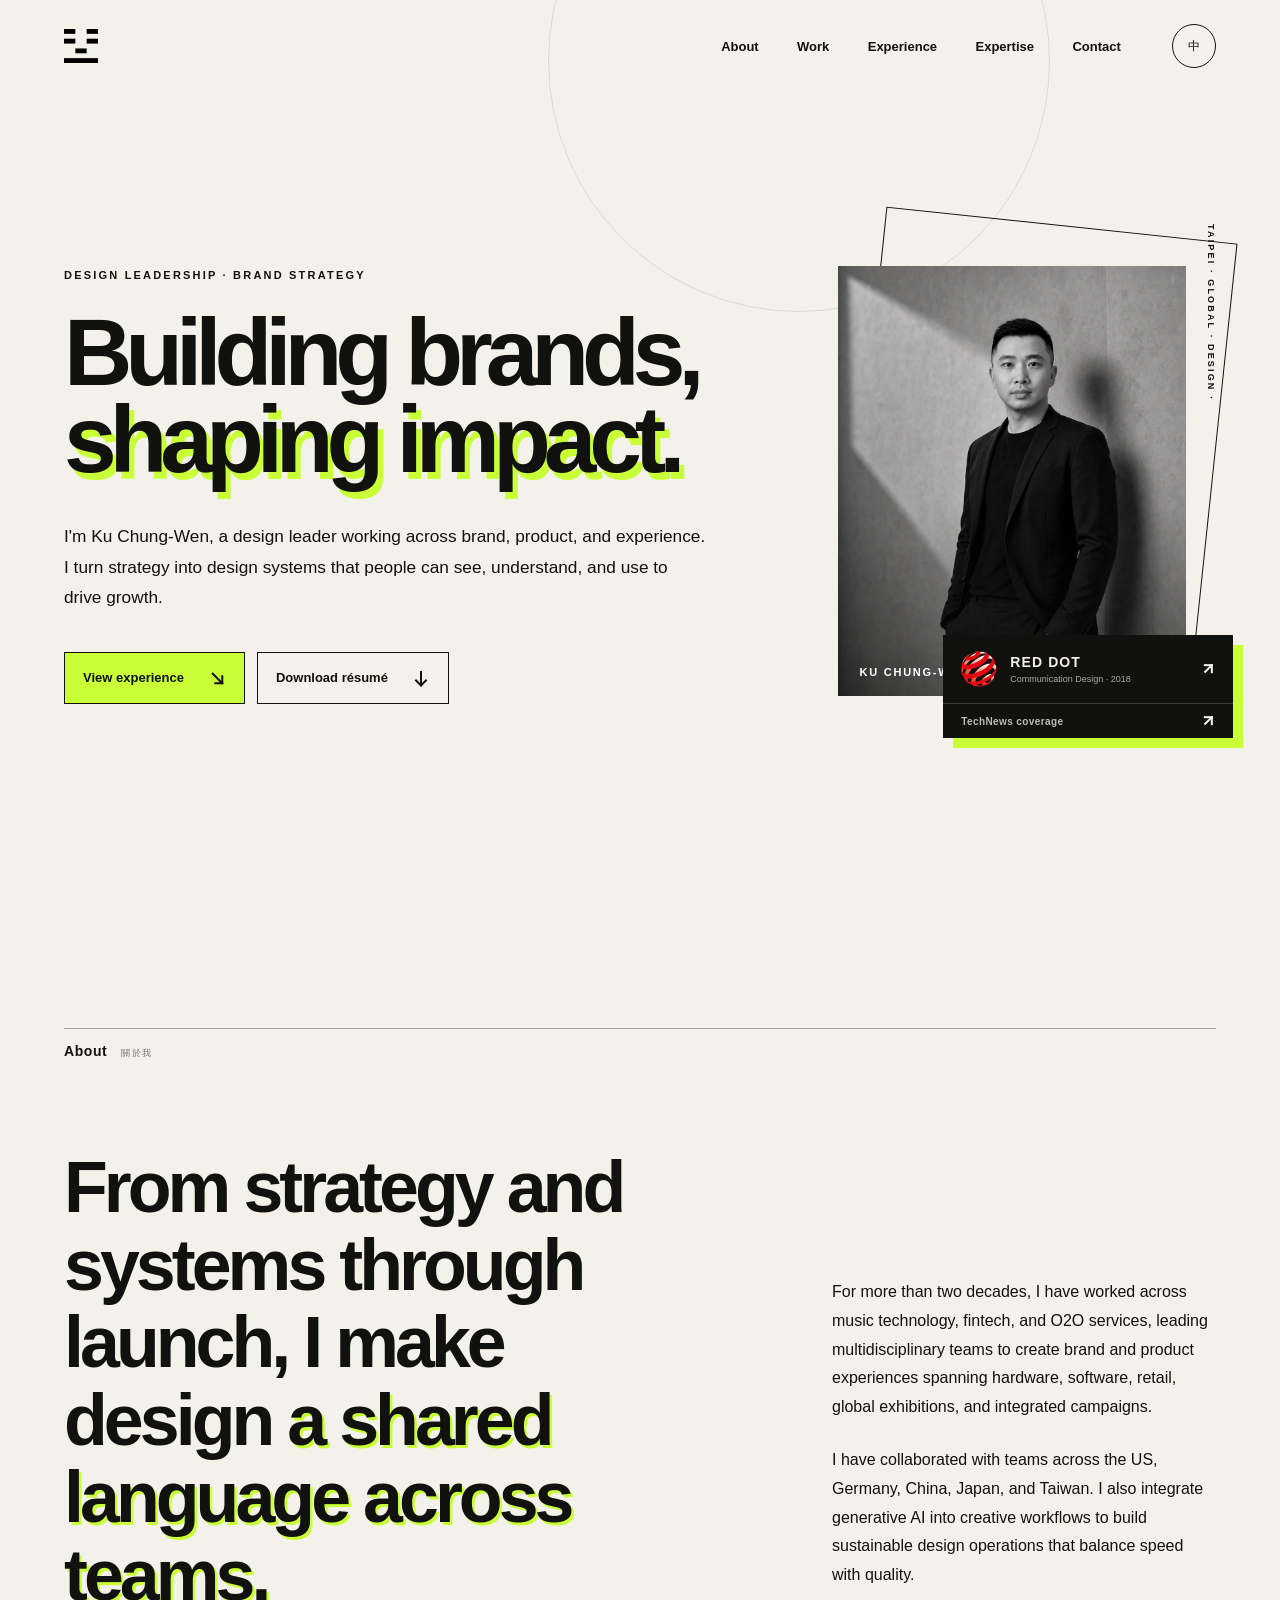
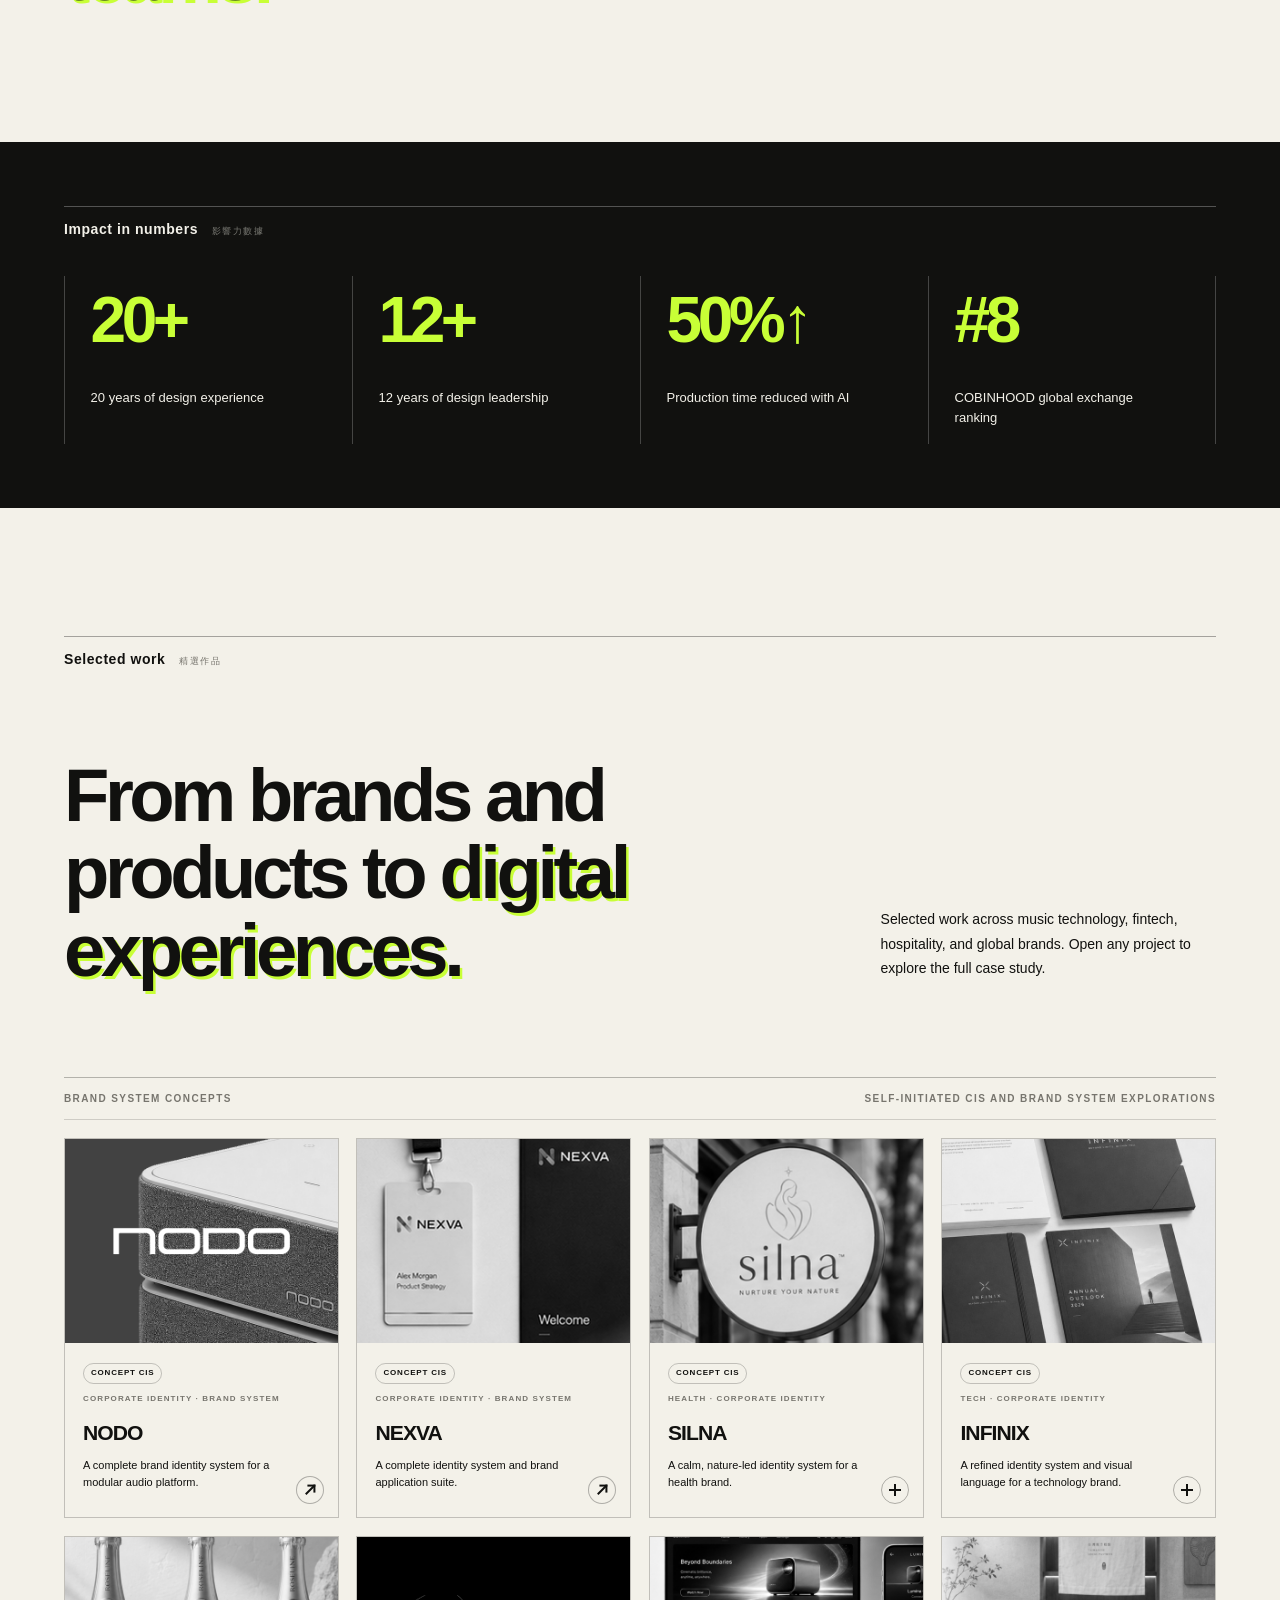
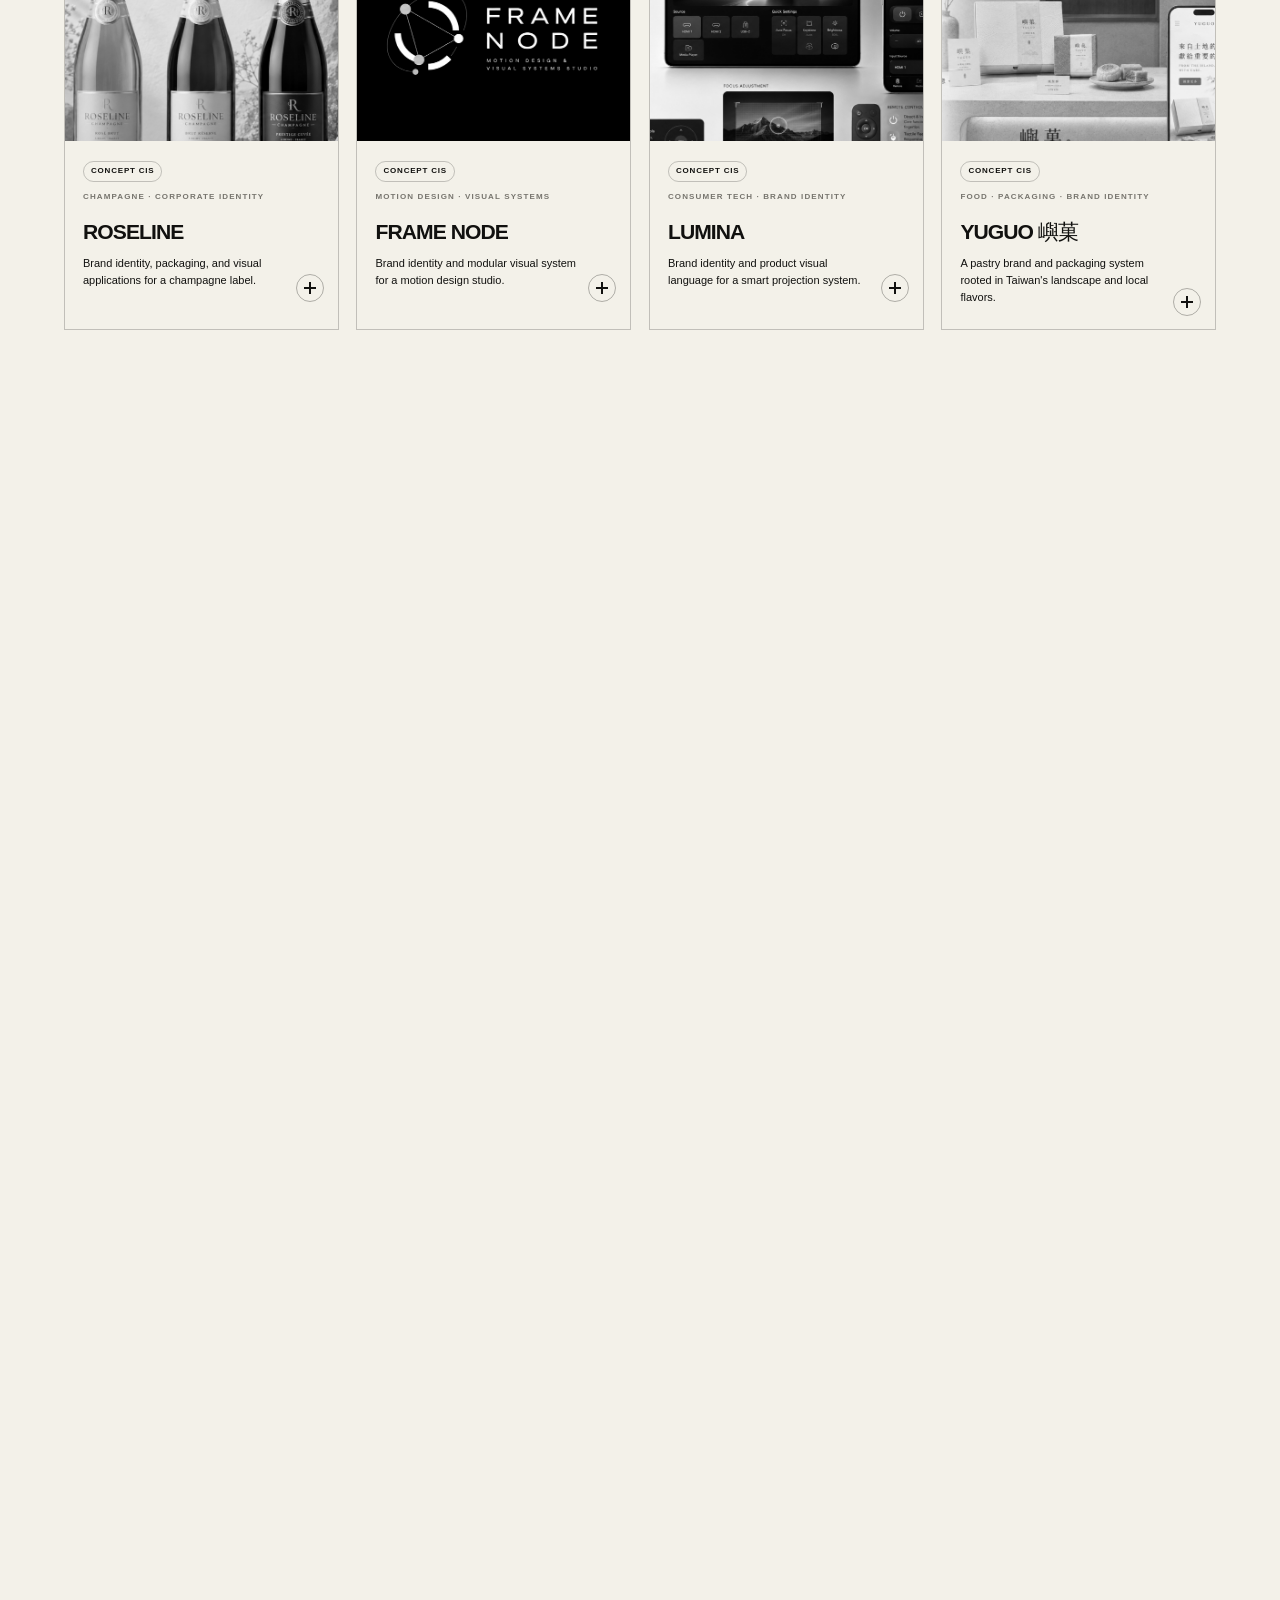
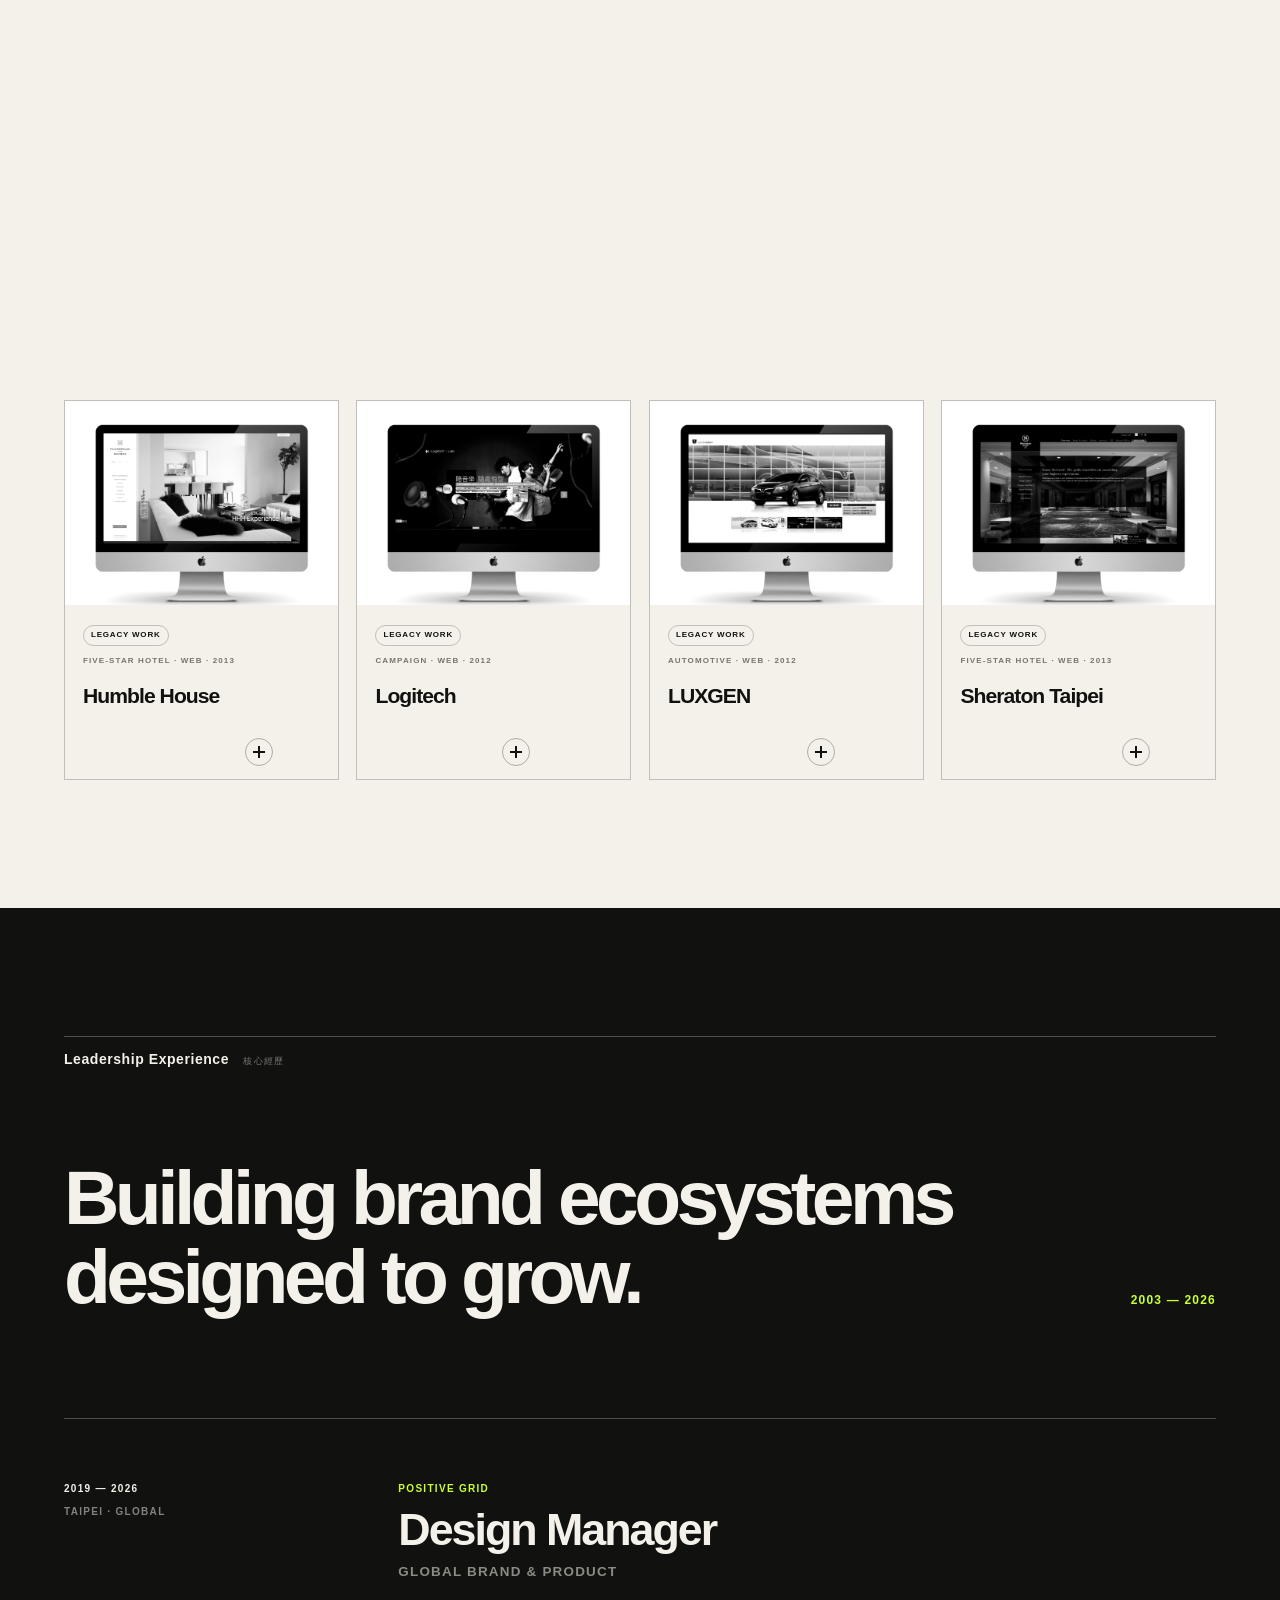
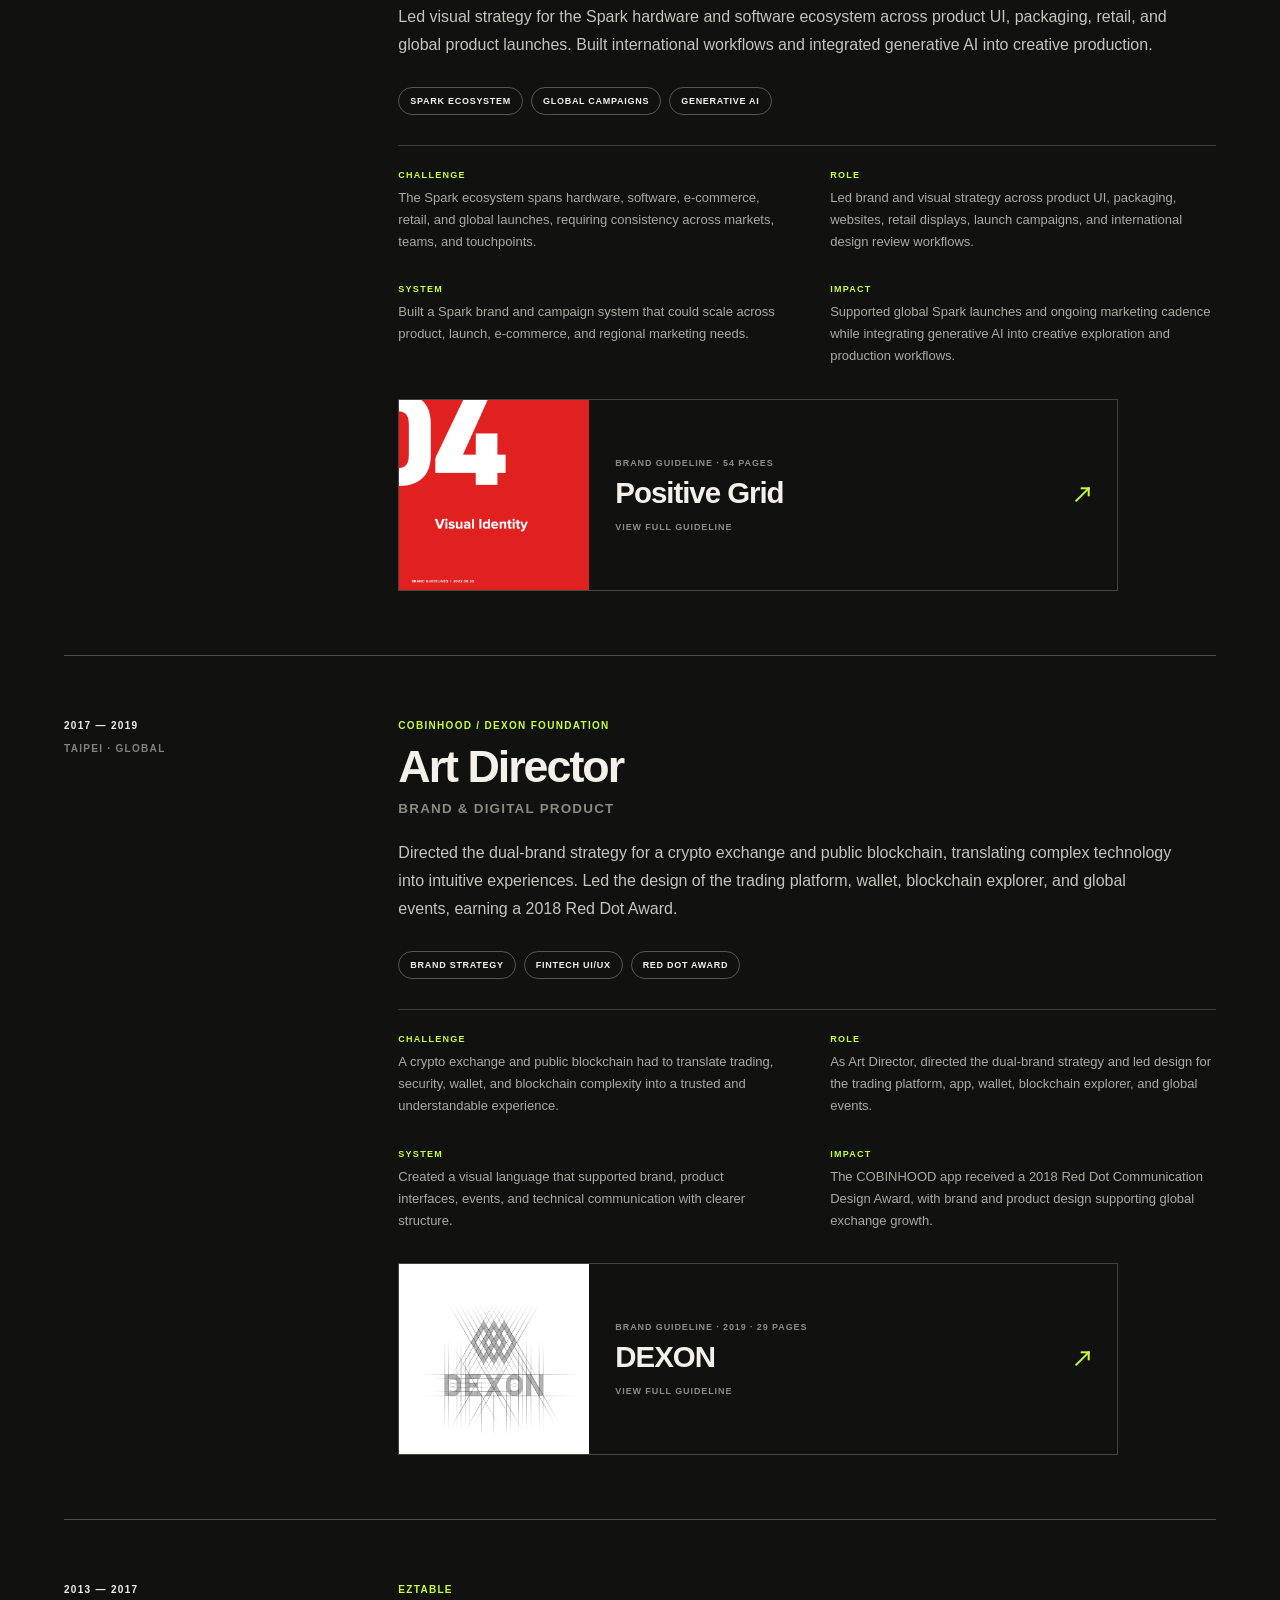
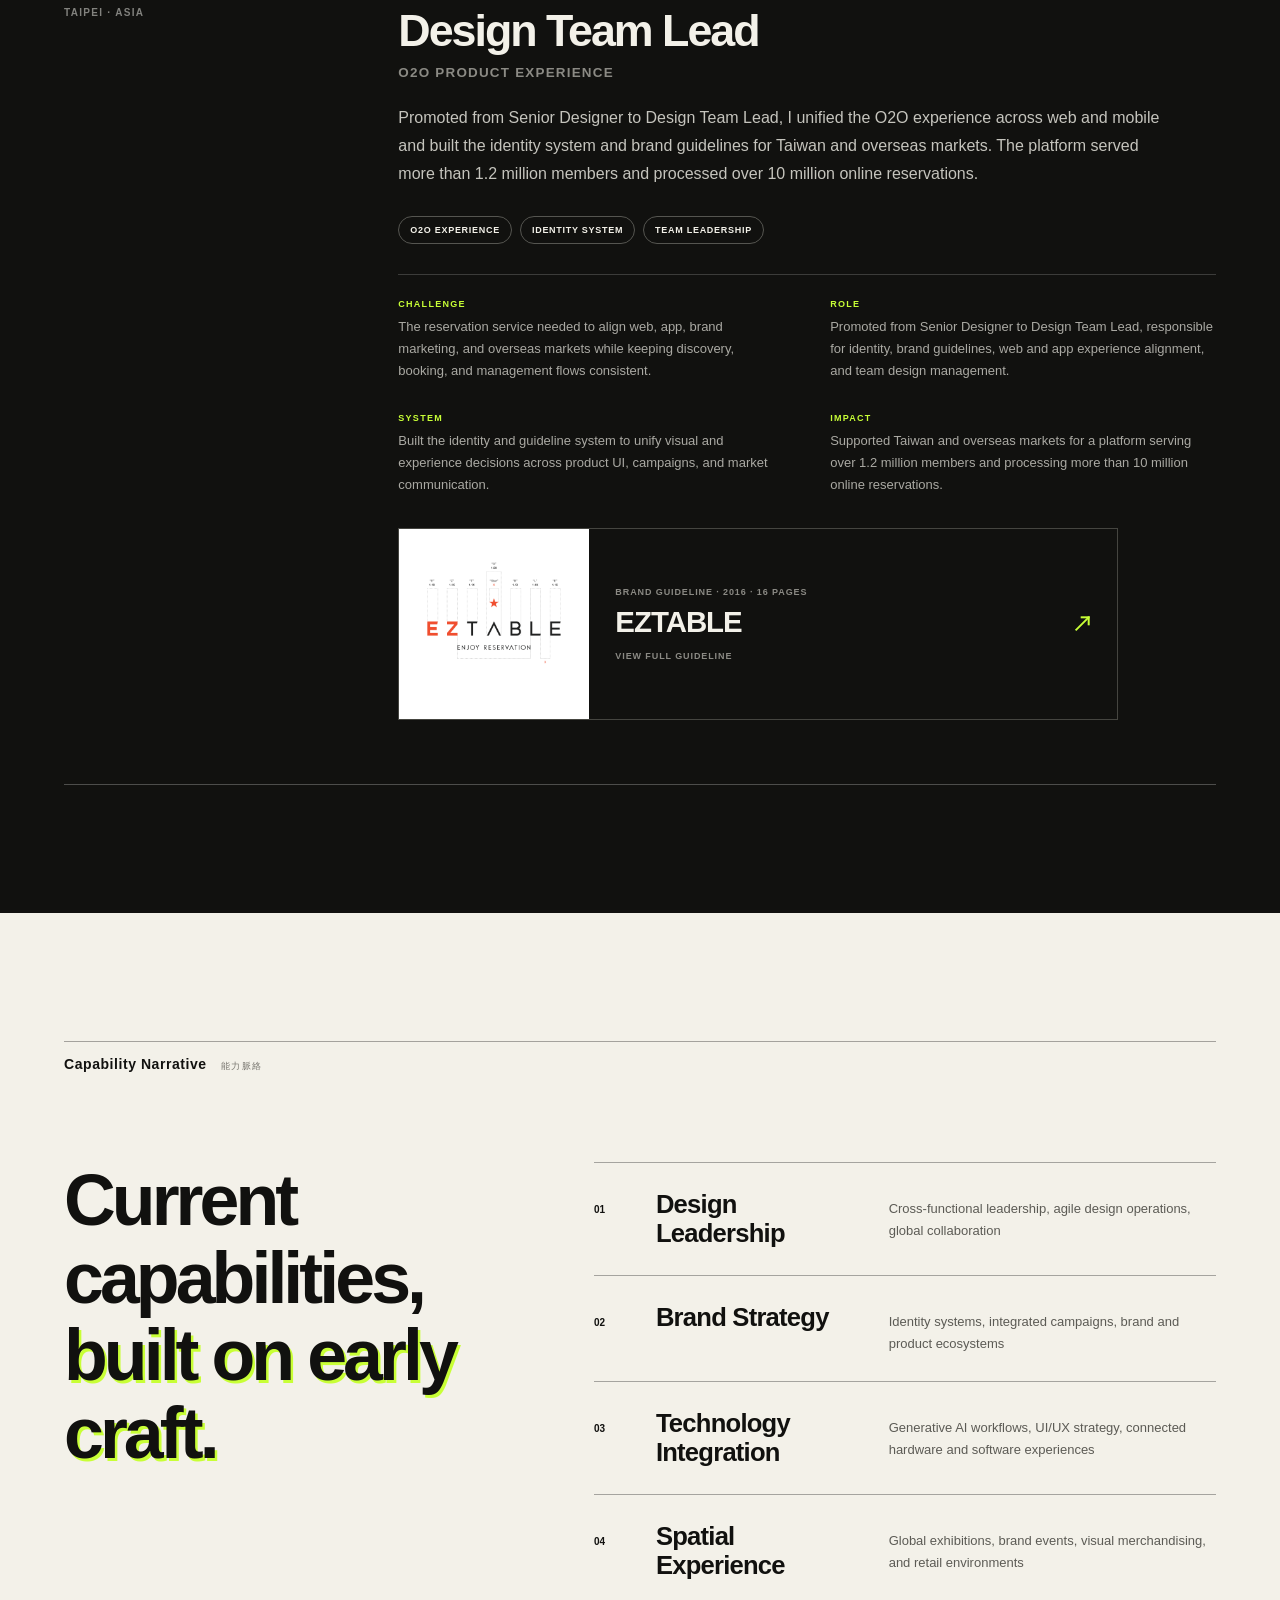
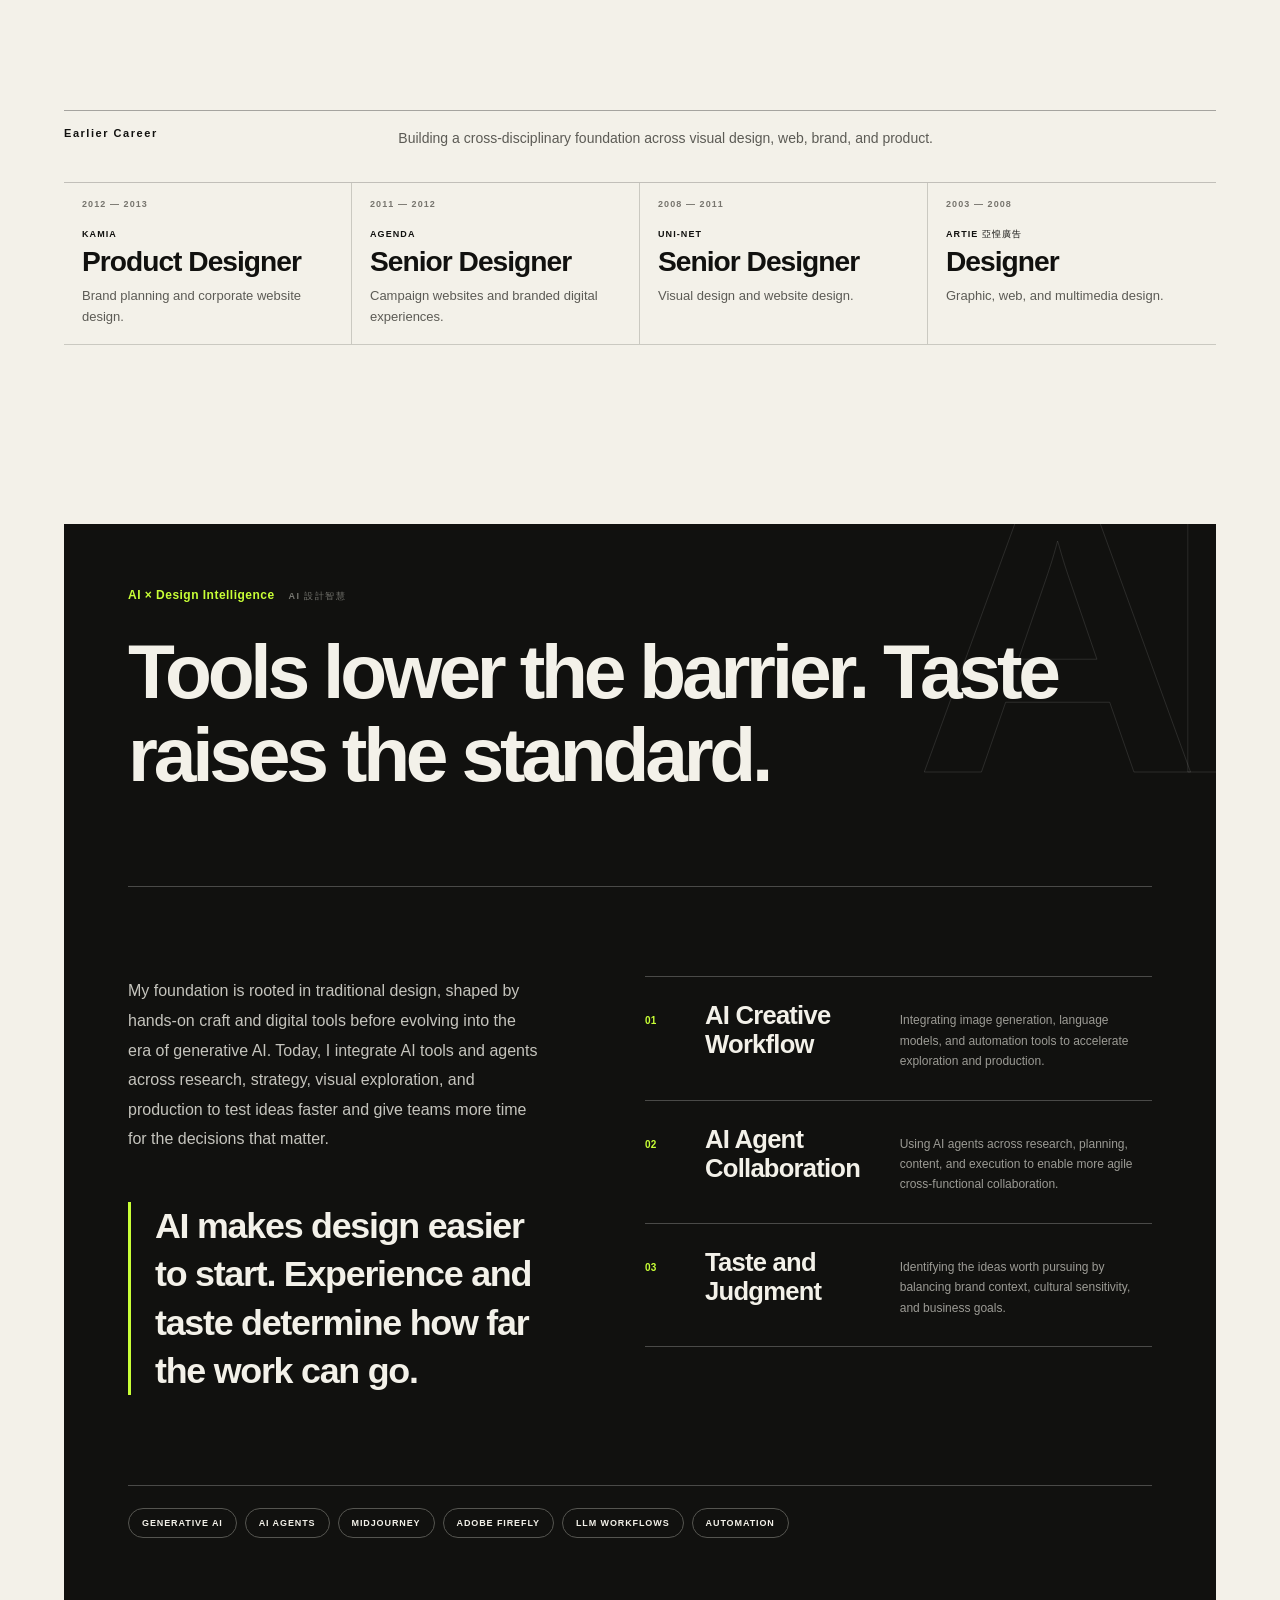
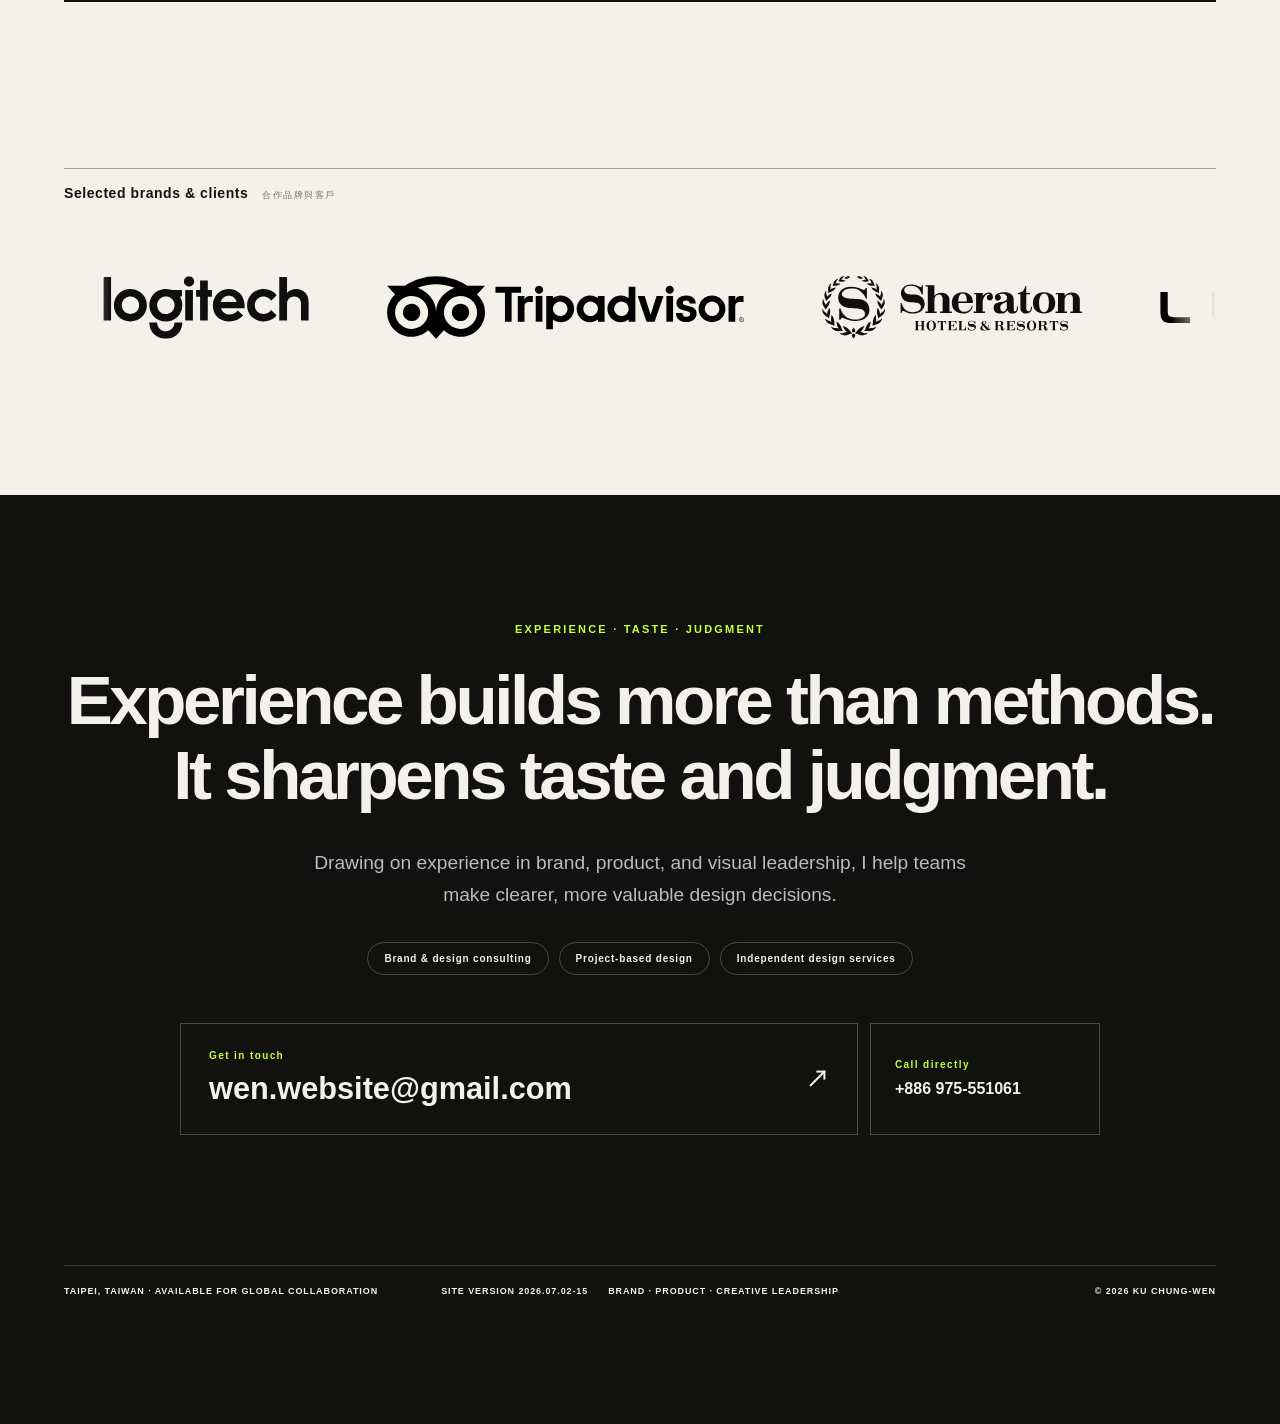
<file: index.html>
<!doctype html>
<html lang="zh-Hant">
  <head>
    <meta charset="UTF-8" />
    <meta name="viewport" content="width=device-width, initial-scale=1.0" />
    <meta
      name="description"
      content="古仲文 Ku Chung-Wen 是設計領導者，專注品牌策略、產品體驗、企業識別系統與 AI 驅動的創意營運，曾服務 Positive Grid、COBINHOOD、DEXON、EZTABLE 等科技與生活品牌。"
    />
    <meta name="author" content="Ku Chung-Wen" />
    <meta
      name="robots"
      content="index, follow, max-image-preview:large, max-snippet:-1, max-video-preview:-1"
    />
    <meta name="theme-color" content="#f3f1e9" />
    <link rel="canonical" href="https://kuchungwen.netlify.app/" />
    <link rel="alternate" hreflang="zh-Hant" href="https://kuchungwen.netlify.app/" />
    <link rel="alternate" hreflang="en" href="https://kuchungwen.netlify.app/en/" />
    <link rel="alternate" hreflang="x-default" href="https://kuchungwen.netlify.app/" />
    <meta property="og:type" content="website" />
    <meta property="og:locale" content="zh_TW" />
    <meta property="og:url" content="https://kuchungwen.netlify.app/" />
    <meta
      property="og:title"
      content="古仲文 Ku Chung-Wen | Design Leader, Brand Strategy &amp; Product Experience"
    />
    <meta
      property="og:description"
      content="Design leadership across brand systems, product ecosystems, and AI-powered creative operations for technology and lifestyle brands."
    />
    <meta
      property="og:image"
      content="https://kuchungwen.netlify.app/assets/og-kuchungwen.png"
    />
    <meta property="og:image:width" content="1200" />
    <meta property="og:image:height" content="630" />
    <meta property="og:image:alt" content="Ku Chung-Wen, design leader" />
    <meta property="og:site_name" content="Ku Chung-Wen Portfolio" />
    <meta name="twitter:card" content="summary_large_image" />
    <meta
      name="twitter:title"
      content="古仲文 Ku Chung-Wen | Design Leader"
    />
    <meta
      name="twitter:description"
      content="Brand strategy, product experience, identity systems, and AI-powered creative operations."
    />
    <meta
      name="twitter:image"
      content="https://kuchungwen.netlify.app/assets/og-kuchungwen.png"
    />
    <!-- 填入 GA4 Measurement ID（例如 G-XXXXXXXXXX）即可啟用流量紀錄。 -->
    <meta name="ga-measurement-id" content="" />
    <title>古仲文 Ku Chung-Wen | Design Leader, Brand Strategy &amp; Product Experience</title>
    <link rel="icon" href="assets/wen-favicon.svg" type="image/svg+xml" />
    <script type="application/ld+json">
      {
        "@context": "https://schema.org",
        "@graph": [
          {
            "@type": "Person",
            "@id": "https://kuchungwen.netlify.app/#person",
            "name": "Ku Chung-Wen",
            "alternateName": "古仲文",
            "jobTitle": "Design Leader",
            "url": "https://kuchungwen.netlify.app/",
            "image": "https://kuchungwen.netlify.app/assets/og-kuchungwen.png",
            "email": "mailto:wen.website@gmail.com",
            "telephone": "+886975551061",
            "address": {
              "@type": "PostalAddress",
              "addressLocality": "Taipei",
              "addressCountry": "TW"
            },
            "knowsAbout": [
              "Design Leadership",
              "Brand Strategy",
              "Corporate Identity Systems",
              "Product Experience",
              "UI/UX Strategy",
              "Creative Direction",
              "Generative AI Workflows",
              "AI Design Operations"
            ],
            "worksFor": {
              "@type": "Organization",
              "name": "Positive Grid"
            },
            "award": "Red Dot Communication Design Award 2018",
            "mainEntityOfPage": [
              {
                "@id": "https://kuchungwen.netlify.app/#profile"
              },
              {
                "@id": "https://kuchungwen.netlify.app/en/#profile"
              }
            ],
            "subjectOf": [
              {
                "@type": "DigitalDocument",
                "name": "古仲文履歷",
                "url": "https://kuchungwen.netlify.app/assets/ku-chung-wen-resume-2026-zh.pdf",
                "encodingFormat": "application/pdf",
                "inLanguage": "zh-Hant",
                "about": {
                  "@id": "https://kuchungwen.netlify.app/#person"
                }
              },
              {
                "@type": "DigitalDocument",
                "name": "Ku Chung-Wen Resume",
                "url": "https://kuchungwen.netlify.app/assets/ku-chung-wen-resume-2026-en.pdf",
                "encodingFormat": "application/pdf",
                "inLanguage": "en",
                "about": {
                  "@id": "https://kuchungwen.netlify.app/#person"
                }
              }
            ]
          },
          {
            "@type": "WebSite",
            "@id": "https://kuchungwen.netlify.app/#website",
            "url": "https://kuchungwen.netlify.app/",
            "name": "Ku Chung-Wen Portfolio",
            "inLanguage": [
              "zh-Hant",
              "en"
            ],
            "publisher": {
              "@id": "https://kuchungwen.netlify.app/#person"
            }
          },
          {
            "@type": "CollectionPage",
            "@id": "https://kuchungwen.netlify.app/#portfolio",
            "url": "https://kuchungwen.netlify.app/",
            "name": "Ku Chung-Wen Design Leadership Portfolio",
            "description": "Selected work across brand strategy, product experience, corporate identity systems, and AI-powered creative operations.",
            "inLanguage": [
              "zh-Hant",
              "en"
            ],
            "mainEntity": {
              "@type": "ItemList",
              "itemListElement": [
                {
                  "@type": "ListItem",
                  "position": 1,
                  "name": "Positive Grid Spark",
                  "url": "https://kuchungwen.netlify.app/#work"
                },
                {
                  "@type": "ListItem",
                  "position": 2,
                  "name": "COBINHOOD",
                  "url": "https://kuchungwen.netlify.app/#work"
                },
                {
                  "@type": "ListItem",
                  "position": 3,
                  "name": "EZTABLE",
                  "url": "https://kuchungwen.netlify.app/#work"
                },
                {
                  "@type": "ListItem",
                  "position": 4,
                  "name": "NODO",
                  "url": "https://kuchungwen.netlify.app/cis.html"
                },
                {
                  "@type": "ListItem",
                  "position": 5,
                  "name": "NEXVA",
                  "url": "https://kuchungwen.netlify.app/nexva.html"
                }
              ]
            },
            "about": {
              "@id": "https://kuchungwen.netlify.app/#person"
            }
          },
          {
            "@type": "ProfilePage",
            "@id": "https://kuchungwen.netlify.app/#profile",
            "url": "https://kuchungwen.netlify.app/",
            "name": "古仲文 Ku Chung-Wen｜履歷與作品集",
            "description": "古仲文 Ku Chung-Wen 是設計領導者，專注品牌策略、產品體驗、企業識別系統與 AI 驅動的創意營運，曾服務 Positive Grid、COBINHOOD、DEXON、EZTABLE 等科技與生活品牌。",
            "inLanguage": "zh-Hant",
            "mainEntity": {
              "@id": "https://kuchungwen.netlify.app/#person"
            },
            "isPartOf": {
              "@id": "https://kuchungwen.netlify.app/#website"
            },
            "relatedLink": [
              "https://kuchungwen.netlify.app/#experience",
              "https://kuchungwen.netlify.app/#expertise",
              "https://kuchungwen.netlify.app/#work"
            ],
            "workTranslation": {
              "@id": "https://kuchungwen.netlify.app/en/#profile"
            }
          }
        ]
      }
    </script>
    <link rel="stylesheet" href="styles.css?v=20260702-15" />
    <script src="script.js?v=20260702-15" defer></script>
  </head>
  <body>
    <a class="skip-link" href="#main">跳至主要內容</a>

    <header class="site-header">
      <a class="brand" href="#top" aria-label="回到首頁">
        <img src="assets/wen-favicon.svg" alt="古仲文個人標誌" />
      </a>
      <nav id="site-navigation" aria-label="主要導覽">
        <a
          href="#about"
          data-zh="關於"
          data-en="About"
          data-track="navigation_click"
          data-track-label="About"
          >關於</a
        >
        <a
          href="#work"
          data-zh="作品"
          data-en="Work"
          data-track="navigation_click"
          data-track-label="Work"
          >作品</a
        >
        <a
          href="#experience"
          data-zh="經歷"
          data-en="Experience"
          data-track="navigation_click"
          data-track-label="Experience"
          >經歷</a
        >
        <a
          href="#expertise"
          data-zh="專業"
          data-en="Expertise"
          data-track="navigation_click"
          data-track-label="Expertise"
          >專業</a
        >
        <a
          class="nav-contact"
          href="#contact"
          data-zh="聯絡"
          data-en="Contact"
          data-track="navigation_click"
          data-track-label="Contact"
          >聯絡</a
        >
        <div class="nav-contact-details">
          <p data-zh="直接聯絡" data-en="Direct contact">直接聯絡</p>
          <a
            href="mailto:wen.website@gmail.com"
            data-track="contact_click"
            data-track-label="Mobile navigation email"
          >
            <span>EMAIL</span>
            <strong>wen.website@gmail.com</strong>
          </a>
          <a
            href="tel:+886975551061"
            data-track="contact_click"
            data-track-label="Mobile navigation phone"
          >
            <span data-zh="電話" data-en="PHONE">電話</span>
            <strong>+886 975-551061</strong>
          </a>
        </div>
      </nav>
      <button class="lang-toggle" type="button" aria-label="Switch to English">
        EN
      </button>
      <button
        class="menu-toggle"
        type="button"
        aria-expanded="false"
        aria-controls="site-navigation"
        aria-label="開啟導覽選單"
      >
        <span></span>
        <span></span>
      </button>
    </header>

    <main id="main">
      <section class="hero" id="top">
        <div class="hero-copy">
          <p class="eyebrow reveal">DESIGN LEADERSHIP · BRAND STRATEGY</p>
          <h1 class="reveal">
            <span data-zh="設計品牌，" data-en="Building brands,">設計品牌，</span>
            <span class="outline" data-zh="也設計影響力。" data-en="shaping impact."
              >也設計影響力。</span
            >
          </h1>
          <p
            class="hero-intro reveal"
            data-zh="我是古仲文，一位橫跨品牌、產品與體驗的設計領導者。我將策略轉化為看得見、易理解，並能推動成長的設計系統。"
            data-en="I'm Ku Chung-Wen, a design leader working across brand, product, and experience. I turn strategy into design systems that people can see, understand, and use to drive growth."
          >
            我是古仲文，一位橫跨品牌、產品與體驗的設計領導者。我將策略轉化為看得見、易理解，並能推動成長的設計系統。
          </p>
          <div class="hero-actions reveal">
            <a
              class="button primary"
              href="#experience"
              data-track="cta_click"
              data-track-label="Hero view experience"
            >
              <span data-zh="查看經歷" data-en="View experience">查看經歷</span>
              <span class="ui-arrow ui-arrow-down-right" aria-hidden="true"></span>
            </a>
            <a
              class="button secondary"
              href="assets/ku-chung-wen-resume-2026-zh.pdf"
              download
              data-track="resume_download"
              data-track-label="Hero resume PDF"
            >
              <span data-zh="下載履歷" data-en="Download résumé">下載履歷</span>
              <span class="ui-arrow ui-arrow-down" aria-hidden="true"></span>
            </a>
          </div>
        </div>

        <div class="hero-visual reveal">
          <div class="portrait-frame">
            <img src="assets/hero-editorial-v2.png" alt="古仲文黑白形象照" />
            <span class="portrait-label">KU CHUNG-WEN</span>
          </div>
          <div class="award-card">
            <a
              class="award-card-main"
              href="https://www.red-dot.org/zh/project/cobinhood-crypto-exchange-26003"
              target="_blank"
              rel="noopener noreferrer"
              data-track="award_link_click"
              data-track-label="Hero Red Dot official project"
            >
              <img
                class="award-mark"
                src="assets/icon-reddot.svg"
                alt=""
                aria-hidden="true"
              />
              <span class="award-card-copy">
                <strong>RED DOT</strong>
                <small>Communication Design · 2018</small>
              </span>
              <span class="award-arrow ui-arrow ui-arrow-up-right" aria-hidden="true"></span>
            </a>
            <a
              class="award-card-news"
              href="https://technews.tw/2018/08/30/cobinhood-app-wins-red-dot-design-award/"
              target="_blank"
              rel="noopener noreferrer"
              data-track="award_link_click"
              data-track-label="Hero TechNews award coverage"
            >
              <span data-zh="科技新報報導" data-en="TechNews coverage"
                >科技新報報導</span
              >
              <span class="ui-arrow ui-arrow-up-right" aria-hidden="true"></span>
            </a>
          </div>
          <span class="orbit-text">TAIPEI · GLOBAL · DESIGN ·</span>
        </div>

      </section>

      <section class="about section" id="about">
        <div class="section-kicker">
          <div class="section-label">
            <strong data-zh="關於我" data-en="About">關於我</strong>
            <span data-zh="About" data-en="關於我">About</span>
          </div>
        </div>
        <div class="about-grid">
          <h2 class="reveal">
            <span
              data-zh="從策略、系統到上市，讓設計成為"
              data-en="From strategy and systems through launch, I make design"
              >從策略、系統到上市，讓設計成為</span
            ><!--
            --><span
              class="section-keyword"
              data-zh="團隊共同使用的語言。"
              data-en=" a shared language across teams."
              >團隊共同使用的語言。</span
            >
          </h2>
          <div class="about-copy reveal">
            <p
              data-zh="過去二十多年，我在音樂科技、金融科技與 O2O 服務領域，帶領跨領域團隊打造品牌與產品體驗。工作範疇涵蓋硬體、軟體、零售、國際展會與整合行銷。"
              data-en="For more than two decades, I have worked across music technology, fintech, and O2O services, leading multidisciplinary teams to create brand and product experiences spanning hardware, software, retail, global exhibitions, and integrated campaigns."
            >
              過去二十多年，我在音樂科技、金融科技與 O2O
              服務領域，帶領跨領域團隊打造品牌與產品體驗。工作範疇涵蓋硬體、軟體、零售、國際展會與整合行銷。
            </p>
            <p
              data-zh="我曾與美國、德國、中國、日本及台灣團隊跨國協作，並將生成式 AI 導入創意流程，在效率與品質之間建立可長期運作的設計營運模式。"
              data-en="I have collaborated with teams across the US, Germany, China, Japan, and Taiwan. I also integrate generative AI into creative workflows to build sustainable design operations that balance speed with quality."
            >
              我曾與美國、德國、中國、日本及台灣團隊跨國協作，並將生成式 AI
              導入創意流程，在效率與品質之間建立可長期運作的設計營運模式。
            </p>
          </div>
        </div>
      </section>

      <section class="impact section" aria-label="主要成果">
        <div class="section-kicker">
          <div class="section-label">
            <strong data-zh="影響力數據" data-en="Impact in numbers"
              >影響力數據</strong
            >
            <span data-zh="Impact in numbers" data-en="影響力數據"
              >Impact in numbers</span
            >
          </div>
        </div>
        <div class="stats">
          <article class="stat reveal">
            <strong><span class="counter" data-target="20">20</span>+</strong>
            <p
              data-zh="20 年設計實務經驗"
              data-en="20 years of design experience"
            >
              20 年設計實務經驗
            </p>
          </article>
          <article class="stat reveal">
            <strong><span class="counter" data-target="12">12</span>+</strong>
            <p
              data-zh="12 年設計領導經驗"
              data-en="12 years of design leadership"
            >
              12 年設計領導經驗
            </p>
          </article>
          <article class="stat reveal">
            <strong><span class="counter" data-target="50">50</span>%↑</strong>
            <p
              data-zh="導入 AI，製作時間縮減"
              data-en="Production time reduced with AI"
            >
              導入 AI，製作時間縮減
            </p>
          </article>
          <article class="stat reveal">
            <strong>#<span class="counter" data-target="8">8</span></strong>
            <p
              data-zh="COBINHOOD 全球交易所排名"
              data-en="COBINHOOD global exchange ranking"
            >
              COBINHOOD 全球交易所排名
            </p>
          </article>
        </div>
      </section>

      <section class="work section" id="work">
        <div class="section-kicker">
          <div class="section-label">
            <strong data-zh="精選作品" data-en="Selected work">精選作品</strong>
            <span data-zh="Selected work" data-en="精選作品">Selected work</span>
          </div>
        </div>
        <div class="work-heading">
          <h2>
            <span
              data-zh="從品牌、產品到"
              data-en="From brands and products to"
              >從品牌、產品到</span
            ><!--
            --><span
              class="section-keyword"
              data-zh="數位體驗。"
              data-en=" digital experiences."
              >數位體驗。</span
            >
          </h2>
          <p
            data-zh="精選橫跨音樂科技、金融科技、餐飲服務與國際品牌的作品。點擊專案即可瀏覽完整內容。"
            data-en="Selected work across music technology, fintech, hospitality, and global brands. Open any project to explore the full case study."
          >
            精選橫跨音樂科技、金融科技、餐飲服務與國際品牌的作品。點擊專案即可瀏覽完整內容。
          </p>
        </div>

        <div class="work-grid">
          <div class="work-category reveal">
            <p>Brand System Concepts</p>
            <span
              data-zh="品牌系統設計實驗"
              data-en="Self-initiated CIS and brand system explorations"
              >品牌系統設計實驗</span
            >
          </div>
          <article class="work-card work-card-wide cis-work-card work-link-card reveal">
            <a
              href="cis.html"
              target="_blank"
              rel="noopener"
              data-track="portfolio_link_click"
              data-track-label="NODO CIS"
            >
              <div class="work-cover">
                <img
                  src="assets/covers/cover-01-nodo.png"
                  alt="NODO 品牌識別與 CIS"
                  loading="lazy"
                />
              </div>
              <div class="work-meta">
                <div>
                  <b class="work-type">Concept CIS</b>
                  <span>CORPORATE IDENTITY · BRAND SYSTEM</span>
                  <h3>NODO <i class="ui-arrow ui-arrow-up-right" aria-hidden="true"></i></h3>
                </div>
                <p
                  data-zh="為模組化音響系統打造的完整品牌識別。"
                  data-en="A complete brand identity system for a modular audio platform."
                >
                  為模組化音響系統打造的完整品牌識別。
                </p>
              </div>
            </a>
          </article>

          <article class="work-card work-card-wide cis-work-card work-link-card reveal">
            <a
              href="nexva.html"
              target="_blank"
              rel="noopener"
              data-track="portfolio_link_click"
              data-track-label="NEXVA CIS"
            >
              <div class="work-cover">
                <img
                  src="assets/covers/cover-02-NEXVA.png"
                  alt="NEXVA 品牌識別與 CIS"
                  loading="lazy"
                />
              </div>
              <div class="work-meta">
                <div>
                  <b class="work-type">Concept CIS</b>
                  <span>CORPORATE IDENTITY · BRAND SYSTEM</span>
                  <h3>NEXVA <i class="ui-arrow ui-arrow-up-right" aria-hidden="true"></i></h3>
                </div>
                <p
                  data-zh="完整的品牌識別系統與應用設計。"
                  data-en="A complete identity system and brand application suite."
                >
                  完整的品牌識別系統與應用設計。
                </p>
              </div>
            </a>
          </article>

          <article class="work-card work-card-wide cis-work-card reveal">
            <button class="cis-card" type="button" data-cis-project="silna">
              <div class="work-cover">
                <img
                  src="assets/covers/cover-03-silna.png"
                  alt="SILNA Health 品牌識別與 CIS"
                  loading="lazy"
                />
              </div>
              <div class="work-meta">
                <div>
                  <b class="work-type">Concept CIS</b>
                  <span>HEALTH · CORPORATE IDENTITY</span>
                  <h3>SILNA <i class="ui-plus" aria-hidden="true"></i></h3>
                </div>
                <p
                  data-zh="健康品牌識別系統與視覺應用。"
                  data-en="A calm, nature-led identity system for a health brand."
                >
                  健康品牌識別系統與視覺應用。
                </p>
              </div>
            </button>
          </article>

          <article class="work-card work-card-wide cis-work-card reveal">
            <button class="cis-card" type="button" data-cis-project="infinix">
              <div class="work-cover">
                <img
                  src="assets/covers/cover-04-infinix.png"
                  alt="INFINIX 品牌識別與 CIS"
                  loading="lazy"
                />
              </div>
              <div class="work-meta">
                <div>
                  <b class="work-type">Concept CIS</b>
                  <span>TECH · CORPORATE IDENTITY</span>
                  <h3>INFINIX <i class="ui-plus" aria-hidden="true"></i></h3>
                </div>
                <p
                  data-zh="科技品牌識別系統與視覺應用。"
                  data-en="A refined identity system and visual language for a technology brand."
                >
                  科技品牌識別系統與視覺應用。
                </p>
              </div>
            </button>
          </article>

          <article class="work-card work-card-wide cis-work-card reveal">
            <button class="cis-card" type="button" data-cis-project="roseline">
              <div class="work-cover">
                <img
                  src="assets/covers/cover-05-roseline.png"
                  alt="ROSELINE Champagne 品牌識別與 CIS"
                  loading="lazy"
                />
              </div>
              <div class="work-meta">
                <div>
                  <b class="work-type">Concept CIS</b>
                  <span>CHAMPAGNE · CORPORATE IDENTITY</span>
                  <h3>ROSELINE <i class="ui-plus" aria-hidden="true"></i></h3>
                </div>
                <p
                  data-zh="香檳品牌識別、包裝與視覺應用。"
                  data-en="Brand identity, packaging, and visual applications for a champagne label."
                >
                  香檳品牌識別、包裝與視覺應用。
                </p>
              </div>
            </button>
          </article>

          <article class="work-card work-card-wide cis-work-card reveal">
            <button class="cis-card" type="button" data-cis-project="frameNode">
              <div class="work-cover">
                <img
                  src="assets/covers/cover-06-framenode.png"
                  alt="FRAME NODE 品牌識別與 CIS"
                  loading="lazy"
                />
              </div>
              <div class="work-meta">
                <div>
                  <b class="work-type">Concept CIS</b>
                  <span>MOTION DESIGN · VISUAL SYSTEMS</span>
                  <h3>FRAME NODE <i class="ui-plus" aria-hidden="true"></i></h3>
                </div>
                <p
                  data-zh="動態設計工作室的品牌識別與模組化視覺系統。"
                  data-en="Brand identity and modular visual system for a motion design studio."
                >
                  動態設計工作室的品牌識別與模組化視覺系統。
                </p>
              </div>
            </button>
          </article>

          <article class="work-card work-card-wide cis-work-card reveal">
            <button class="cis-card" type="button" data-cis-project="lumina">
              <div class="work-cover">
                <img
                  src="assets/covers/cover-07-lumina.png"
                  alt="LUMINA 智慧投影系統品牌識別"
                  loading="lazy"
                />
              </div>
              <div class="work-meta">
                <div>
                  <b class="work-type">Concept CIS</b>
                  <span>CONSUMER TECH · BRAND IDENTITY</span>
                  <h3>LUMINA <i class="ui-plus" aria-hidden="true"></i></h3>
                </div>
                <p
                  data-zh="智慧投影系統的品牌識別與產品視覺語言。"
                  data-en="Brand identity and product visual language for a smart projection system."
                >
                  智慧投影系統的品牌識別與產品視覺語言。
                </p>
              </div>
            </button>
          </article>

          <article class="work-card work-card-wide cis-work-card reveal">
            <button class="cis-card" type="button" data-cis-project="yuguo">
              <div class="work-cover">
                <img
                  src="assets/covers/cover-08-yuguo.png"
                  alt="YUGUO 嶼菓台灣地方糕點品牌識別"
                  loading="lazy"
                />
              </div>
              <div class="work-meta">
                <div>
                  <b class="work-type">Concept CIS</b>
                  <span>FOOD · PACKAGING · BRAND IDENTITY</span>
                  <h3>YUGUO 嶼菓 <i class="ui-plus" aria-hidden="true"></i></h3>
                </div>
                <p
                  data-zh="以台灣島嶼風土為核心的糕點品牌與包裝系統。"
                  data-en="A pastry brand and packaging system rooted in Taiwan's landscape and local flavors."
                >
                  以台灣島嶼風土為核心的糕點品牌與包裝系統。
                </p>
              </div>
            </button>
          </article>

          <article class="work-card work-card-wide cis-work-card reveal">
            <button class="cis-card" type="button" data-cis-project="shizuka">
              <div class="work-cover">
                <img
                  src="assets/cis/shizuka/01.jpg"
                  alt="SHIZUKA 保養品牌識別"
                  loading="lazy"
                />
              </div>
              <div class="work-meta">
                <div>
                  <b class="work-type">Concept CIS</b>
                  <span>BEAUTY · SKINCARE · BRAND IDENTITY</span>
                  <h3>SHIZUKA <i class="ui-plus" aria-hidden="true"></i></h3>
                </div>
                <p
                  data-zh="以靜謐與平衡為核心的保養品牌識別與包裝。"
                  data-en="A skincare identity and packaging system guided by quietness and balance."
                >
                  以靜謐與平衡為核心的保養品牌識別與包裝。
                </p>
              </div>
            </button>
          </article>

          <div class="work-category reveal">
            <p>Commercial Work</p>
            <span
              data-zh="真實品牌、產品與全球上市工作"
              data-en="Real brand, product, and global launch work"
              >真實品牌、產品與全球上市工作</span
            >
          </div>

          <article class="work-card work-card-wide gallery-work-card reveal">
            <button class="cis-card" type="button" data-cis-project="biasX">
              <div class="work-cover">
              <img
                src="assets/covers/cover-BIAS X.png"
                alt="BIAS X AI 音色產品品牌視覺"
                loading="lazy"
              />
              </div>
              <div class="work-meta">
                <div>
                  <b class="work-type work-type-commercial">Commercial Work</b>
                  <span>POSITIVE GRID · AI CREATIVE</span>
                  <h3>BIAS X</h3>
                </div>
                <p data-zh="AI 音色產品的品牌語言與全球行銷視覺。" data-en="Brand language and global campaign visuals for an AI-powered guitar tone product.">AI 音色產品的品牌語言與全球行銷視覺。</p>
                <dl class="case-points">
                  <div><dt>Role</dt><dd data-zh="創意方向、品牌語言與上市素材。" data-en="Creative direction, brand language, and launch assets.">創意方向、品牌語言與上市素材。</dd></div>
                  <div><dt>Impact</dt><dd data-zh="將 AI 技術轉化為更容易被理解的產品敘事。" data-en="Turned AI technology into a clearer product story.">將 AI 技術轉化為更容易被理解的產品敘事。</dd></div>
                </dl>
                <i class="ui-plus" aria-hidden="true"></i>
              </div>
            </button>
          </article>

          <article class="work-card work-card-wide gallery-work-card reveal">
            <button class="cis-card" type="button" data-cis-project="spark">
              <div class="work-cover">
                <img src="assets/covers/cover-Spark-web.jpg" alt="Positive Grid Spark 品牌與行銷設計" loading="lazy" />
              </div>
              <div class="work-meta">
                <div><b class="work-type work-type-commercial">Commercial Work</b><span>POSITIVE GRID · GLOBAL CAMPAIGN</span><h3>Spark</h3></div>
                <p data-zh="全球暢銷智慧吉他音箱的品牌活動與零售端溝通設計。" data-en="Global campaigns and retail communications for a best-selling smart guitar amp.">全球暢銷智慧吉他音箱的品牌活動與零售端溝通設計。</p>
                <dl class="case-points">
                  <div><dt>Role</dt><dd data-zh="串聯產品、包裝、電商、零售與全球活動。" data-en="Connected product, packaging, e-commerce, retail, and global campaigns.">串聯產品、包裝、電商、零售與全球活動。</dd></div>
                  <div><dt>System</dt><dd data-zh="建立可跨市場延展的 Spark 視覺系統。" data-en="Built a scalable Spark visual system across markets.">建立可跨市場延展的 Spark 視覺系統。</dd></div>
                </dl>
                <i class="ui-plus" aria-hidden="true"></i>
              </div>
            </button>
          </article>

          <article class="work-card work-card-wide cis-work-card reveal">
            <button class="cis-card" type="button" data-cis-project="cobinhoodCis">
              <div class="work-cover">
                <img
                  src="assets/cis/cobinhood/01.jpg"
                  alt="COBINHOOD 品牌識別與 CIS"
                  loading="lazy"
                />
              </div>
              <div class="work-meta">
                <div>
                  <b class="work-type work-type-commercial">Commercial Work</b>
                  <span>FINTECH · CORPORATE IDENTITY</span>
                  <h3>COBINHOOD CIS <i class="ui-plus" aria-hidden="true"></i></h3>
                </div>
                <p
                  data-zh="虛擬貨幣交易所的品牌識別與數位產品視覺系統。"
                  data-en="Brand identity and digital product visual system for a crypto exchange."
                >
                  虛擬貨幣交易所的品牌識別與數位產品視覺系統。
                </p>
                <dl class="case-points">
                  <div><dt>Challenge</dt><dd data-zh="把複雜金融科技轉譯為可信任、可理解的品牌體驗。" data-en="Translated complex fintech into a trusted, understandable brand experience.">把複雜金融科技轉譯為可信任、可理解的品牌體驗。</dd></div>
                  <div><dt>System</dt><dd data-zh="建立交易所與數位產品共用的視覺語言。" data-en="Built a shared visual language for the exchange and digital products.">建立交易所與數位產品共用的視覺語言。</dd></div>
                </dl>
              </div>
            </button>
          </article>

          <div class="work-category reveal">
            <p>Product / UI Experience</p>
            <span
              data-zh="實際上線產品、介面與服務體驗"
              data-en="Shipped product, interface, and service experience work"
              >實際上線產品、介面與服務體驗</span
            >
          </div>

          <article class="work-card gallery-work-card reveal">
            <button class="cis-card" type="button" data-cis-project="cobinhoodApp">
              <div class="work-cover">
                <img src="assets/portfolio/portfolio-cobinhood-02.jpg" alt="COBINHOOD 虛擬貨幣交易所 App 介面" loading="lazy" />
              </div>
              <div class="work-meta">
                <div><b class="work-type work-type-commercial">Commercial Work</b><span>FINTECH · PRODUCT DESIGN · 2018</span><h3>COBINHOOD App</h3></div>
                <p data-zh="交易、資產與安全狀態的行動產品體驗。" data-en="Mobile experience for trading, assets, and security states.">交易、資產與安全狀態的行動產品體驗。</p>
                <dl class="case-points">
                  <div><dt>Impact</dt><dd data-zh="獲 2018 Red Dot Communication Design Award。" data-en="Received a 2018 Red Dot Communication Design Award.">獲 2018 Red Dot Communication Design Award。</dd></div>
                </dl>
                <i class="ui-plus" aria-hidden="true"></i>
              </div>
            </button>
          </article>

          <article class="work-card gallery-work-card reveal">
            <button class="cis-card" type="button" data-cis-project="dexon">
              <div class="work-cover">
                <img src="assets/portfolio/portfolio-dexon-02.jpg" alt="DEXON Wallet 行動介面" loading="lazy" />
              </div>
              <div class="work-meta">
                <div><b class="work-type work-type-commercial">Commercial Work</b><span>BLOCKCHAIN · PRODUCT DESIGN · 2019</span><h3>DEXON Wallet</h3></div>
                <p data-zh="公鏈錢包與資產管理的行動介面。" data-en="Mobile interface for blockchain wallet and asset management.">公鏈錢包與資產管理的行動介面。</p>
                <i class="ui-plus" aria-hidden="true"></i>
              </div>
            </button>
          </article>

          <article class="work-card gallery-work-card reveal">
            <button class="cis-card" type="button" data-cis-project="eztable">
              <div class="work-cover">
                <img src="assets/portfolio/portfolio-eztable-02.jpg" alt="EZTABLE 餐廳訂位 App 介面" loading="lazy" />
              </div>
              <div class="work-meta">
                <div><b class="work-type work-type-commercial">Commercial Work</b><span>O2O · PRODUCT DESIGN · 2016</span><h3>EZTABLE</h3></div>
                <p data-zh="跨網站與 App 的餐廳訂位體驗與品牌系統。" data-en="Reservation experience and identity across web and app.">跨網站與 App 的餐廳訂位體驗與品牌系統。</p>
                <dl class="case-points">
                  <div><dt>Impact</dt><dd data-zh="支援 120 萬會員與 1,000 萬筆線上訂位。" data-en="Supported 1.2M members and 10M online reservations.">支援 120 萬會員與 1,000 萬筆線上訂位。</dd></div>
                </dl>
                <i class="ui-plus" aria-hidden="true"></i>
              </div>
            </button>
          </article>

          <div class="work-category reveal">
            <p>Legacy Digital Work</p>
            <span
              data-zh="早期網站、活動與品牌數位設計"
              data-en="Earlier web, campaign, and branded digital work"
              >早期網站、活動與品牌數位設計</span
            >
          </div>

          <article class="work-card gallery-work-card reveal">
            <button class="cis-card" type="button" data-cis-project="humbleHouse">
              <div class="work-cover">
                <img src="assets/portfolio/portfolio-humble-house-01.jpg" alt="寒舍艾美酒店網站設計" loading="lazy" />
              </div>
              <div class="work-meta">
                <div>
                  <b class="work-type">Legacy Work</b>
                  <span
                    data-zh="五星飯店 · 網站設計 · 2013"
                    data-en="FIVE-STAR HOTEL · WEB · 2013"
                  >五星飯店 · 網站設計 · 2013</span>
                  <h3>Humble House</h3>
                </div>
                <i class="ui-plus" aria-hidden="true"></i>
              </div>
            </button>
          </article>

          <article class="work-card gallery-work-card reveal">
            <button class="cis-card" type="button" data-cis-project="logitech">
              <div class="work-cover">
                <img src="assets/portfolio/portfolio-logitech-01.jpg" alt="Logitech 台灣活動網站設計" loading="lazy" />
              </div>
              <div class="work-meta">
                <div><b class="work-type">Legacy Work</b><span>CAMPAIGN · WEB · 2012</span><h3>Logitech</h3></div>
                <i class="ui-plus" aria-hidden="true"></i>
              </div>
            </button>
          </article>

          <article class="work-card gallery-work-card reveal">
            <button class="cis-card" type="button" data-cis-project="luxgen">
              <div class="work-cover">
                <img src="assets/portfolio/portfolio-luxgen-01.jpg" alt="LUXGEN 品牌網站設計" loading="lazy" />
              </div>
              <div class="work-meta">
                <div>
                  <b class="work-type">Legacy Work</b>
                  <span
                    data-zh="汽車產業 · 網站設計 · 2012"
                    data-en="AUTOMOTIVE · WEB · 2012"
                  >汽車產業 · 網站設計 · 2012</span>
                  <h3>LUXGEN</h3>
                </div>
                <i class="ui-plus" aria-hidden="true"></i>
              </div>
            </button>
          </article>

          <article class="work-card gallery-work-card reveal">
            <button class="cis-card" type="button" data-cis-project="sheraton">
              <div class="work-cover">
                <img src="assets/portfolio/portfolio-sheraton-01.jpg" alt="台北喜來登飯店網站設計" loading="lazy" />
              </div>
              <div class="work-meta">
                <div>
                  <b class="work-type">Legacy Work</b>
                  <span
                    data-zh="五星飯店 · 網站設計 · 2013"
                    data-en="FIVE-STAR HOTEL · WEB · 2013"
                  >五星飯店 · 網站設計 · 2013</span>
                  <h3>Sheraton Taipei</h3>
                </div>
                <i class="ui-plus" aria-hidden="true"></i>
              </div>
            </button>
          </article>
        </div>
      </section>

      <section class="experience section dark" id="experience">
        <div class="section-kicker light">
          <div class="section-label">
            <strong data-zh="核心經歷" data-en="Leadership Experience"
              >核心經歷</strong
            >
            <span data-zh="Leadership Experience" data-en="核心經歷"
              >Leadership Experience</span
            >
          </div>
        </div>
        <div class="experience-heading">
          <h2 data-zh="建立能持續成長的品牌生態。" data-en="Building brand ecosystems designed to grow."
            >建立能持續成長的品牌生態。</h2
          >
          <p>2003 — 2026</p>
        </div>

        <div class="timeline">
          <article class="role reveal">
            <div class="role-meta">
              <p>2019 — 2026</p>
              <span>TAIPEI · GLOBAL</span>
            </div>
            <div class="role-main">
              <p class="company">POSITIVE GRID</p>
              <h3>
                Design Manager
                <span class="role-focus">Global Brand &amp; Product</span>
              </h3>
              <p
                data-zh="主導 Spark 軟硬體產品生態的視覺策略，串聯產品介面、包裝、零售與全球上市活動。建立跨國協作流程，並將生成式 AI 導入創意製作。"
                data-en="Led visual strategy for the Spark hardware and software ecosystem across product UI, packaging, retail, and global product launches. Built international workflows and integrated generative AI into creative production."
              >
                主導 Spark
                軟硬體產品生態的視覺策略，串聯產品介面、包裝、零售與全球上市活動。建立跨國協作流程，並將生成式
                AI 導入創意製作。
              </p>
              <div class="tags">
                <span>SPARK ECOSYSTEM</span><span>GLOBAL CAMPAIGNS</span
                ><span>GENERATIVE AI</span>
              </div>
              <dl class="experience-case-grid">
                <div>
                  <dt>Challenge</dt>
                  <dd
                    data-zh="Spark 產品生態橫跨硬體、軟體、電商、零售與全球上市活動，需要在多市場、多團隊、多接觸點中維持一致。"
                    data-en="The Spark ecosystem spans hardware, software, e-commerce, retail, and global launches, requiring consistency across markets, teams, and touchpoints."
                  >
                    Spark 產品生態橫跨硬體、軟體、電商、零售與全球上市活動，需要在多市場、多團隊、多接觸點中維持一致。
                  </dd>
                </div>
                <div>
                  <dt>Role</dt>
                  <dd
                    data-zh="主導品牌與視覺策略，串聯產品 UI、包裝、網站、零售陳列、上市活動與跨國設計審核流程。"
                    data-en="Led brand and visual strategy across product UI, packaging, websites, retail displays, launch campaigns, and international design review workflows."
                  >
                    主導品牌與視覺策略，串聯產品 UI、包裝、網站、零售陳列、上市活動與跨國設計審核流程。
                  </dd>
                </div>
                <div>
                  <dt>System</dt>
                  <dd
                    data-zh="建立 Spark 品牌與行銷視覺系統，讓素材能在產品、活動、電商與不同市場中延展使用。"
                    data-en="Built a Spark brand and campaign system that could scale across product, launch, e-commerce, and regional marketing needs."
                  >
                    建立 Spark 品牌與行銷視覺系統，讓素材能在產品、活動、電商與不同市場中延展使用。
                  </dd>
                </div>
                <div>
                  <dt>Impact</dt>
                  <dd
                    data-zh="支援全球 Spark 產品上市與長期行銷節奏，並將生成式 AI 導入創意探索與製作流程，提高跨團隊產出效率。"
                    data-en="Supported global Spark launches and ongoing marketing cadence while integrating generative AI into creative exploration and production workflows."
                  >
                    支援全球 Spark 產品上市與長期行銷節奏，並將生成式 AI 導入創意探索與製作流程，提高跨團隊產出效率。
                  </dd>
                </div>
              </dl>
              <a
                class="brand-guide-card"
                href="assets/brand-guides/positive-grid-brand-guideline.pdf"
                target="_blank"
                rel="noopener noreferrer"
                data-track="brand_guide_click"
                data-track-label="Positive Grid Brand Guideline"
              >
                <span class="brand-guide-cover">
                  <img
                    src="assets/covers/cover-PDF-positivegrid.png"
                    alt="Positive Grid Brand Guideline 封面"
                    loading="lazy"
                  />
                </span>
                <span class="brand-guide-info">
                  <small data-zh="品牌規範 · 54 頁" data-en="Brand guideline · 54 pages"
                    >品牌規範 · 54 頁</small
                  >
                  <strong>Positive Grid</strong>
                  <span data-zh="查看完整規範" data-en="View full guideline"
                    >查看完整規範</span
                  >
                </span>
                <i class="ui-arrow ui-arrow-up-right" aria-hidden="true"></i>
              </a>
            </div>
          </article>

          <article class="role reveal">
            <div class="role-meta">
              <p>2017 — 2019</p>
              <span>TAIPEI · GLOBAL</span>
            </div>
            <div class="role-main">
              <p class="company">COBINHOOD / DEXON FOUNDATION</p>
              <h3>
                Art Director
                <span class="role-focus">Brand &amp; Digital Product</span>
              </h3>
              <p
                data-zh="統籌加密貨幣交易所與公鏈的雙品牌策略，將複雜技術轉譯為直觀體驗。主導交易平台、錢包、區塊鏈瀏覽器與國際活動設計，並榮獲 2018 紅點傳達設計獎。"
                data-en="Directed the dual-brand strategy for a crypto exchange and public blockchain, translating complex technology into intuitive experiences. Led the design of the trading platform, wallet, blockchain explorer, and global events, earning a 2018 Red Dot Award."
              >
                統籌加密貨幣交易所與公鏈的雙品牌策略，將複雜技術轉譯為直觀體驗。主導交易平台、錢包、區塊鏈瀏覽器與國際活動設計，並榮獲
                2018 紅點傳達設計獎。
              </p>
              <div class="tags">
                <span>BRAND STRATEGY</span><span>FINTECH UI/UX</span
                ><span>RED DOT AWARD</span>
              </div>
              <dl class="experience-case-grid">
                <div>
                  <dt>Challenge</dt>
                  <dd
                    data-zh="加密貨幣交易所與公鏈技術門檻高，需要把交易、安全、錢包與區塊鏈產品轉譯成可信任且容易理解的體驗。"
                    data-en="A crypto exchange and public blockchain had to translate trading, security, wallet, and blockchain complexity into a trusted and understandable experience."
                  >
                    加密貨幣交易所與公鏈技術門檻高，需要把交易、安全、錢包與區塊鏈產品轉譯成可信任且容易理解的體驗。
                  </dd>
                </div>
                <div>
                  <dt>Role</dt>
                  <dd
                    data-zh="擔任 Art Director，統籌雙品牌策略，主導交易平台、App、錢包、區塊鏈瀏覽器與國際活動設計。"
                    data-en="As Art Director, directed the dual-brand strategy and led design for the trading platform, app, wallet, blockchain explorer, and global events."
                  >
                    擔任 Art Director，統籌雙品牌策略，主導交易平台、App、錢包、區塊鏈瀏覽器與國際活動設計。
                  </dd>
                </div>
                <div>
                  <dt>System</dt>
                  <dd
                    data-zh="建立可同時支撐品牌、產品介面、活動與技術溝通的視覺語言，讓艱深內容更有結構。"
                    data-en="Created a visual language that supported brand, product interfaces, events, and technical communication with clearer structure."
                  >
                    建立可同時支撐品牌、產品介面、活動與技術溝通的視覺語言，讓艱深內容更有結構。
                  </dd>
                </div>
                <div>
                  <dt>Impact</dt>
                  <dd
                    data-zh="COBINHOOD App 獲 2018 Red Dot Communication Design Award，品牌與產品設計支援全球交易所成長。"
                    data-en="The COBINHOOD app received a 2018 Red Dot Communication Design Award, with brand and product design supporting global exchange growth."
                  >
                    COBINHOOD App 獲 2018 Red Dot Communication Design Award，品牌與產品設計支援全球交易所成長。
                  </dd>
                </div>
              </dl>
              <a
                class="brand-guide-card"
                href="assets/brand-guides/dexon-brand-guideline-2019.pdf"
                target="_blank"
                rel="noopener noreferrer"
                data-track="brand_guide_click"
                data-track-label="DEXON Brand Guideline 2019"
              >
                <span class="brand-guide-cover">
                  <img
                    src="assets/covers/cover-PDF-DEXON.png"
                    alt="DEXON Brand Guideline 2019 封面"
                    loading="lazy"
                  />
                </span>
                <span class="brand-guide-info">
                  <small data-zh="品牌規範 · 2019 · 29 頁" data-en="Brand guideline · 2019 · 29 pages"
                    >品牌規範 · 2019 · 29 頁</small
                  >
                  <strong>DEXON</strong>
                  <span data-zh="查看完整規範" data-en="View full guideline"
                    >查看完整規範</span
                  >
                </span>
                <i class="ui-arrow ui-arrow-up-right" aria-hidden="true"></i>
              </a>
            </div>
          </article>

          <article class="role reveal">
            <div class="role-meta">
              <p>2013 — 2017</p>
              <span>TAIPEI · ASIA</span>
            </div>
            <div class="role-main">
              <p class="company">EZTABLE</p>
              <h3>
                Design Team Lead
                <span class="role-focus">O2O Product Experience</span>
              </h3>
              <p
                data-zh="由 Senior Designer 晉升為 Design Team Lead，整合網站與行動裝置的 O2O 體驗，建立企業識別與品牌規範，支援台灣及海外市場。平台服務超過 120 萬名會員，累積超過 1,000 萬筆線上訂位。"
                data-en="Promoted from Senior Designer to Design Team Lead, I unified the O2O experience across web and mobile and built the identity system and brand guidelines for Taiwan and overseas markets. The platform served more than 1.2 million members and processed over 10 million online reservations."
              >
                由 Senior Designer 晉升為 Design Team Lead，整合網站與行動裝置的 O2O
                體驗，建立企業識別與品牌規範，支援台灣及海外市場。平台服務超過 120
                萬名會員，累積超過 1,000 萬筆線上訂位。
              </p>
              <div class="tags">
                <span>O2O EXPERIENCE</span><span>IDENTITY SYSTEM</span
                ><span>TEAM LEADERSHIP</span>
              </div>
              <dl class="experience-case-grid">
                <div>
                  <dt>Challenge</dt>
                  <dd
                    data-zh="餐廳訂位服務需要同時支援網站、App、品牌行銷與海外市場，並讓使用者在探索、預訂與管理流程中保持一致體驗。"
                    data-en="The reservation service needed to align web, app, brand marketing, and overseas markets while keeping discovery, booking, and management flows consistent."
                  >
                    餐廳訂位服務需要同時支援網站、App、品牌行銷與海外市場，並讓使用者在探索、預訂與管理流程中保持一致體驗。
                  </dd>
                </div>
                <div>
                  <dt>Role</dt>
                  <dd
                    data-zh="由 Senior Designer 晉升 Design Team Lead，負責企業識別、品牌規範、網站與 App 體驗整合，以及團隊設計管理。"
                    data-en="Promoted from Senior Designer to Design Team Lead, responsible for identity, brand guidelines, web and app experience alignment, and team design management."
                  >
                    由 Senior Designer 晉升 Design Team Lead，負責企業識別、品牌規範、網站與 App 體驗整合，以及團隊設計管理。
                  </dd>
                </div>
                <div>
                  <dt>System</dt>
                  <dd
                    data-zh="建立品牌識別與規範，統一 O2O 服務在產品介面、行銷活動與跨市場溝通中的視覺與體驗。"
                    data-en="Built the identity and guideline system to unify visual and experience decisions across product UI, campaigns, and market communication."
                  >
                    建立品牌識別與規範，統一 O2O 服務在產品介面、行銷活動與跨市場溝通中的視覺與體驗。
                  </dd>
                </div>
                <div>
                  <dt>Impact</dt>
                  <dd
                    data-zh="支援台灣與海外市場，平台服務超過 120 萬會員並累積超過 1,000 萬筆線上訂位。"
                    data-en="Supported Taiwan and overseas markets for a platform serving over 1.2 million members and processing more than 10 million online reservations."
                  >
                    支援台灣與海外市場，平台服務超過 120 萬會員並累積超過 1,000 萬筆線上訂位。
                  </dd>
                </div>
              </dl>
              <a
                class="brand-guide-card"
                href="assets/brand-guides/eztable-brand-guideline-2016.pdf"
                target="_blank"
                rel="noopener noreferrer"
                data-track="brand_guide_click"
                data-track-label="EZTABLE Brand Guideline 2016"
              >
                <span class="brand-guide-cover">
                  <img
                    src="assets/covers/cover-PDF-EZTABLE.png"
                    alt="EZTABLE Brand Guideline 2016 封面"
                    loading="lazy"
                  />
                </span>
                <span class="brand-guide-info">
                  <small data-zh="品牌規範 · 2016 · 16 頁" data-en="Brand guideline · 2016 · 16 pages"
                    >品牌規範 · 2016 · 16 頁</small
                  >
                  <strong>EZTABLE</strong>
                  <span data-zh="查看完整規範" data-en="View full guideline"
                    >查看完整規範</span
                  >
                </span>
                <i class="ui-arrow ui-arrow-up-right" aria-hidden="true"></i>
              </a>
            </div>
          </article>
        </div>

      </section>

      <section class="expertise section" id="expertise">
        <div class="section-kicker">
          <div class="section-label">
            <strong data-zh="能力脈絡" data-en="Capability Narrative">能力脈絡</strong>
            <span data-zh="Capability Narrative" data-en="能力脈絡">Capability Narrative</span>
          </div>
        </div>
        <div class="expertise-grid">
          <h2>
            <span data-zh="現在做策略與領導，" data-en="Current capabilities,"
              >現在做策略與領導，</span
            ><!--
            --><span
              class="section-keyword"
              data-zh="來自早期實作基礎。"
              data-en=" built on early craft."
              >來自早期實作基礎。</span
            >
          </h2>
          <div class="capabilities">
            <article class="capability reveal">
              <span>01</span>
              <h3 data-zh="設計領導" data-en="Design Leadership">設計領導</h3>
              <p
                data-zh="跨部門團隊管理、敏捷設計營運、跨國協作"
                data-en="Cross-functional leadership, agile design operations, global collaboration"
              >
                跨部門團隊管理、敏捷設計營運、跨國協作
              </p>
            </article>
            <article class="capability reveal">
              <span>02</span>
              <h3 data-zh="品牌策略" data-en="Brand Strategy">品牌策略</h3>
              <p
                data-zh="企業識別系統、整合行銷、品牌與產品生態"
                data-en="Identity systems, integrated campaigns, brand and product ecosystems"
              >
                企業識別系統、整合行銷、品牌與產品生態
              </p>
            </article>
            <article class="capability reveal">
              <span>03</span>
              <h3 data-zh="科技整合" data-en="Technology Integration">科技整合</h3>
              <p
                data-zh="生成式 AI 工作流、UI/UX 策略、軟硬體體驗"
                data-en="Generative AI workflows, UI/UX strategy, connected hardware and software experiences"
              >
                生成式 AI 工作流、UI/UX 策略、軟硬體體驗
              </p>
            </article>
            <article class="capability reveal">
              <span>04</span>
              <h3 data-zh="空間體驗" data-en="Spatial Experience">空間體驗</h3>
              <p
                data-zh="國際展會、品牌活動、視覺陳列與零售體驗"
                data-en="Global exhibitions, brand events, visual merchandising, and retail environments"
              >
                國際展會、品牌活動、視覺陳列與零售體驗
              </p>
            </article>
          </div>
        </div>

        <div class="foundation-block">
          <div class="early-career">
          <div class="early-career-heading">
            <p data-zh="早期經歷" data-en="Earlier Career">早期經歷</p>
            <span
              data-zh="從視覺設計、網站到品牌與產品，建立跨媒介的實作基礎。"
              data-en="Building a cross-disciplinary foundation across visual design, web, brand, and product."
              >從視覺設計、網站到品牌與產品，建立跨媒介的實作基礎。</span
            >
          </div>
          <div class="early-career-list">
            <article class="early-role reveal">
              <p>2012 — 2013</p>
              <div>
                <span>KAMIA</span>
                <h3>Product Designer</h3>
                <p
                  data-zh="品牌規劃與官方網站設計。"
                  data-en="Brand planning and corporate website design."
                  >品牌規劃與官方網站設計。</p
                >
              </div>
            </article>
            <article class="early-role reveal">
              <p>2011 — 2012</p>
              <div>
                <span>AGENDA</span>
                <h3>Senior Designer</h3>
                <p
                  data-zh="活動網站與品牌數位體驗設計。"
                  data-en="Campaign websites and branded digital experiences."
                  >活動網站與品牌數位體驗設計。</p
                >
              </div>
            </article>
            <article class="early-role reveal">
              <p>2008 — 2011</p>
              <div>
                <span>UNI-NET</span>
                <h3>Senior Designer</h3>
                <p
                  data-zh="視覺設計與網站設計。"
                  data-en="Visual design and website design."
                  >視覺設計與網站設計。</p
                >
              </div>
            </article>
            <article class="early-role reveal">
              <p>2003 — 2008</p>
              <div>
                <span>ARTIE 亞惶廣告</span>
                <h3>Designer</h3>
                <p
                  data-zh="平面、網站與多媒體設計。"
                  data-en="Graphic, web, and multimedia design."
                  >平面、網站與多媒體設計。</p
                >
              </div>
            </article>
          </div>
        </div>

        <div class="ai-feature reveal" id="ai">
          <div class="ai-feature-head">
            <div>
              <div class="section-label ai-label">
                <strong data-zh="AI 設計智慧" data-en="AI × Design Intelligence"
                  >AI 設計智慧</strong
                >
                <span data-zh="AI × Design Intelligence" data-en="AI 設計智慧"
                  >AI × Design Intelligence</span
                >
              </div>
              <h2
                data-zh="工具降低門檻，品味決定高度。"
                data-en="Tools lower the barrier. Taste raises the standard."
              >
                工具降低門檻，品味決定高度。
              </h2>
            </div>
          </div>

          <div class="ai-feature-body">
            <div class="ai-statement">
              <p
                data-zh="我以傳統設計為扎實基礎，從手工製作、數位工具一路走到生成式 AI。現在，我將各種 AI 工具與 Agent 導入研究、策略、視覺探索及製作流程，讓想法更快獲得驗證，也讓團隊能把更多時間用在真正重要的判斷。"
                data-en="My foundation is rooted in traditional design, shaped by hands-on craft and digital tools before evolving into the era of generative AI. Today, I integrate AI tools and agents across research, strategy, visual exploration, and production to test ideas faster and give teams more time for the decisions that matter."
              >
                我以傳統設計為扎實基礎，從手工製作、數位工具一路走到生成式 AI。現在，我將各種 AI 工具與 Agent
                導入研究、策略、視覺探索及製作流程，讓想法更快獲得驗證，也讓團隊能把更多時間用在真正重要的判斷。
              </p>
              <blockquote
                data-zh="AI 讓設計更容易開始；經驗與品味，決定作品最後能走多遠。"
                data-en="AI makes design easier to start. Experience and taste determine how far the work can go."
              >
                AI
                讓設計更容易開始；經驗與品味，決定作品最後能走多遠。
              </blockquote>
            </div>

            <div class="ai-practices">
              <article>
                <span>01</span>
                <h3 data-zh="AI 創意工作流" data-en="AI Creative Workflow">
                  AI 創意工作流
                </h3>
                <p
                  data-zh="將生成式影像、文字與自動化工具整合進設計流程，縮短探索與製作時間。"
                  data-en="Integrating image generation, language models, and automation tools to accelerate exploration and production."
                >
                  將生成式影像、文字與自動化工具整合進設計流程，縮短探索與製作時間。
                </p>
              </article>
              <article>
                <span>02</span>
                <h3 data-zh="AI Agent 協作" data-en="AI Agent Collaboration">
                  AI Agent 協作
                </h3>
                <p
                  data-zh="運用 AI Agent 支援研究、規劃、內容與執行，建立更敏捷的跨職能協作模式。"
                  data-en="Using AI agents across research, planning, content, and execution to enable more agile cross-functional collaboration."
                >
                  運用 AI Agent
                  支援研究、規劃、內容與執行，建立更敏捷的跨職能協作模式。
                </p>
              </article>
              <article>
                <span>03</span>
                <h3 data-zh="品味與決策" data-en="Taste and Judgment">
                  品味與決策
                </h3>
                <p
                  data-zh="在大量產出中辨識真正有價值的方向，以品牌脈絡、文化敏感度與商業目標做出判斷。"
                  data-en="Identifying the ideas worth pursuing by balancing brand context, cultural sensitivity, and business goals."
                >
                  在大量產出中辨識真正有價值的方向，以品牌脈絡、文化敏感度與商業目標做出判斷。
                </p>
              </article>
            </div>
          </div>

          <div class="ai-tools" aria-label="AI skills and tools">
            <span>GENERATIVE AI</span>
            <span>AI AGENTS</span>
            <span>MIDJOURNEY</span>
            <span>ADOBE FIREFLY</span>
            <span>LLM WORKFLOWS</span>
            <span>AUTOMATION</span>
          </div>
        </div>

        <div class="client-strip">
          <div class="section-label">
            <strong data-zh="合作品牌與客戶" data-en="Selected brands & clients"
              >合作品牌與客戶</strong
            >
            <span data-zh="Selected brands & clients" data-en="合作品牌與客戶"
              >Selected brands & clients</span
            >
          </div>
          <div class="client-logo-viewport" aria-label="合作品牌標誌">
            <div class="client-logo-track">
              <img
                src="assets/brand-logos.svg"
                alt="古仲文曾合作與服務的品牌標誌"
                loading="lazy"
              />
              <img
                src="assets/brand-logos.svg"
                alt=""
                aria-hidden="true"
                loading="lazy"
              />
            </div>
          </div>
        </div>
      </section>

      <section class="contact section dark" id="contact">
        <p class="eyebrow">EXPERIENCE · TASTE · JUDGMENT</p>
        <h2
          data-zh="經驗累積的不只是方法，更是成熟的品味與精準的判斷。"
          data-en="Experience builds more than methods. It sharpens taste and judgment."
        >
          經驗累積的不只是方法，更是成熟的品味與精準的判斷。
        </h2>
        <p
          class="contact-intro"
          data-zh="以品牌、產品與視覺設計的領導經驗，協助團隊做出更清晰、更有價值的設計決策。"
          data-en="Drawing on experience in brand, product, and visual leadership, I help teams make clearer, more valuable design decisions."
        >
          以品牌、產品與視覺設計的領導經驗，協助團隊做出更清晰、更有價值的設計決策。
        </p>
        <div class="contact-services" aria-label="合作方式">
          <span data-zh="品牌與設計顧問" data-en="Brand & design consulting">品牌與設計顧問</span>
          <span data-zh="專案設計合作" data-en="Project-based design">專案設計合作</span>
          <span data-zh="獨立設計委託" data-en="Independent design services">獨立設計委託</span>
        </div>
        <div class="contact-actions">
          <a
            class="email-link"
            href="mailto:wen.website@gmail.com"
            data-track="contact_click"
            data-track-label="Email"
          >
            <span>
              <small data-zh="聯絡我" data-en="Get in touch">聯絡我</small>
              <strong>wen.website@gmail.com</strong>
            </span>
            <span class="ui-arrow ui-arrow-up-right" aria-hidden="true"></span>
          </a>
          <a
            class="contact-phone"
            href="tel:+886975551061"
            data-track="contact_click"
            data-track-label="Phone"
          >
            <small data-zh="直接來電" data-en="Call directly">直接來電</small>
            <strong>+886 975-551061</strong>
          </a>
        </div>
        <div class="contact-bottom">
          <p>TAIPEI, TAIWAN · AVAILABLE FOR GLOBAL COLLABORATION</p>
          <p>
            <span data-zh="版本" data-en="SITE VERSION">版本</span>
            2026.07.02-15
          </p>
          <p>BRAND · PRODUCT · CREATIVE LEADERSHIP</p>
          <p>© <span id="year"></span> KU CHUNG-WEN</p>
        </div>
      </section>
    </main>

    <dialog class="cis-viewer" aria-labelledby="cis-viewer-title">
      <div class="cis-viewer-bar">
        <div>
          <p>SELECTED WORK · PROJECT VIEWER</p>
          <h2 id="cis-viewer-title"></h2>
        </div>
        <button class="cis-viewer-close" type="button" aria-label="關閉作品">
          <span class="ui-close" aria-hidden="true"></span>
        </button>
      </div>
      <div class="cis-viewer-stage">
        <button class="cis-viewer-nav cis-viewer-prev" type="button" aria-label="上一張">
          <span class="ui-arrow ui-arrow-left" aria-hidden="true"></span>
        </button>
        <div class="cis-viewer-frame">
          <img class="cis-viewer-image" alt="" />
        </div>
        <button class="cis-viewer-nav cis-viewer-next" type="button" aria-label="下一張">
          <span class="ui-arrow ui-arrow-right" aria-hidden="true"></span>
        </button>
      </div>
      <div class="cis-viewer-footer">
        <p class="cis-viewer-count" aria-live="polite"></p>
        <a
          class="cis-viewer-external"
          target="_blank"
          rel="noopener noreferrer"
          data-track="portfolio_link_click"
          data-track-label="Project external link"
          hidden
        ></a>
        <p data-zh="左右滑動或使用方向鍵切換" data-en="Swipe or use arrow keys to navigate">
          左右滑動或使用方向鍵切換
        </p>
      </div>
    </dialog>
  </body>
</html>
</file>
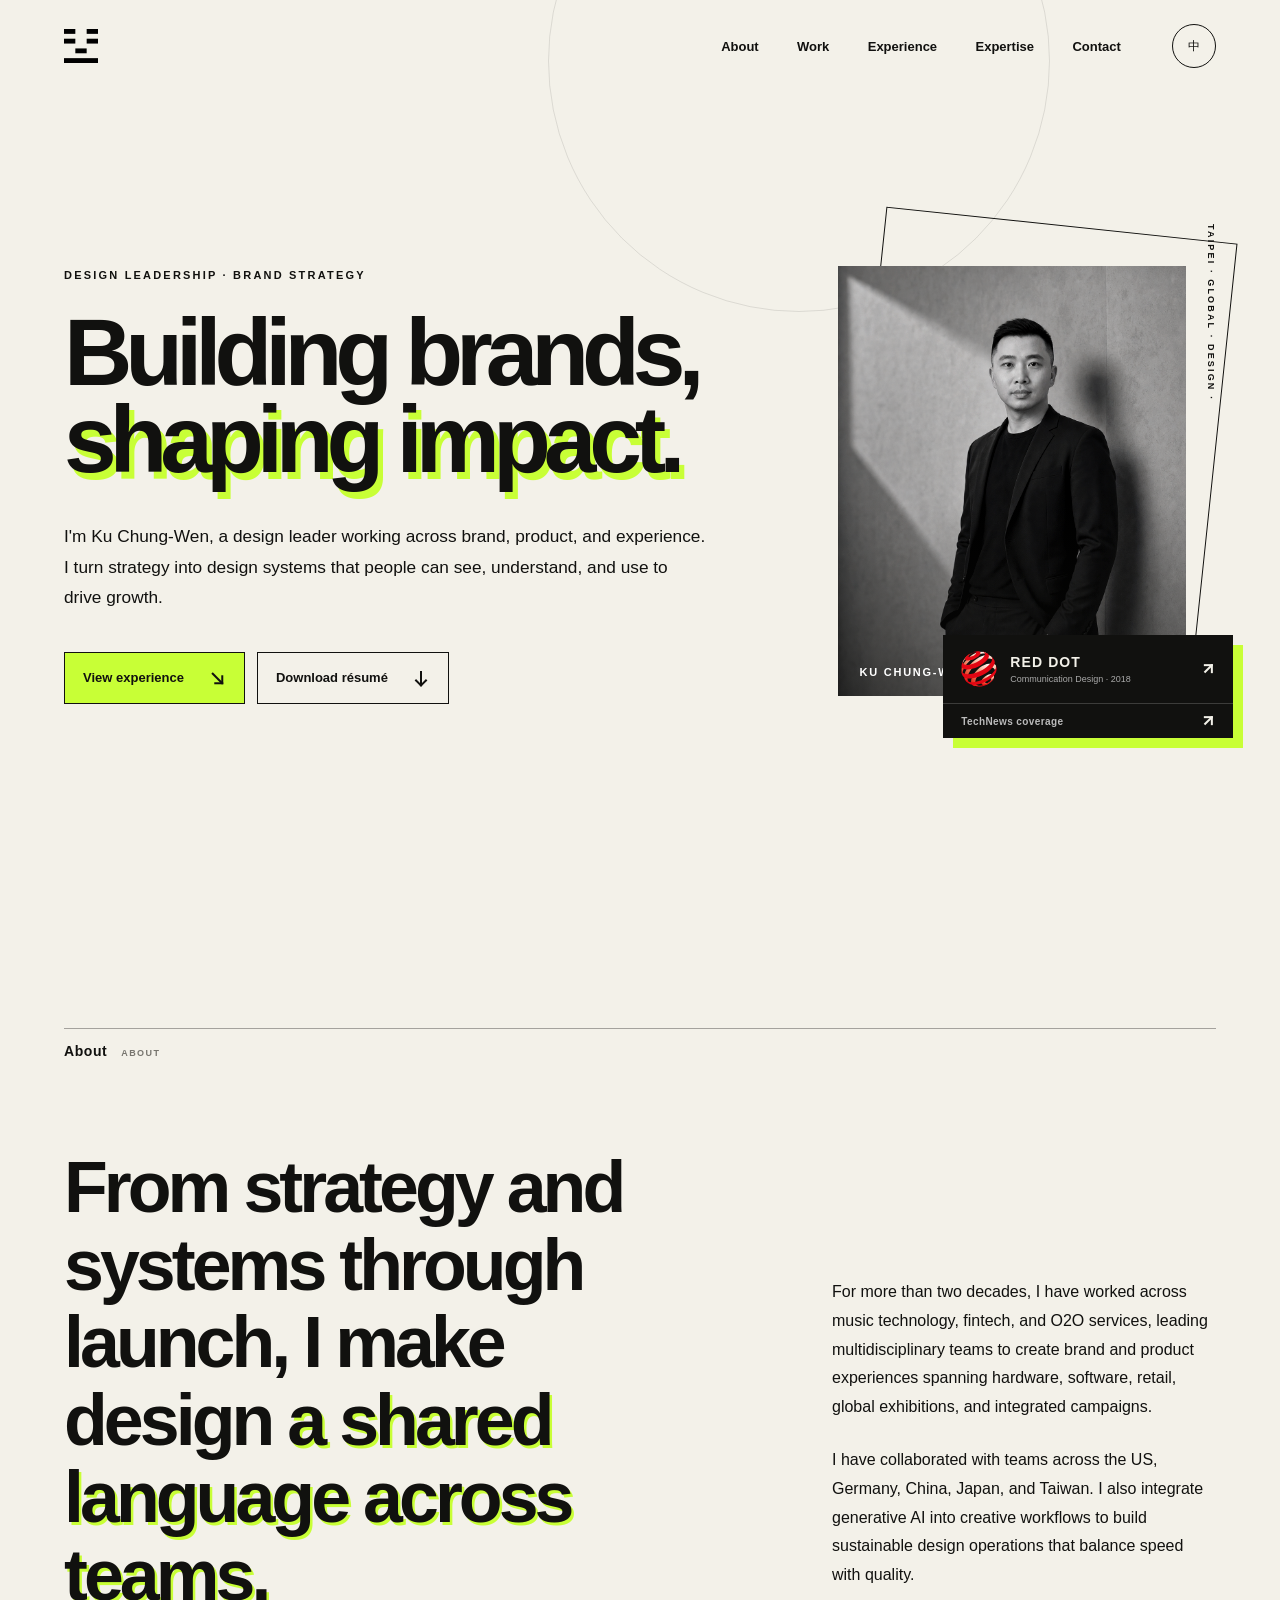
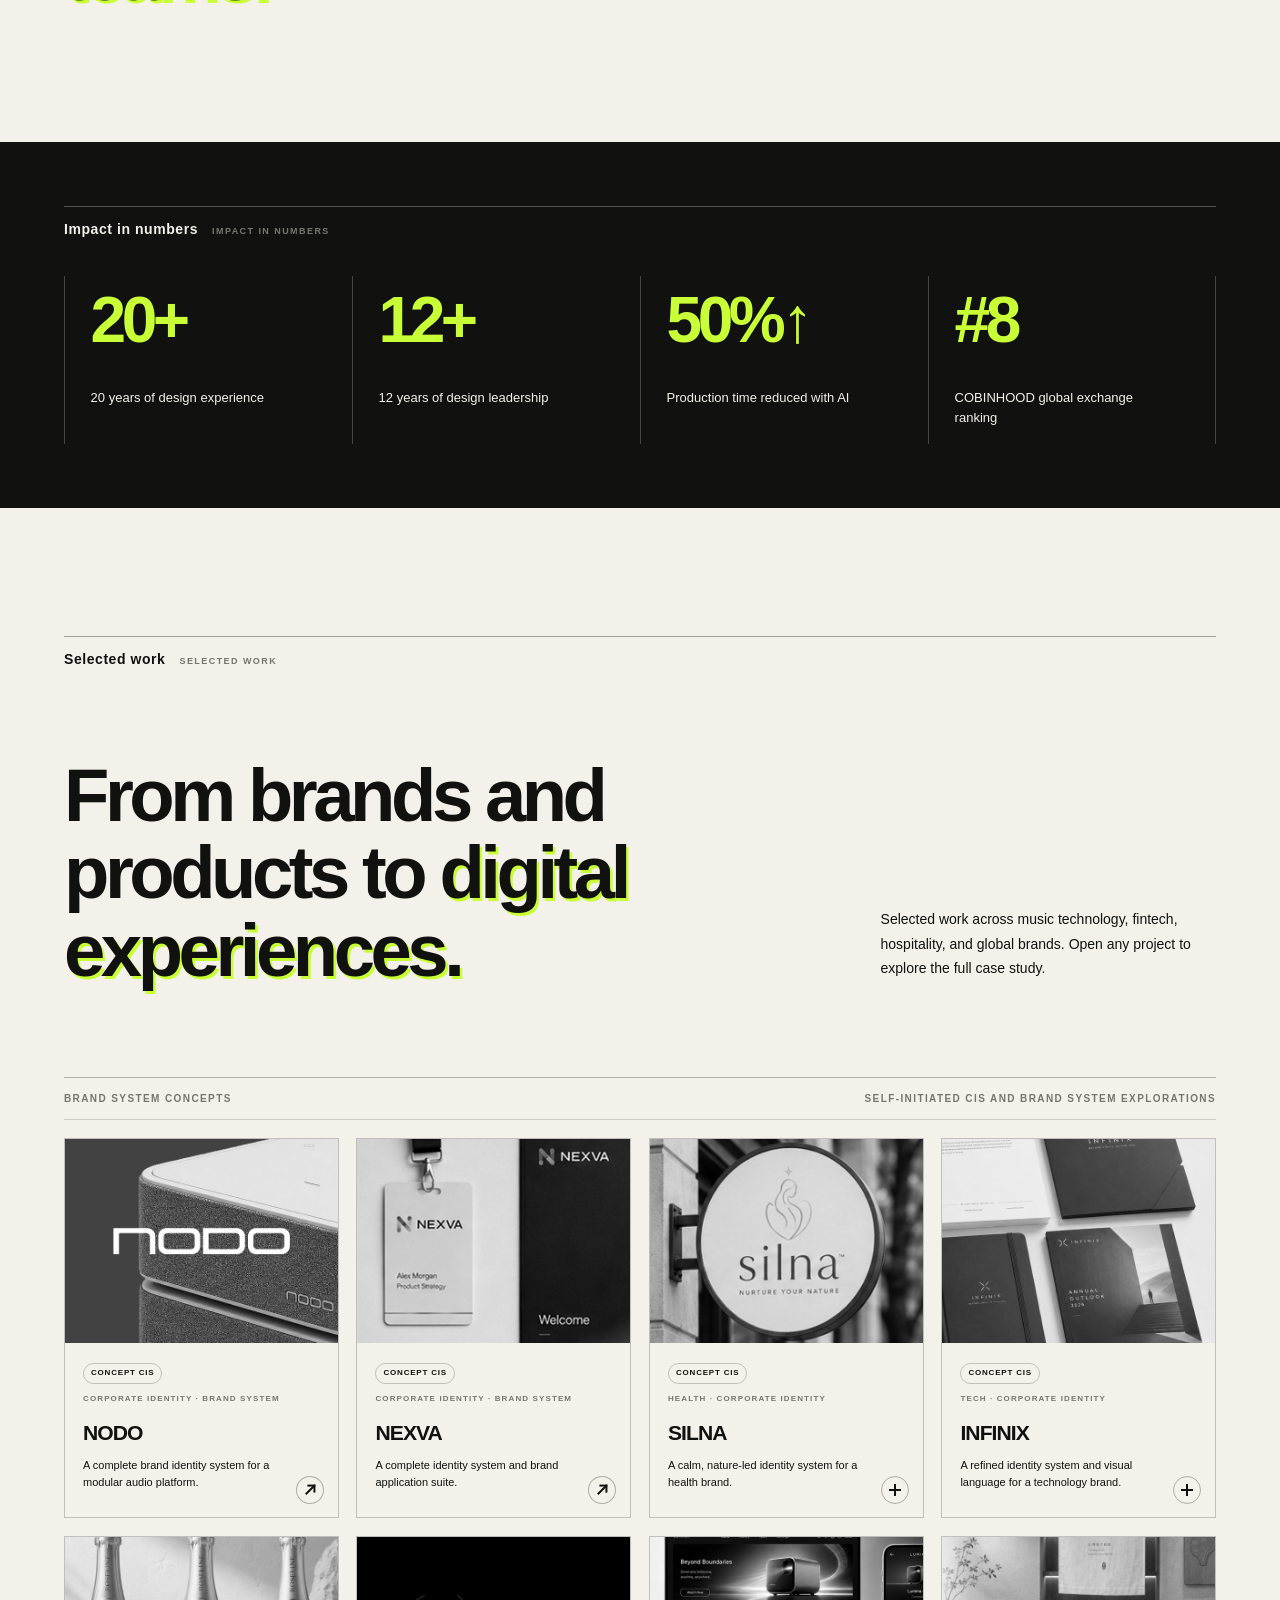
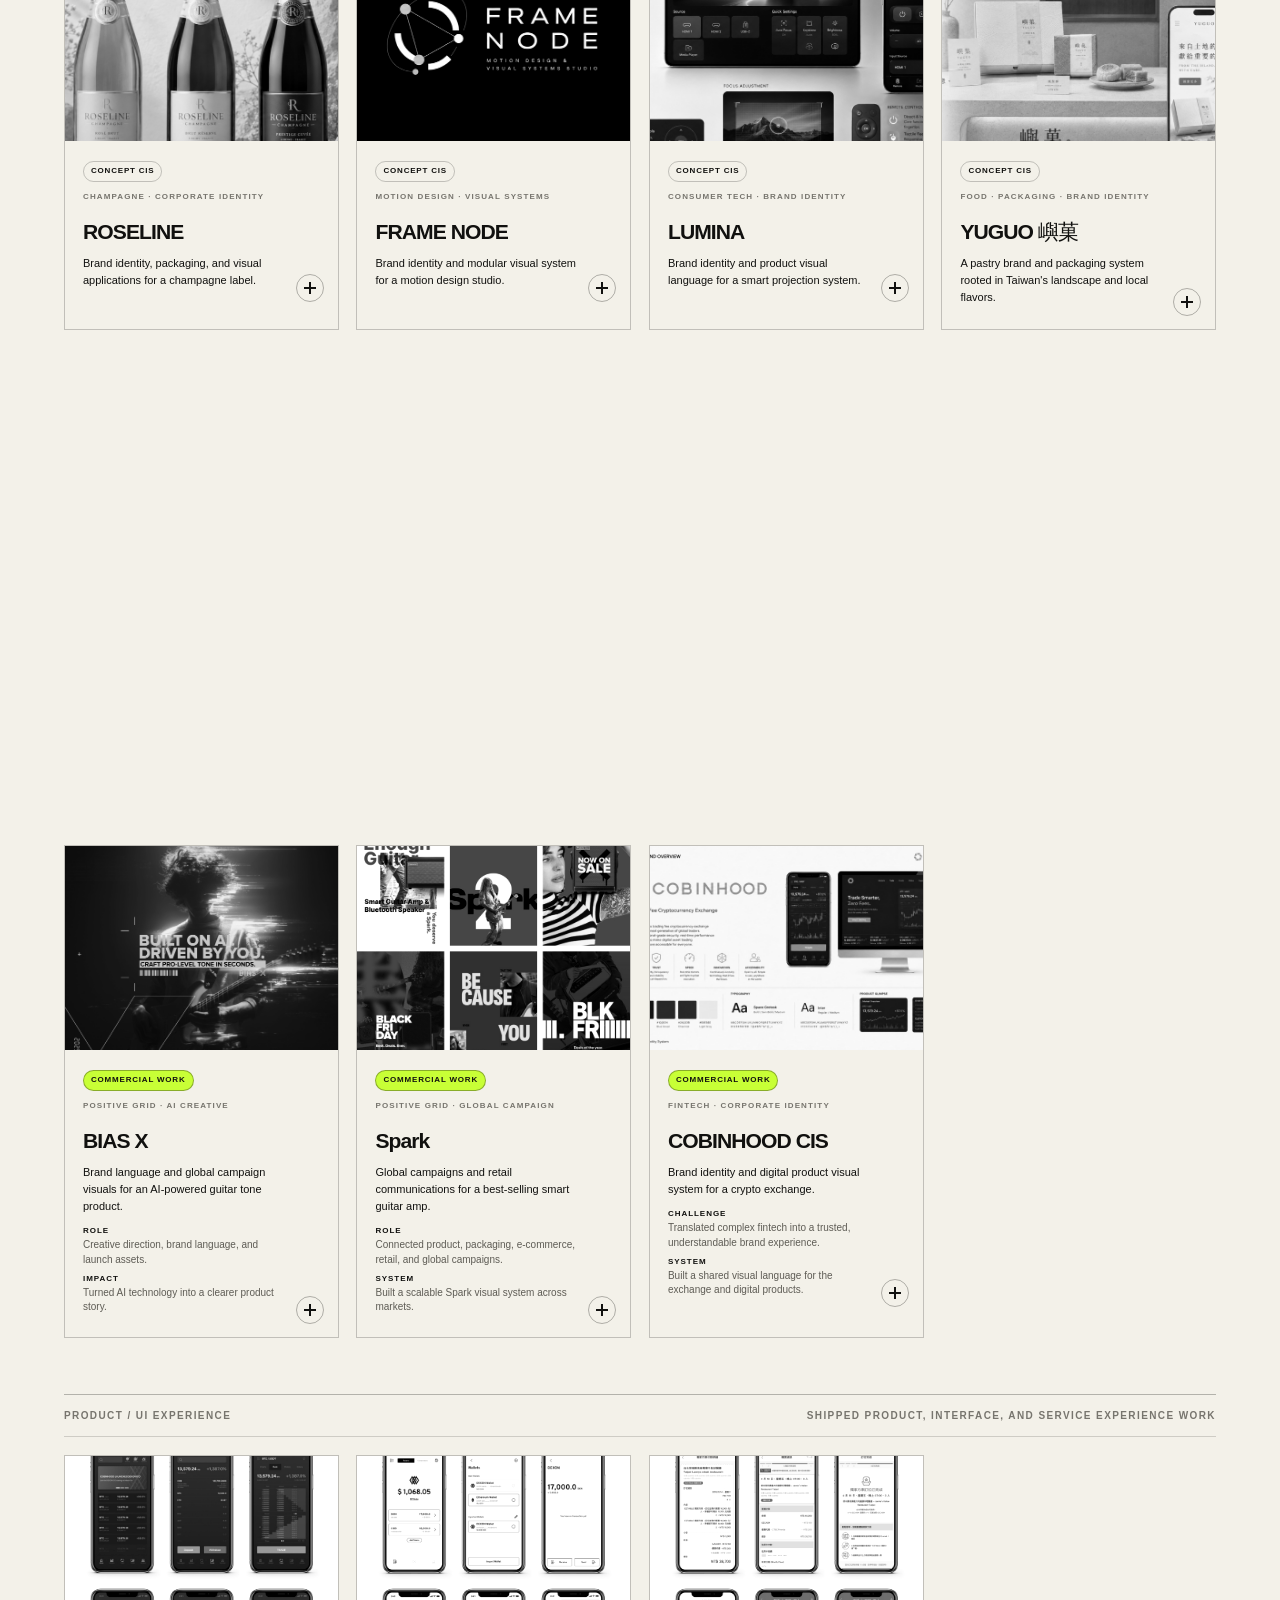
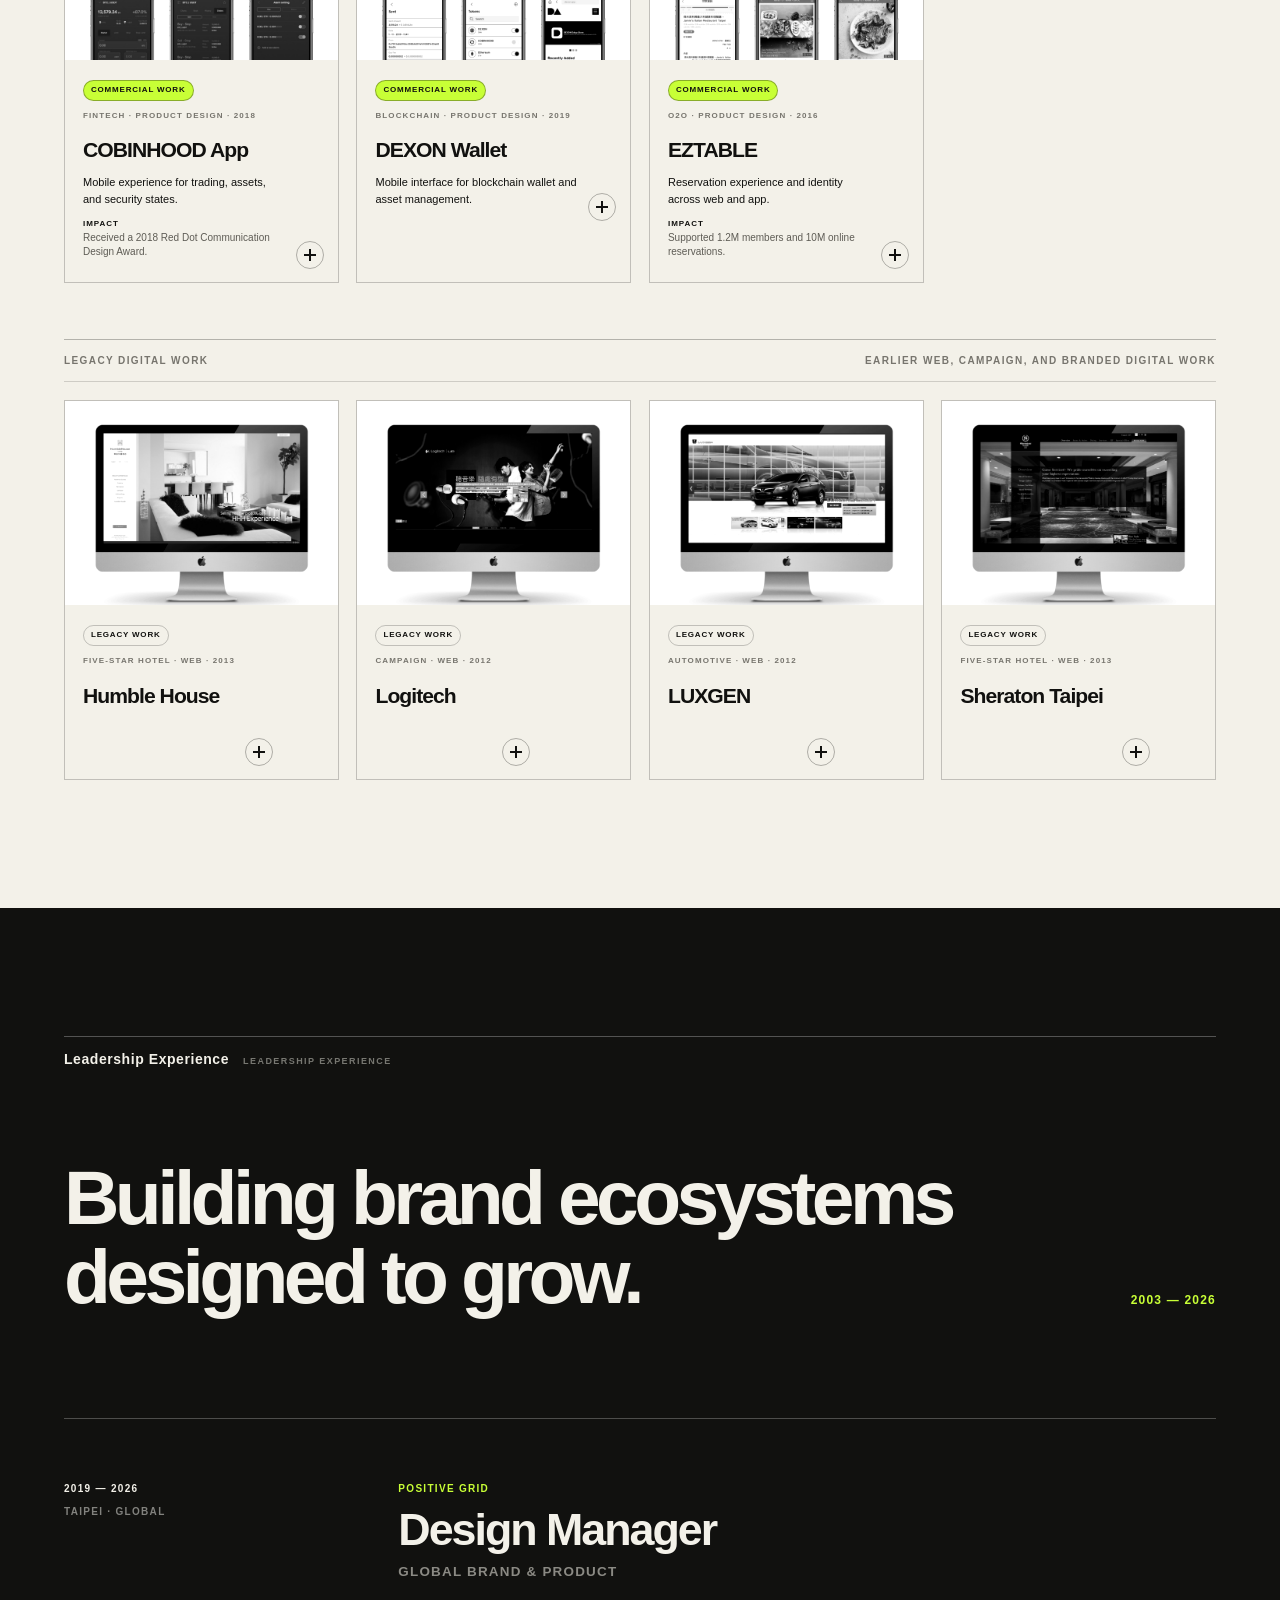
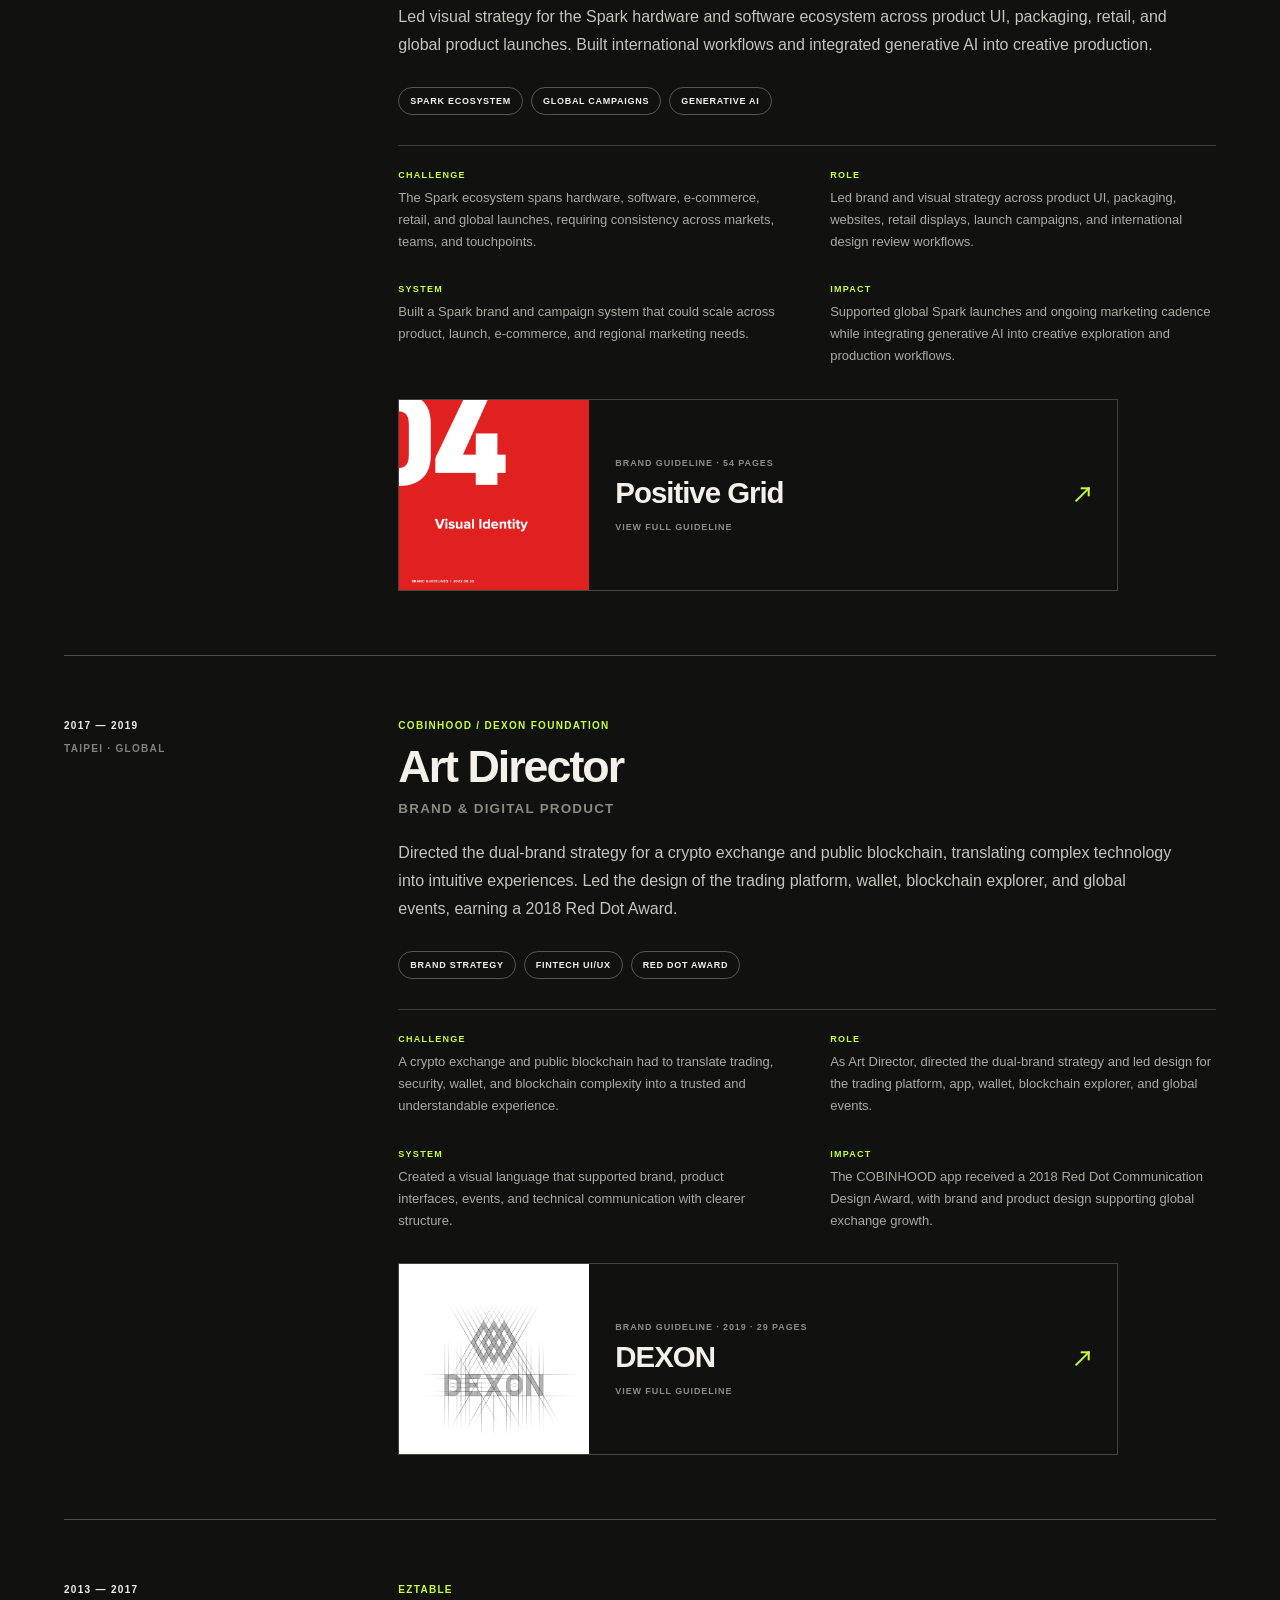
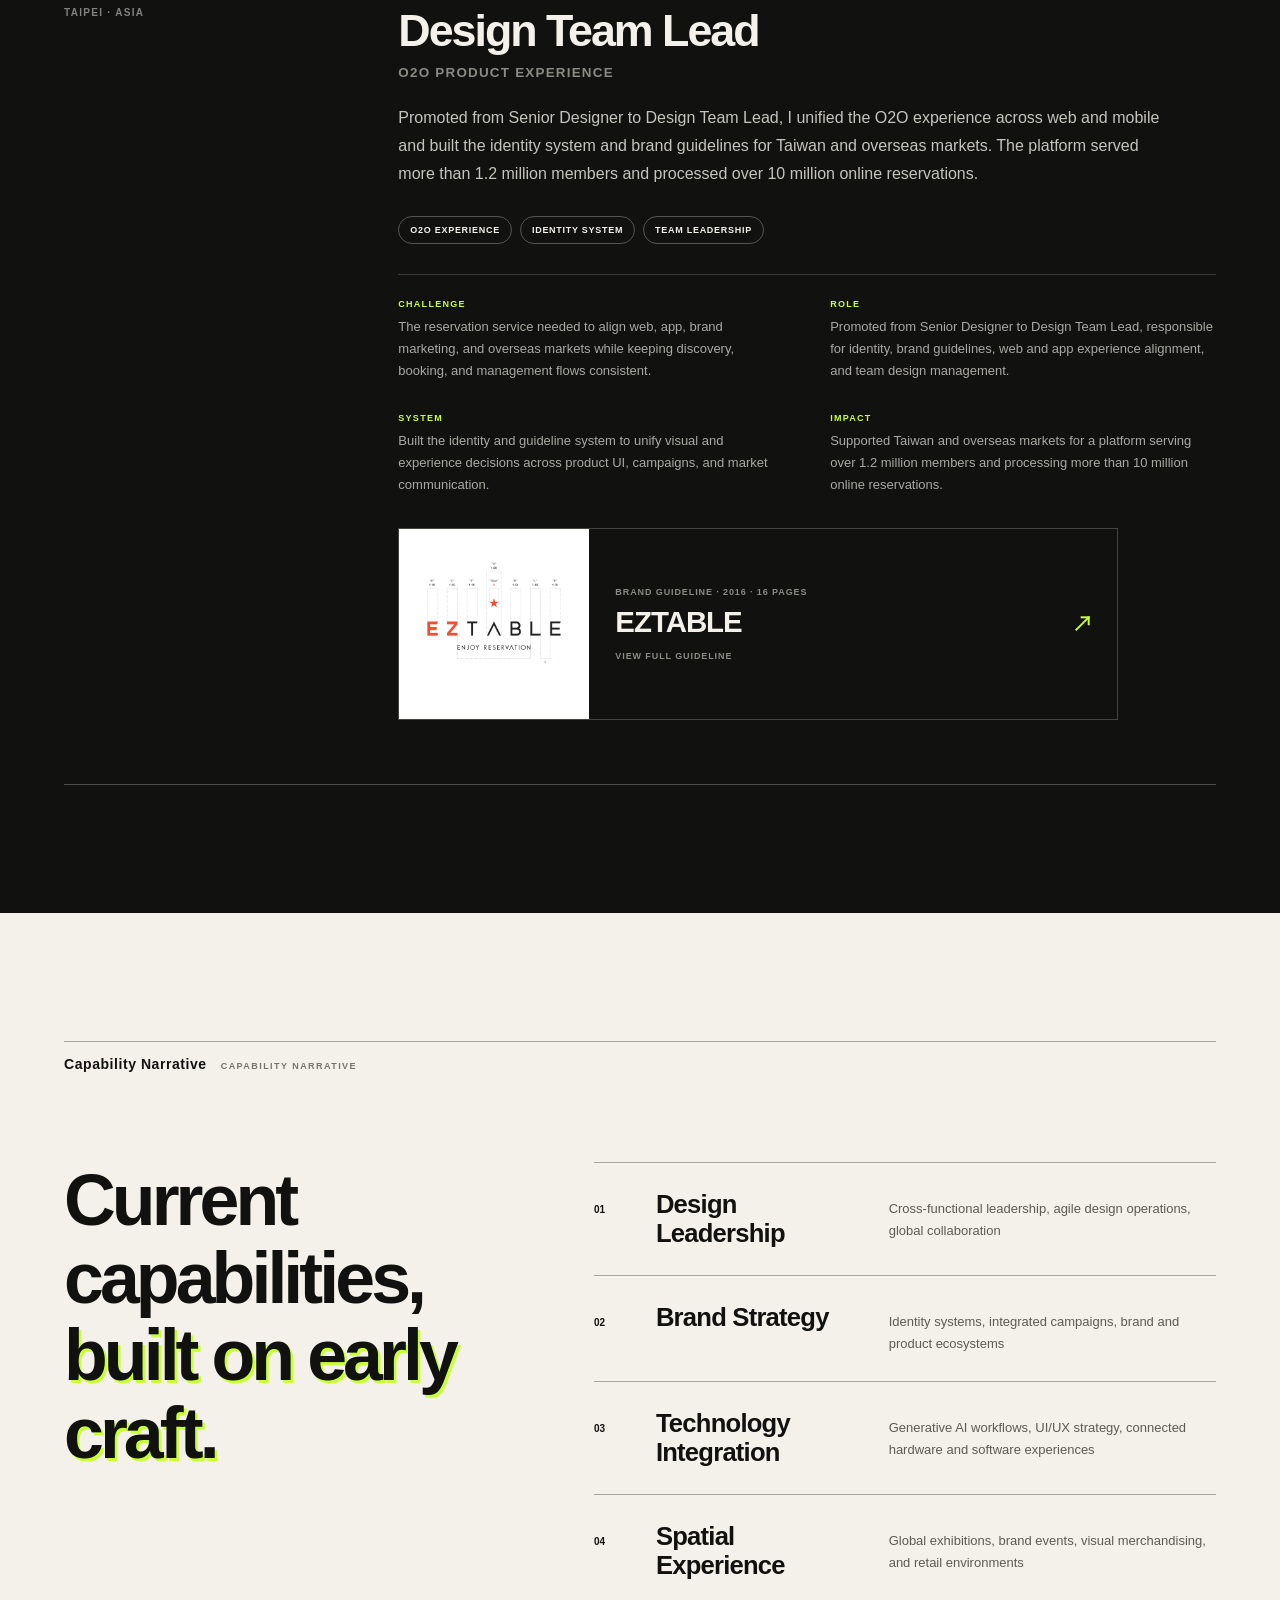
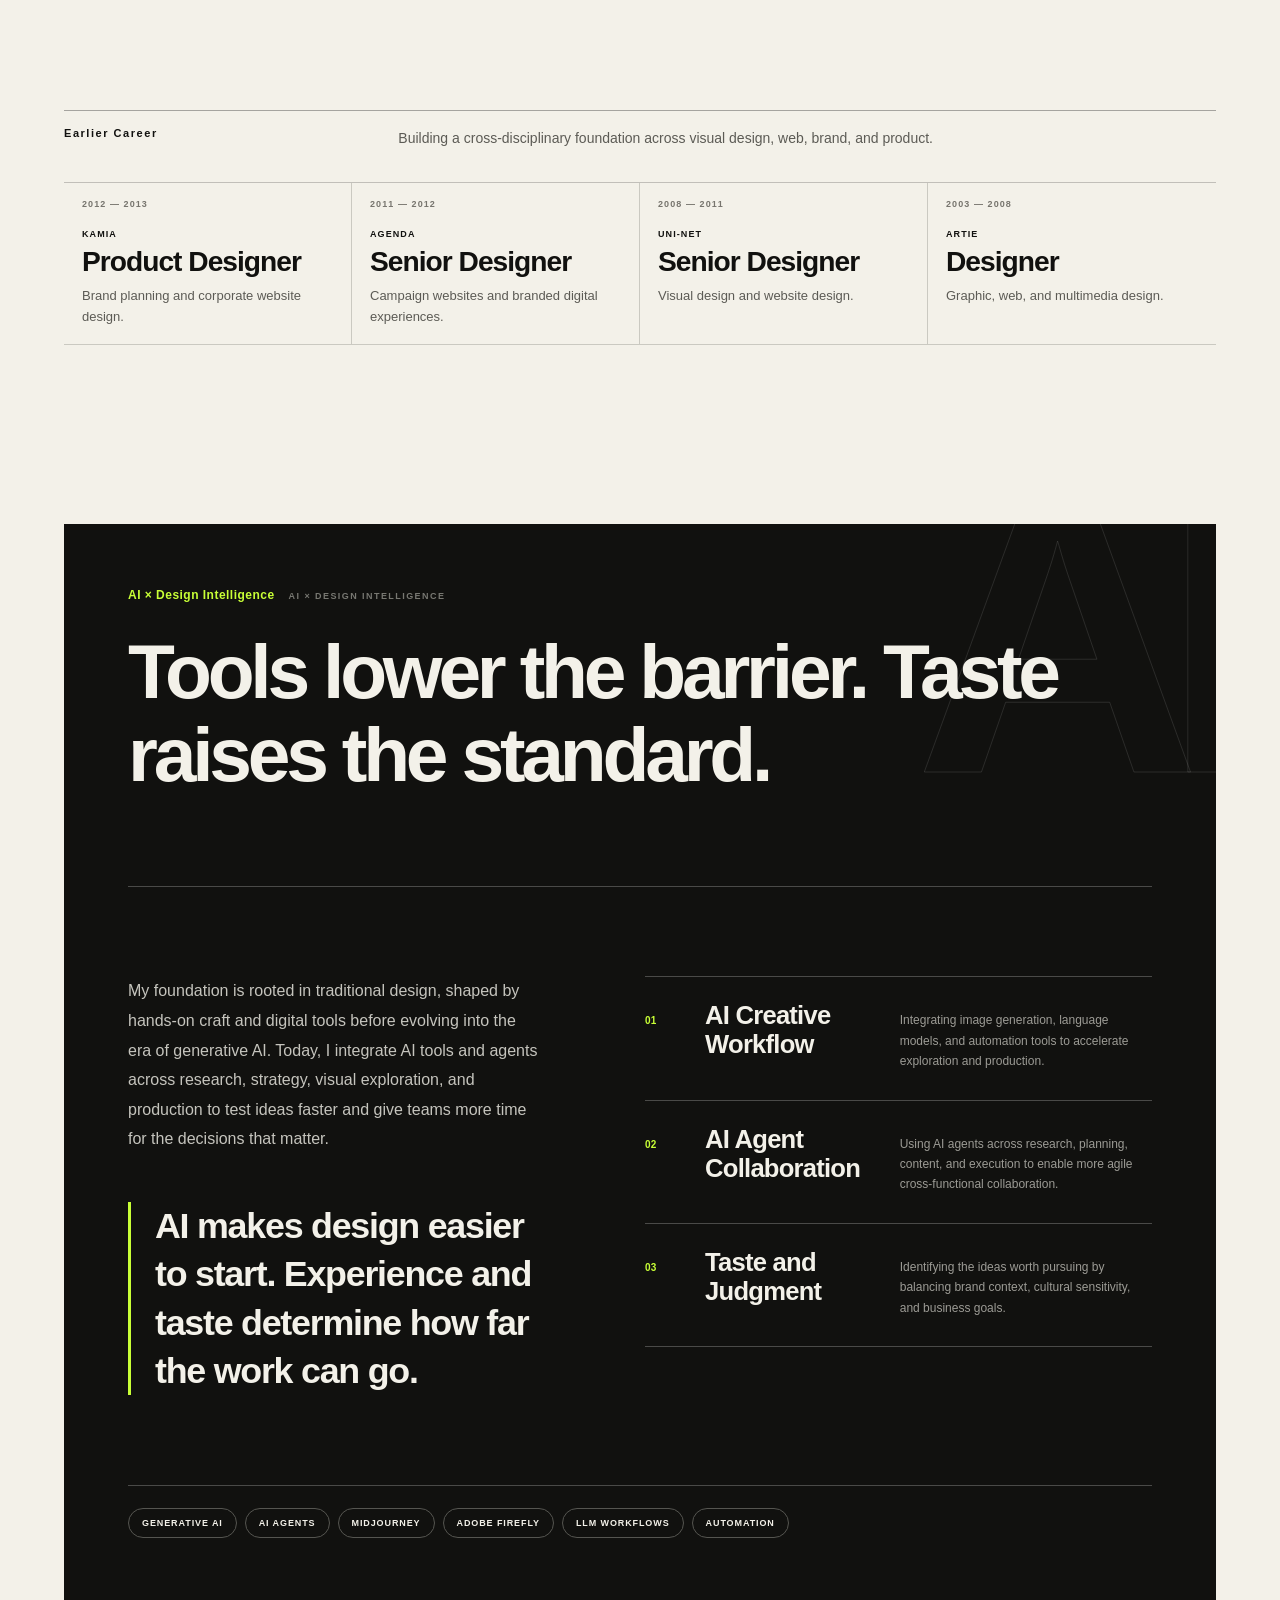
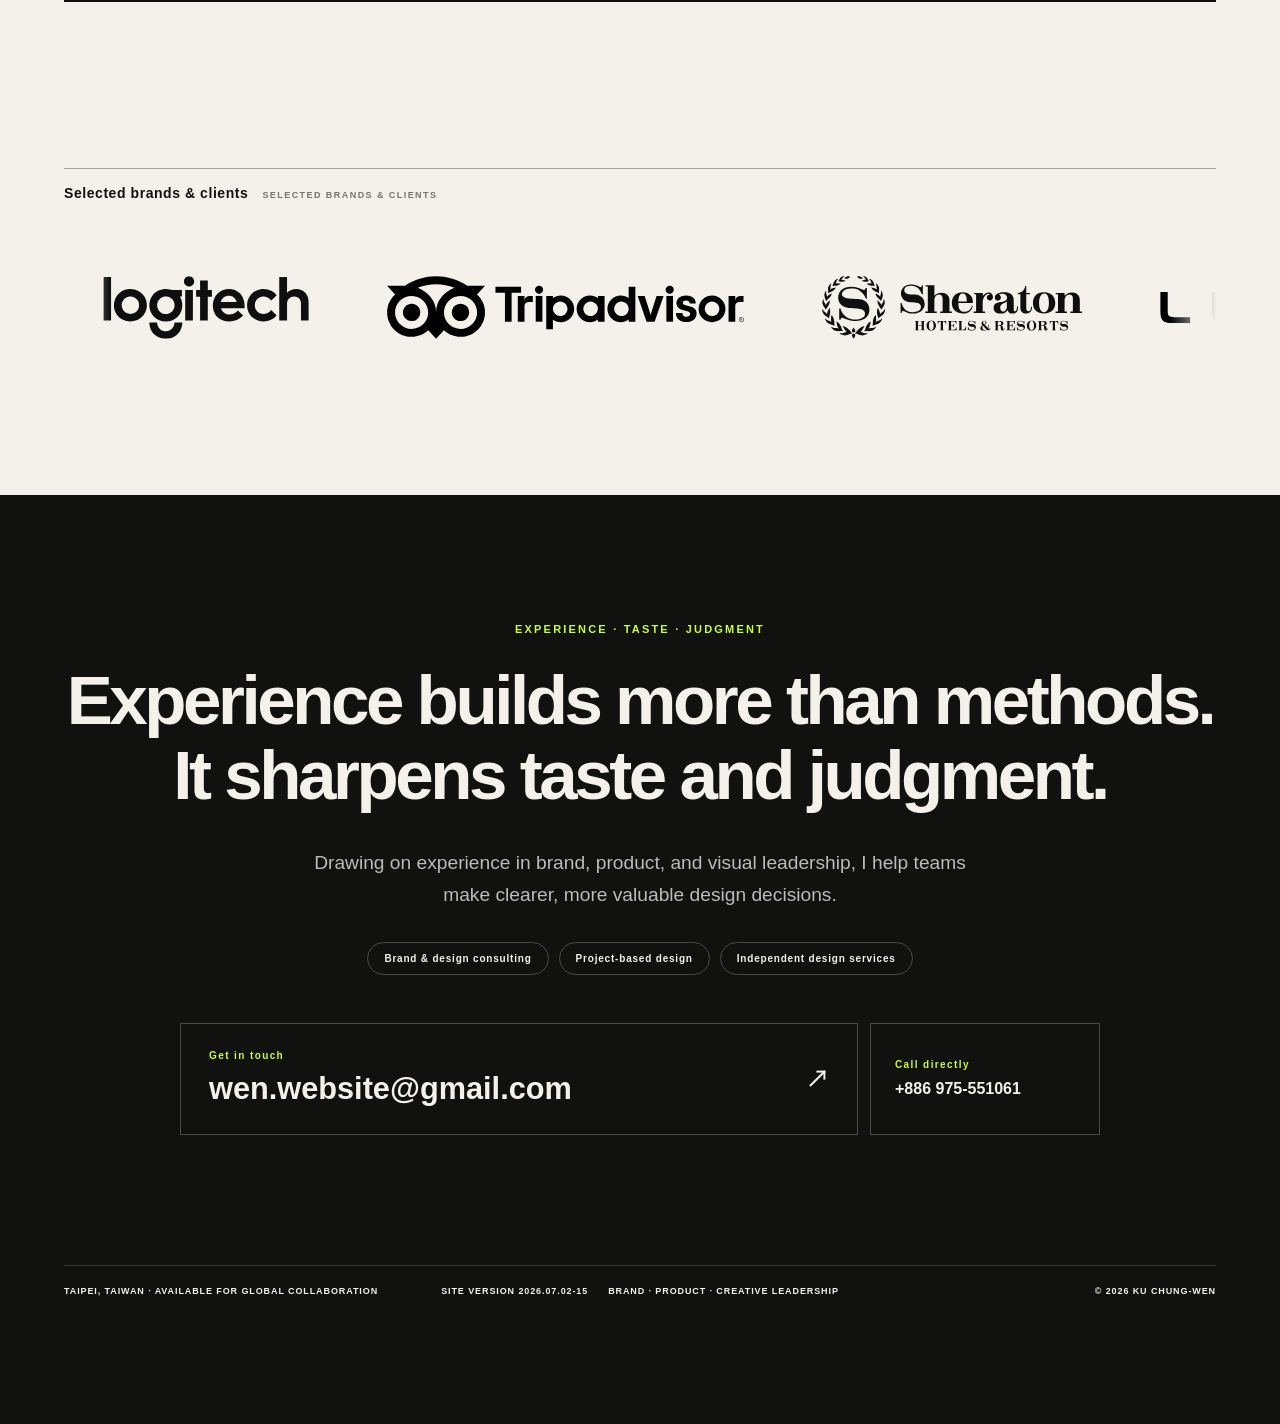
<file: en/index.html>
<!doctype html>
<html lang="en">
  <head>
    <meta charset="UTF-8" />
    <meta name="viewport" content="width=device-width, initial-scale=1.0" />
    <meta
      name="description"
      content="Ku Chung-Wen is a design leader focused on brand strategy, product experience, corporate identity systems, and AI-powered creative operations for technology and lifestyle brands."
    />
    <meta name="author" content="Ku Chung-Wen" />
    <meta
      name="robots"
      content="index, follow, max-image-preview:large, max-snippet:-1, max-video-preview:-1"
    />
    <meta name="theme-color" content="#f3f1e9" />
    <link rel="canonical" href="https://kuchungwen.netlify.app/en/" />
    <link rel="alternate" hreflang="zh-Hant" href="https://kuchungwen.netlify.app/" />
    <link rel="alternate" hreflang="en" href="https://kuchungwen.netlify.app/en/" />
    <link rel="alternate" hreflang="x-default" href="https://kuchungwen.netlify.app/" />
    <meta property="og:type" content="website" />
    <meta property="og:locale" content="en_US" />
    <meta property="og:url" content="https://kuchungwen.netlify.app/en/" />
    <meta
      property="og:title"
      content="Ku Chung-Wen | Design Leader, Brand Strategy &amp; Product Experience"
    />
    <meta
      property="og:description"
      content="Design leadership across brand systems, product ecosystems, and AI-powered creative operations for technology and lifestyle brands."
    />
    <meta
      property="og:image"
      content="https://kuchungwen.netlify.app/assets/og-kuchungwen.png"
    />
    <meta property="og:image:width" content="1200" />
    <meta property="og:image:height" content="630" />
    <meta property="og:image:alt" content="Ku Chung-Wen, design leader" />
    <meta property="og:site_name" content="Ku Chung-Wen Portfolio" />
    <meta name="twitter:card" content="summary_large_image" />
    <meta
      name="twitter:title"
      content="Ku Chung-Wen | Design Leader"
    />
    <meta
      name="twitter:description"
      content="Brand strategy, product experience, identity systems, and AI-powered creative operations."
    />
    <meta
      name="twitter:image"
      content="https://kuchungwen.netlify.app/assets/og-kuchungwen.png"
    />
    <!-- 填入 GA4 Measurement ID（例如 G-XXXXXXXXXX）即可啟用流量紀錄。 -->
    <meta name="ga-measurement-id" content="" />
    <title>Ku Chung-Wen | Design Leader, Brand Strategy &amp; Product Experience</title>
    <link rel="icon" href="../assets/wen-favicon.svg" type="image/svg+xml" />
    <script type="application/ld+json">
      {
        "@context": "https://schema.org",
        "@graph": [
          {
            "@type": "Person",
            "@id": "https://kuchungwen.netlify.app/#person",
            "name": "Ku Chung-Wen",
            "alternateName": "古仲文",
            "jobTitle": "Design Leader",
            "url": "https://kuchungwen.netlify.app/",
            "image": "https://kuchungwen.netlify.app/assets/og-kuchungwen.png",
            "email": "mailto:wen.website@gmail.com",
            "telephone": "+886975551061",
            "address": {
              "@type": "PostalAddress",
              "addressLocality": "Taipei",
              "addressCountry": "TW"
            },
            "knowsAbout": [
              "Design Leadership",
              "Brand Strategy",
              "Corporate Identity Systems",
              "Product Experience",
              "UI/UX Strategy",
              "Creative Direction",
              "Generative AI Workflows",
              "AI Design Operations"
            ],
            "worksFor": {
              "@type": "Organization",
              "name": "Positive Grid"
            },
            "award": "Red Dot Communication Design Award 2018",
            "mainEntityOfPage": [
              {
                "@id": "https://kuchungwen.netlify.app/#profile"
              },
              {
                "@id": "https://kuchungwen.netlify.app/en/#profile"
              }
            ],
            "subjectOf": [
              {
                "@type": "DigitalDocument",
                "name": "古仲文履歷",
                "url": "https://kuchungwen.netlify.app/assets/ku-chung-wen-resume-2026-zh.pdf",
                "encodingFormat": "application/pdf",
                "inLanguage": "zh-Hant",
                "about": {
                  "@id": "https://kuchungwen.netlify.app/#person"
                }
              },
              {
                "@type": "DigitalDocument",
                "name": "Ku Chung-Wen Resume",
                "url": "https://kuchungwen.netlify.app/assets/ku-chung-wen-resume-2026-en.pdf",
                "encodingFormat": "application/pdf",
                "inLanguage": "en",
                "about": {
                  "@id": "https://kuchungwen.netlify.app/#person"
                }
              }
            ]
          },
          {
            "@type": "WebSite",
            "@id": "https://kuchungwen.netlify.app/#website",
            "url": "https://kuchungwen.netlify.app/",
            "name": "Ku Chung-Wen Portfolio",
            "inLanguage": [
              "zh-Hant",
              "en"
            ],
            "publisher": {
              "@id": "https://kuchungwen.netlify.app/#person"
            }
          },
          {
            "@type": "CollectionPage",
            "@id": "https://kuchungwen.netlify.app/#portfolio",
            "url": "https://kuchungwen.netlify.app/",
            "name": "Ku Chung-Wen Design Leadership Portfolio",
            "description": "Selected work across brand strategy, product experience, corporate identity systems, and AI-powered creative operations.",
            "inLanguage": [
              "zh-Hant",
              "en"
            ],
            "mainEntity": {
              "@type": "ItemList",
              "itemListElement": [
                {
                  "@type": "ListItem",
                  "position": 1,
                  "name": "Positive Grid Spark",
                  "url": "https://kuchungwen.netlify.app/#work"
                },
                {
                  "@type": "ListItem",
                  "position": 2,
                  "name": "COBINHOOD",
                  "url": "https://kuchungwen.netlify.app/#work"
                },
                {
                  "@type": "ListItem",
                  "position": 3,
                  "name": "EZTABLE",
                  "url": "https://kuchungwen.netlify.app/#work"
                },
                {
                  "@type": "ListItem",
                  "position": 4,
                  "name": "NODO",
                  "url": "https://kuchungwen.netlify.app/cis.html"
                },
                {
                  "@type": "ListItem",
                  "position": 5,
                  "name": "NEXVA",
                  "url": "https://kuchungwen.netlify.app/nexva.html"
                }
              ]
            },
            "about": {
              "@id": "https://kuchungwen.netlify.app/#person"
            }
          },
          {
            "@type": "ProfilePage",
            "@id": "https://kuchungwen.netlify.app/en/#profile",
            "url": "https://kuchungwen.netlify.app/en/",
            "name": "Ku Chung-Wen | Resume & Portfolio",
            "description": "Ku Chung-Wen is a design leader focused on brand strategy, product experience, corporate identity systems, and AI-powered creative operations for technology and lifestyle brands.",
            "inLanguage": "en",
            "mainEntity": {
              "@id": "https://kuchungwen.netlify.app/#person"
            },
            "isPartOf": {
              "@id": "https://kuchungwen.netlify.app/#website"
            },
            "relatedLink": [
              "https://kuchungwen.netlify.app/en/#experience",
              "https://kuchungwen.netlify.app/en/#expertise",
              "https://kuchungwen.netlify.app/en/#work"
            ],
            "workTranslation": {
              "@id": "https://kuchungwen.netlify.app/#profile"
            }
          }
        ]
      }
    </script>
    <link rel="stylesheet" href="../styles.css?v=20260702-15" />
    <script src="../script.js?v=20260702-15" defer></script>
  </head>
  <body>
    <a class="skip-link" href="#main">Skip to main content</a>

    <header class="site-header">
      <a class="brand" href="#top" aria-label="Back to home">
        <img src="../assets/wen-favicon.svg" alt="Ku Chung-Wen personal mark" />
      </a>
      <nav id="site-navigation" aria-label="Main navigation">
        <a
          href="#about"
          data-zh="關於"
          data-en="About"
          data-track="navigation_click"
          data-track-label="About"
          >About</a
        >
        <a
          href="#work"
          data-zh="作品"
          data-en="Work"
          data-track="navigation_click"
          data-track-label="Work"
          >Work</a
        >
        <a
          href="#experience"
          data-zh="經歷"
          data-en="Experience"
          data-track="navigation_click"
          data-track-label="Experience"
          >Experience</a
        >
        <a
          href="#expertise"
          data-zh="專業"
          data-en="Expertise"
          data-track="navigation_click"
          data-track-label="Expertise"
          >Expertise</a
        >
        <a
          class="nav-contact"
          href="#contact"
          data-zh="聯絡"
          data-en="Contact"
          data-track="navigation_click"
          data-track-label="Contact"
          >Contact</a
        >
        <div class="nav-contact-details">
          <p data-zh="直接聯絡" data-en="Direct contact">Direct contact</p>
          <a
            href="mailto:wen.website@gmail.com"
            data-track="contact_click"
            data-track-label="Mobile navigation email"
          >
            <span>EMAIL</span>
            <strong>wen.website@gmail.com</strong>
          </a>
          <a
            href="tel:+886975551061"
            data-track="contact_click"
            data-track-label="Mobile navigation phone"
          >
            <span data-zh="電話" data-en="PHONE">PHONE</span>
            <strong>+886 975-551061</strong>
          </a>
        </div>
      </nav>
      <button class="lang-toggle" type="button" aria-label="Switch to English">
        EN
      </button>
      <button
        class="menu-toggle"
        type="button"
        aria-expanded="false"
        aria-controls="site-navigation"
        aria-label="Open navigation menu"
      >
        <span></span>
        <span></span>
      </button>
    </header>

    <main id="main">
      <section class="hero" id="top">
        <div class="hero-copy">
          <p class="eyebrow reveal">DESIGN LEADERSHIP · BRAND STRATEGY</p>
          <h1 class="reveal">
            <span data-zh="設計品牌，" data-en="Building brands,">Building brands,</span>
            <span class="outline" data-zh="也設計影響力。" data-en="shaping impact."
              >shaping impact.</span
            >
          </h1>
          <p
            class="hero-intro reveal"
            data-zh="我是古仲文，一位橫跨品牌、產品與體驗的設計領導者。我將策略轉化為看得見、易理解，並能推動成長的設計系統。"
            data-en="I&#x27;m Ku Chung-Wen, a design leader working across brand, product, and experience. I turn strategy into design systems that people can see, understand, and use to drive growth."
          >I'm Ku Chung-Wen, a design leader working across brand, product, and experience. I turn strategy into design systems that people can see, understand, and use to drive growth.</p>
          <div class="hero-actions reveal">
            <a
              class="button primary"
              href="#experience"
              data-track="cta_click"
              data-track-label="Hero view experience"
            >
              <span data-zh="查看經歷" data-en="View experience">View experience</span>
              <span class="ui-arrow ui-arrow-down-right" aria-hidden="true"></span>
            </a>
            <a
              class="button secondary"
              href="../assets/ku-chung-wen-resume-2026-en.pdf"
              download
              data-track="resume_download"
              data-track-label="Hero resume PDF"
            >
              <span data-zh="下載履歷" data-en="Download résumé">Download résumé</span>
              <span class="ui-arrow ui-arrow-down" aria-hidden="true"></span>
            </a>
          </div>
        </div>

        <div class="hero-visual reveal">
          <div class="portrait-frame">
            <img src="../assets/hero-editorial-v2.png" alt="Black-and-white editorial portrait of Ku Chung-Wen" />
            <span class="portrait-label">KU CHUNG-WEN</span>
          </div>
          <div class="award-card">
            <a
              class="award-card-main"
              href="https://www.red-dot.org/zh/project/cobinhood-crypto-exchange-26003"
              target="_blank"
              rel="noopener noreferrer"
              data-track="award_link_click"
              data-track-label="Hero Red Dot official project"
            >
              <img
                class="award-mark"
                src="../assets/icon-reddot.svg"
                alt=""
                aria-hidden="true"
              />
              <span class="award-card-copy">
                <strong>RED DOT</strong>
                <small>Communication Design · 2018</small>
              </span>
              <span class="award-arrow ui-arrow ui-arrow-up-right" aria-hidden="true"></span>
            </a>
            <a
              class="award-card-news"
              href="https://technews.tw/2018/08/30/cobinhood-app-wins-red-dot-design-award/"
              target="_blank"
              rel="noopener noreferrer"
              data-track="award_link_click"
              data-track-label="Hero TechNews award coverage"
            >
              <span data-zh="科技新報報導" data-en="TechNews coverage"
                >TechNews coverage</span
              >
              <span class="ui-arrow ui-arrow-up-right" aria-hidden="true"></span>
            </a>
          </div>
          <span class="orbit-text">TAIPEI · GLOBAL · DESIGN ·</span>
        </div>

      </section>

      <section class="about section" id="about">
        <div class="section-kicker">
          <div class="section-label">
            <strong data-zh="關於我" data-en="About">About</strong>
            <span data-zh="About" data-en="About">About</span>
          </div>
        </div>
        <div class="about-grid">
          <h2 class="reveal">
            <span
              data-zh="從策略、系統到上市，讓設計成為"
              data-en="From strategy and systems through launch, I make design"
              >From strategy and systems through launch, I make design</span
            ><!--
            --><span
              class="section-keyword"
              data-zh="團隊共同使用的語言。"
              data-en=" a shared language across teams."
              > a shared language across teams.</span
            >
          </h2>
          <div class="about-copy reveal">
            <p
              data-zh="過去二十多年，我在音樂科技、金融科技與 O2O 服務領域，帶領跨領域團隊打造品牌與產品體驗。工作範疇涵蓋硬體、軟體、零售、國際展會與整合行銷。"
              data-en="For more than two decades, I have worked across music technology, fintech, and O2O services, leading multidisciplinary teams to create brand and product experiences spanning hardware, software, retail, global exhibitions, and integrated campaigns."
            >For more than two decades, I have worked across music technology, fintech, and O2O services, leading multidisciplinary teams to create brand and product experiences spanning hardware, software, retail, global exhibitions, and integrated campaigns.</p>
            <p
              data-zh="我曾與美國、德國、中國、日本及台灣團隊跨國協作，並將生成式 AI 導入創意流程，在效率與品質之間建立可長期運作的設計營運模式。"
              data-en="I have collaborated with teams across the US, Germany, China, Japan, and Taiwan. I also integrate generative AI into creative workflows to build sustainable design operations that balance speed with quality."
            >I have collaborated with teams across the US, Germany, China, Japan, and Taiwan. I also integrate generative AI into creative workflows to build sustainable design operations that balance speed with quality.</p>
          </div>
        </div>
      </section>

      <section class="impact section" aria-label="Key outcomes">
        <div class="section-kicker">
          <div class="section-label">
            <strong data-zh="影響力數據" data-en="Impact in numbers"
              >Impact in numbers</strong
            >
            <span data-zh="Impact in numbers" data-en="Impact in numbers"
              >Impact in numbers</span
            >
          </div>
        </div>
        <div class="stats">
          <article class="stat reveal">
            <strong><span class="counter" data-target="20">20</span>+</strong>
            <p
              data-zh="20 年設計實務經驗"
              data-en="20 years of design experience"
            >20 years of design experience</p>
          </article>
          <article class="stat reveal">
            <strong><span class="counter" data-target="12">12</span>+</strong>
            <p
              data-zh="12 年設計領導經驗"
              data-en="12 years of design leadership"
            >12 years of design leadership</p>
          </article>
          <article class="stat reveal">
            <strong><span class="counter" data-target="50">50</span>%↑</strong>
            <p
              data-zh="導入 AI，製作時間縮減"
              data-en="Production time reduced with AI"
            >Production time reduced with AI</p>
          </article>
          <article class="stat reveal">
            <strong>#<span class="counter" data-target="8">8</span></strong>
            <p
              data-zh="COBINHOOD 全球交易所排名"
              data-en="COBINHOOD global exchange ranking"
            >COBINHOOD global exchange ranking</p>
          </article>
        </div>
      </section>

      <section class="work section" id="work">
        <div class="section-kicker">
          <div class="section-label">
            <strong data-zh="精選作品" data-en="Selected work">Selected work</strong>
            <span data-zh="Selected work" data-en="Selected work">Selected work</span>
          </div>
        </div>
        <div class="work-heading">
          <h2>
            <span
              data-zh="從品牌、產品到"
              data-en="From brands and products to"
              >From brands and products to</span
            ><!--
            --><span
              class="section-keyword"
              data-zh="數位體驗。"
              data-en=" digital experiences."
              > digital experiences.</span
            >
          </h2>
          <p
            data-zh="精選橫跨音樂科技、金融科技、餐飲服務與國際品牌的作品。點擊專案即可瀏覽完整內容。"
            data-en="Selected work across music technology, fintech, hospitality, and global brands. Open any project to explore the full case study."
          >Selected work across music technology, fintech, hospitality, and global brands. Open any project to explore the full case study.</p>
        </div>

        <div class="work-grid">
          <div class="work-category reveal">
            <p>Brand System Concepts</p>
            <span
              data-zh="品牌系統設計實驗"
              data-en="Self-initiated CIS and brand system explorations"
              >Self-initiated CIS and brand system explorations</span
            >
          </div>
          <article class="work-card work-card-wide cis-work-card work-link-card reveal">
            <a
              href="../cis.html"
              target="_blank"
              rel="noopener"
              data-track="portfolio_link_click"
              data-track-label="NODO CIS"
            >
              <div class="work-cover">
                <img
                  src="../assets/covers/cover-01-nodo.png"
                  alt="NODO brand identity and CIS"
                  loading="lazy"
                />
              </div>
              <div class="work-meta">
                <div>
                  <b class="work-type">Concept CIS</b>
                  <span>CORPORATE IDENTITY · BRAND SYSTEM</span>
                  <h3>NODO <i class="ui-arrow ui-arrow-up-right" aria-hidden="true"></i></h3>
                </div>
                <p
                  data-zh="為模組化音響系統打造的完整品牌識別。"
                  data-en="A complete brand identity system for a modular audio platform."
                >A complete brand identity system for a modular audio platform.</p>
              </div>
            </a>
          </article>

          <article class="work-card work-card-wide cis-work-card work-link-card reveal">
            <a
              href="../nexva.html"
              target="_blank"
              rel="noopener"
              data-track="portfolio_link_click"
              data-track-label="NEXVA CIS"
            >
              <div class="work-cover">
                <img
                  src="../assets/covers/cover-02-NEXVA.png"
                  alt="NEXVA brand identity and CIS"
                  loading="lazy"
                />
              </div>
              <div class="work-meta">
                <div>
                  <b class="work-type">Concept CIS</b>
                  <span>CORPORATE IDENTITY · BRAND SYSTEM</span>
                  <h3>NEXVA <i class="ui-arrow ui-arrow-up-right" aria-hidden="true"></i></h3>
                </div>
                <p
                  data-zh="完整的品牌識別系統與應用設計。"
                  data-en="A complete identity system and brand application suite."
                >A complete identity system and brand application suite.</p>
              </div>
            </a>
          </article>

          <article class="work-card work-card-wide cis-work-card reveal">
            <button class="cis-card" type="button" data-cis-project="silna">
              <div class="work-cover">
                <img
                  src="../assets/covers/cover-03-silna.png"
                  alt="SILNA Health brand identity and CIS"
                  loading="lazy"
                />
              </div>
              <div class="work-meta">
                <div>
                  <b class="work-type">Concept CIS</b>
                  <span>HEALTH · CORPORATE IDENTITY</span>
                  <h3>SILNA <i class="ui-plus" aria-hidden="true"></i></h3>
                </div>
                <p
                  data-zh="健康品牌識別系統與視覺應用。"
                  data-en="A calm, nature-led identity system for a health brand."
                >A calm, nature-led identity system for a health brand.</p>
              </div>
            </button>
          </article>

          <article class="work-card work-card-wide cis-work-card reveal">
            <button class="cis-card" type="button" data-cis-project="infinix">
              <div class="work-cover">
                <img
                  src="../assets/covers/cover-04-infinix.png"
                  alt="INFINIX brand identity and CIS"
                  loading="lazy"
                />
              </div>
              <div class="work-meta">
                <div>
                  <b class="work-type">Concept CIS</b>
                  <span>TECH · CORPORATE IDENTITY</span>
                  <h3>INFINIX <i class="ui-plus" aria-hidden="true"></i></h3>
                </div>
                <p
                  data-zh="科技品牌識別系統與視覺應用。"
                  data-en="A refined identity system and visual language for a technology brand."
                >A refined identity system and visual language for a technology brand.</p>
              </div>
            </button>
          </article>

          <article class="work-card work-card-wide cis-work-card reveal">
            <button class="cis-card" type="button" data-cis-project="roseline">
              <div class="work-cover">
                <img
                  src="../assets/covers/cover-05-roseline.png"
                  alt="ROSELINE Champagne brand identity and CIS"
                  loading="lazy"
                />
              </div>
              <div class="work-meta">
                <div>
                  <b class="work-type">Concept CIS</b>
                  <span>CHAMPAGNE · CORPORATE IDENTITY</span>
                  <h3>ROSELINE <i class="ui-plus" aria-hidden="true"></i></h3>
                </div>
                <p
                  data-zh="香檳品牌識別、包裝與視覺應用。"
                  data-en="Brand identity, packaging, and visual applications for a champagne label."
                >Brand identity, packaging, and visual applications for a champagne label.</p>
              </div>
            </button>
          </article>

          <article class="work-card work-card-wide cis-work-card reveal">
            <button class="cis-card" type="button" data-cis-project="frameNode">
              <div class="work-cover">
                <img
                  src="../assets/covers/cover-06-framenode.png"
                  alt="FRAME NODE brand identity and CIS"
                  loading="lazy"
                />
              </div>
              <div class="work-meta">
                <div>
                  <b class="work-type">Concept CIS</b>
                  <span>MOTION DESIGN · VISUAL SYSTEMS</span>
                  <h3>FRAME NODE <i class="ui-plus" aria-hidden="true"></i></h3>
                </div>
                <p
                  data-zh="動態設計工作室的品牌識別與模組化視覺系統。"
                  data-en="Brand identity and modular visual system for a motion design studio."
                >Brand identity and modular visual system for a motion design studio.</p>
              </div>
            </button>
          </article>

          <article class="work-card work-card-wide cis-work-card reveal">
            <button class="cis-card" type="button" data-cis-project="lumina">
              <div class="work-cover">
                <img
                  src="../assets/covers/cover-07-lumina.png"
                  alt="LUMINA smart projection system brand identity"
                  loading="lazy"
                />
              </div>
              <div class="work-meta">
                <div>
                  <b class="work-type">Concept CIS</b>
                  <span>CONSUMER TECH · BRAND IDENTITY</span>
                  <h3>LUMINA <i class="ui-plus" aria-hidden="true"></i></h3>
                </div>
                <p
                  data-zh="智慧投影系統的品牌識別與產品視覺語言。"
                  data-en="Brand identity and product visual language for a smart projection system."
                >Brand identity and product visual language for a smart projection system.</p>
              </div>
            </button>
          </article>

          <article class="work-card work-card-wide cis-work-card reveal">
            <button class="cis-card" type="button" data-cis-project="yuguo">
              <div class="work-cover">
                <img
                  src="../assets/covers/cover-08-yuguo.png"
                  alt="YUGUO Taiwanese pastry brand identity"
                  loading="lazy"
                />
              </div>
              <div class="work-meta">
                <div>
                  <b class="work-type">Concept CIS</b>
                  <span>FOOD · PACKAGING · BRAND IDENTITY</span>
                  <h3>YUGUO 嶼菓 <i class="ui-plus" aria-hidden="true"></i></h3>
                </div>
                <p
                  data-zh="以台灣島嶼風土為核心的糕點品牌與包裝系統。"
                  data-en="A pastry brand and packaging system rooted in Taiwan&#x27;s landscape and local flavors."
                >A pastry brand and packaging system rooted in Taiwan's landscape and local flavors.</p>
              </div>
            </button>
          </article>

          <article class="work-card work-card-wide cis-work-card reveal">
            <button class="cis-card" type="button" data-cis-project="shizuka">
              <div class="work-cover">
                <img
                  src="../assets/cis/shizuka/01.jpg"
                  alt="SHIZUKA skincare brand identity"
                  loading="lazy"
                />
              </div>
              <div class="work-meta">
                <div>
                  <b class="work-type">Concept CIS</b>
                  <span>BEAUTY · SKINCARE · BRAND IDENTITY</span>
                  <h3>SHIZUKA <i class="ui-plus" aria-hidden="true"></i></h3>
                </div>
                <p
                  data-zh="以靜謐與平衡為核心的保養品牌識別與包裝。"
                  data-en="A skincare identity and packaging system guided by quietness and balance."
                >A skincare identity and packaging system guided by quietness and balance.</p>
              </div>
            </button>
          </article>

          <div class="work-category reveal">
            <p>Commercial Work</p>
            <span
              data-zh="真實品牌、產品與全球上市工作"
              data-en="Real brand, product, and global launch work"
              >Real brand, product, and global launch work</span
            >
          </div>

          <article class="work-card work-card-wide gallery-work-card reveal">
            <button class="cis-card" type="button" data-cis-project="biasX">
              <div class="work-cover">
              <img
                src="../assets/covers/cover-BIAS X.png"
                alt="BIAS X AI guitar tone product brand visuals"
                loading="lazy"
              />
              </div>
              <div class="work-meta">
                <div>
                  <b class="work-type work-type-commercial">Commercial Work</b>
                  <span>POSITIVE GRID · AI CREATIVE</span>
                  <h3>BIAS X</h3>
                </div>
                <p data-zh="AI 音色產品的品牌語言與全球行銷視覺。" data-en="Brand language and global campaign visuals for an AI-powered guitar tone product.">Brand language and global campaign visuals for an AI-powered guitar tone product.</p>
                <dl class="case-points">
                  <div><dt>Role</dt><dd data-zh="創意方向、品牌語言與上市素材。" data-en="Creative direction, brand language, and launch assets.">Creative direction, brand language, and launch assets.</dd></div>
                  <div><dt>Impact</dt><dd data-zh="將 AI 技術轉化為更容易被理解的產品敘事。" data-en="Turned AI technology into a clearer product story.">Turned AI technology into a clearer product story.</dd></div>
                </dl>
                <i class="ui-plus" aria-hidden="true"></i>
              </div>
            </button>
          </article>

          <article class="work-card work-card-wide gallery-work-card reveal">
            <button class="cis-card" type="button" data-cis-project="spark">
              <div class="work-cover">
                <img src="../assets/covers/cover-Spark-web.jpg" alt="Positive Grid Spark brand and campaign design" loading="lazy" />
              </div>
              <div class="work-meta">
                <div><b class="work-type work-type-commercial">Commercial Work</b><span>POSITIVE GRID · GLOBAL CAMPAIGN</span><h3>Spark</h3></div>
                <p data-zh="全球暢銷智慧吉他音箱的品牌活動與零售端溝通設計。" data-en="Global campaigns and retail communications for a best-selling smart guitar amp.">Global campaigns and retail communications for a best-selling smart guitar amp.</p>
                <dl class="case-points">
                  <div><dt>Role</dt><dd data-zh="串聯產品、包裝、電商、零售與全球活動。" data-en="Connected product, packaging, e-commerce, retail, and global campaigns.">Connected product, packaging, e-commerce, retail, and global campaigns.</dd></div>
                  <div><dt>System</dt><dd data-zh="建立可跨市場延展的 Spark 視覺系統。" data-en="Built a scalable Spark visual system across markets.">Built a scalable Spark visual system across markets.</dd></div>
                </dl>
                <i class="ui-plus" aria-hidden="true"></i>
              </div>
            </button>
          </article>

          <article class="work-card work-card-wide cis-work-card reveal">
            <button class="cis-card" type="button" data-cis-project="cobinhoodCis">
              <div class="work-cover">
                <img
                  src="../assets/cis/cobinhood/01.jpg"
                  alt="COBINHOOD brand identity and CIS"
                  loading="lazy"
                />
              </div>
              <div class="work-meta">
                <div>
                  <b class="work-type work-type-commercial">Commercial Work</b>
                  <span>FINTECH · CORPORATE IDENTITY</span>
                  <h3>COBINHOOD CIS <i class="ui-plus" aria-hidden="true"></i></h3>
                </div>
                <p
                  data-zh="虛擬貨幣交易所的品牌識別與數位產品視覺系統。"
                  data-en="Brand identity and digital product visual system for a crypto exchange."
                >Brand identity and digital product visual system for a crypto exchange.</p>
                <dl class="case-points">
                  <div><dt>Challenge</dt><dd data-zh="把複雜金融科技轉譯為可信任、可理解的品牌體驗。" data-en="Translated complex fintech into a trusted, understandable brand experience.">Translated complex fintech into a trusted, understandable brand experience.</dd></div>
                  <div><dt>System</dt><dd data-zh="建立交易所與數位產品共用的視覺語言。" data-en="Built a shared visual language for the exchange and digital products.">Built a shared visual language for the exchange and digital products.</dd></div>
                </dl>
              </div>
            </button>
          </article>

          <div class="work-category reveal">
            <p>Product / UI Experience</p>
            <span
              data-zh="實際上線產品、介面與服務體驗"
              data-en="Shipped product, interface, and service experience work"
              >Shipped product, interface, and service experience work</span
            >
          </div>

          <article class="work-card gallery-work-card reveal">
            <button class="cis-card" type="button" data-cis-project="cobinhoodApp">
              <div class="work-cover">
                <img src="../assets/portfolio/portfolio-cobinhood-02.jpg" alt="COBINHOOD crypto exchange app interface" loading="lazy" />
              </div>
              <div class="work-meta">
                <div><b class="work-type work-type-commercial">Commercial Work</b><span>FINTECH · PRODUCT DESIGN · 2018</span><h3>COBINHOOD App</h3></div>
                <p data-zh="交易、資產與安全狀態的行動產品體驗。" data-en="Mobile experience for trading, assets, and security states.">Mobile experience for trading, assets, and security states.</p>
                <dl class="case-points">
                  <div><dt>Impact</dt><dd data-zh="獲 2018 Red Dot Communication Design Award。" data-en="Received a 2018 Red Dot Communication Design Award.">Received a 2018 Red Dot Communication Design Award.</dd></div>
                </dl>
                <i class="ui-plus" aria-hidden="true"></i>
              </div>
            </button>
          </article>

          <article class="work-card gallery-work-card reveal">
            <button class="cis-card" type="button" data-cis-project="dexon">
              <div class="work-cover">
                <img src="../assets/portfolio/portfolio-dexon-02.jpg" alt="DEXON Wallet mobile interface" loading="lazy" />
              </div>
              <div class="work-meta">
                <div><b class="work-type work-type-commercial">Commercial Work</b><span>BLOCKCHAIN · PRODUCT DESIGN · 2019</span><h3>DEXON Wallet</h3></div>
                <p data-zh="公鏈錢包與資產管理的行動介面。" data-en="Mobile interface for blockchain wallet and asset management.">Mobile interface for blockchain wallet and asset management.</p>
                <i class="ui-plus" aria-hidden="true"></i>
              </div>
            </button>
          </article>

          <article class="work-card gallery-work-card reveal">
            <button class="cis-card" type="button" data-cis-project="eztable">
              <div class="work-cover">
                <img src="../assets/portfolio/portfolio-eztable-02.jpg" alt="EZTABLE restaurant booking app interface" loading="lazy" />
              </div>
              <div class="work-meta">
                <div><b class="work-type work-type-commercial">Commercial Work</b><span>O2O · PRODUCT DESIGN · 2016</span><h3>EZTABLE</h3></div>
                <p data-zh="跨網站與 App 的餐廳訂位體驗與品牌系統。" data-en="Reservation experience and identity across web and app.">Reservation experience and identity across web and app.</p>
                <dl class="case-points">
                  <div><dt>Impact</dt><dd data-zh="支援 120 萬會員與 1,000 萬筆線上訂位。" data-en="Supported 1.2M members and 10M online reservations.">Supported 1.2M members and 10M online reservations.</dd></div>
                </dl>
                <i class="ui-plus" aria-hidden="true"></i>
              </div>
            </button>
          </article>

          <div class="work-category reveal">
            <p>Legacy Digital Work</p>
            <span
              data-zh="早期網站、活動與品牌數位設計"
              data-en="Earlier web, campaign, and branded digital work"
              >Earlier web, campaign, and branded digital work</span
            >
          </div>

          <article class="work-card gallery-work-card reveal">
            <button class="cis-card" type="button" data-cis-project="humbleHouse">
              <div class="work-cover">
                <img src="../assets/portfolio/portfolio-humble-house-01.jpg" alt="Humble House hotel website design" loading="lazy" />
              </div>
              <div class="work-meta">
                <div>
                  <b class="work-type">Legacy Work</b>
                  <span
                    data-zh="五星飯店 · 網站設計 · 2013"
                    data-en="FIVE-STAR HOTEL · WEB · 2013"
                  >FIVE-STAR HOTEL · WEB · 2013</span>
                  <h3>Humble House</h3>
                </div>
                <i class="ui-plus" aria-hidden="true"></i>
              </div>
            </button>
          </article>

          <article class="work-card gallery-work-card reveal">
            <button class="cis-card" type="button" data-cis-project="logitech">
              <div class="work-cover">
                <img src="../assets/portfolio/portfolio-logitech-01.jpg" alt="Logitech Taiwan campaign website design" loading="lazy" />
              </div>
              <div class="work-meta">
                <div><b class="work-type">Legacy Work</b><span>CAMPAIGN · WEB · 2012</span><h3>Logitech</h3></div>
                <i class="ui-plus" aria-hidden="true"></i>
              </div>
            </button>
          </article>

          <article class="work-card gallery-work-card reveal">
            <button class="cis-card" type="button" data-cis-project="luxgen">
              <div class="work-cover">
                <img src="../assets/portfolio/portfolio-luxgen-01.jpg" alt="LUXGEN brand website design" loading="lazy" />
              </div>
              <div class="work-meta">
                <div>
                  <b class="work-type">Legacy Work</b>
                  <span
                    data-zh="汽車產業 · 網站設計 · 2012"
                    data-en="AUTOMOTIVE · WEB · 2012"
                  >AUTOMOTIVE · WEB · 2012</span>
                  <h3>LUXGEN</h3>
                </div>
                <i class="ui-plus" aria-hidden="true"></i>
              </div>
            </button>
          </article>

          <article class="work-card gallery-work-card reveal">
            <button class="cis-card" type="button" data-cis-project="sheraton">
              <div class="work-cover">
                <img src="../assets/portfolio/portfolio-sheraton-01.jpg" alt="Sheraton Taipei hotel website design" loading="lazy" />
              </div>
              <div class="work-meta">
                <div>
                  <b class="work-type">Legacy Work</b>
                  <span
                    data-zh="五星飯店 · 網站設計 · 2013"
                    data-en="FIVE-STAR HOTEL · WEB · 2013"
                  >FIVE-STAR HOTEL · WEB · 2013</span>
                  <h3>Sheraton Taipei</h3>
                </div>
                <i class="ui-plus" aria-hidden="true"></i>
              </div>
            </button>
          </article>
        </div>
      </section>

      <section class="experience section dark" id="experience">
        <div class="section-kicker light">
          <div class="section-label">
            <strong data-zh="核心經歷" data-en="Leadership Experience"
              >Leadership Experience</strong
            >
            <span data-zh="Leadership Experience" data-en="Leadership Experience"
              >Leadership Experience</span
            >
          </div>
        </div>
        <div class="experience-heading">
          <h2 data-zh="建立能持續成長的品牌生態。" data-en="Building brand ecosystems designed to grow."
            >Building brand ecosystems designed to grow.</h2
          >
          <p>2003 — 2026</p>
        </div>

        <div class="timeline">
          <article class="role reveal">
            <div class="role-meta">
              <p>2019 — 2026</p>
              <span>TAIPEI · GLOBAL</span>
            </div>
            <div class="role-main">
              <p class="company">POSITIVE GRID</p>
              <h3>
                Design Manager
                <span class="role-focus">Global Brand &amp; Product</span>
              </h3>
              <p
                data-zh="主導 Spark 軟硬體產品生態的視覺策略，串聯產品介面、包裝、零售與全球上市活動。建立跨國協作流程，並將生成式 AI 導入創意製作。"
                data-en="Led visual strategy for the Spark hardware and software ecosystem across product UI, packaging, retail, and global product launches. Built international workflows and integrated generative AI into creative production."
              >Led visual strategy for the Spark hardware and software ecosystem across product UI, packaging, retail, and global product launches. Built international workflows and integrated generative AI into creative production.</p>
              <div class="tags">
                <span>SPARK ECOSYSTEM</span><span>GLOBAL CAMPAIGNS</span
                ><span>GENERATIVE AI</span>
              </div>
              <dl class="experience-case-grid">
                <div>
                  <dt>Challenge</dt>
                  <dd
                    data-zh="Spark 產品生態橫跨硬體、軟體、電商、零售與全球上市活動，需要在多市場、多團隊、多接觸點中維持一致。"
                    data-en="The Spark ecosystem spans hardware, software, e-commerce, retail, and global launches, requiring consistency across markets, teams, and touchpoints."
                  >The Spark ecosystem spans hardware, software, e-commerce, retail, and global launches, requiring consistency across markets, teams, and touchpoints.</dd>
                </div>
                <div>
                  <dt>Role</dt>
                  <dd
                    data-zh="主導品牌與視覺策略，串聯產品 UI、包裝、網站、零售陳列、上市活動與跨國設計審核流程。"
                    data-en="Led brand and visual strategy across product UI, packaging, websites, retail displays, launch campaigns, and international design review workflows."
                  >Led brand and visual strategy across product UI, packaging, websites, retail displays, launch campaigns, and international design review workflows.</dd>
                </div>
                <div>
                  <dt>System</dt>
                  <dd
                    data-zh="建立 Spark 品牌與行銷視覺系統，讓素材能在產品、活動、電商與不同市場中延展使用。"
                    data-en="Built a Spark brand and campaign system that could scale across product, launch, e-commerce, and regional marketing needs."
                  >Built a Spark brand and campaign system that could scale across product, launch, e-commerce, and regional marketing needs.</dd>
                </div>
                <div>
                  <dt>Impact</dt>
                  <dd
                    data-zh="支援全球 Spark 產品上市與長期行銷節奏，並將生成式 AI 導入創意探索與製作流程，提高跨團隊產出效率。"
                    data-en="Supported global Spark launches and ongoing marketing cadence while integrating generative AI into creative exploration and production workflows."
                  >Supported global Spark launches and ongoing marketing cadence while integrating generative AI into creative exploration and production workflows.</dd>
                </div>
              </dl>
              <a
                class="brand-guide-card"
                href="../assets/brand-guides/positive-grid-brand-guideline.pdf"
                target="_blank"
                rel="noopener noreferrer"
                data-track="brand_guide_click"
                data-track-label="Positive Grid Brand Guideline"
              >
                <span class="brand-guide-cover">
                  <img
                    src="../assets/covers/cover-PDF-positivegrid.png"
                    alt="Positive Grid Brand Guideline cover"
                    loading="lazy"
                  />
                </span>
                <span class="brand-guide-info">
                  <small data-zh="品牌規範 · 54 頁" data-en="Brand guideline · 54 pages"
                    >Brand guideline · 54 pages</small
                  >
                  <strong>Positive Grid</strong>
                  <span data-zh="查看完整規範" data-en="View full guideline"
                    >View full guideline</span
                  >
                </span>
                <i class="ui-arrow ui-arrow-up-right" aria-hidden="true"></i>
              </a>
            </div>
          </article>

          <article class="role reveal">
            <div class="role-meta">
              <p>2017 — 2019</p>
              <span>TAIPEI · GLOBAL</span>
            </div>
            <div class="role-main">
              <p class="company">COBINHOOD / DEXON FOUNDATION</p>
              <h3>
                Art Director
                <span class="role-focus">Brand &amp; Digital Product</span>
              </h3>
              <p
                data-zh="統籌加密貨幣交易所與公鏈的雙品牌策略，將複雜技術轉譯為直觀體驗。主導交易平台、錢包、區塊鏈瀏覽器與國際活動設計，並榮獲 2018 紅點傳達設計獎。"
                data-en="Directed the dual-brand strategy for a crypto exchange and public blockchain, translating complex technology into intuitive experiences. Led the design of the trading platform, wallet, blockchain explorer, and global events, earning a 2018 Red Dot Award."
              >Directed the dual-brand strategy for a crypto exchange and public blockchain, translating complex technology into intuitive experiences. Led the design of the trading platform, wallet, blockchain explorer, and global events, earning a 2018 Red Dot Award.</p>
              <div class="tags">
                <span>BRAND STRATEGY</span><span>FINTECH UI/UX</span
                ><span>RED DOT AWARD</span>
              </div>
              <dl class="experience-case-grid">
                <div>
                  <dt>Challenge</dt>
                  <dd
                    data-zh="加密貨幣交易所與公鏈技術門檻高，需要把交易、安全、錢包與區塊鏈產品轉譯成可信任且容易理解的體驗。"
                    data-en="A crypto exchange and public blockchain had to translate trading, security, wallet, and blockchain complexity into a trusted and understandable experience."
                  >A crypto exchange and public blockchain had to translate trading, security, wallet, and blockchain complexity into a trusted and understandable experience.</dd>
                </div>
                <div>
                  <dt>Role</dt>
                  <dd
                    data-zh="擔任 Art Director，統籌雙品牌策略，主導交易平台、App、錢包、區塊鏈瀏覽器與國際活動設計。"
                    data-en="As Art Director, directed the dual-brand strategy and led design for the trading platform, app, wallet, blockchain explorer, and global events."
                  >As Art Director, directed the dual-brand strategy and led design for the trading platform, app, wallet, blockchain explorer, and global events.</dd>
                </div>
                <div>
                  <dt>System</dt>
                  <dd
                    data-zh="建立可同時支撐品牌、產品介面、活動與技術溝通的視覺語言，讓艱深內容更有結構。"
                    data-en="Created a visual language that supported brand, product interfaces, events, and technical communication with clearer structure."
                  >Created a visual language that supported brand, product interfaces, events, and technical communication with clearer structure.</dd>
                </div>
                <div>
                  <dt>Impact</dt>
                  <dd
                    data-zh="COBINHOOD App 獲 2018 Red Dot Communication Design Award，品牌與產品設計支援全球交易所成長。"
                    data-en="The COBINHOOD app received a 2018 Red Dot Communication Design Award, with brand and product design supporting global exchange growth."
                  >The COBINHOOD app received a 2018 Red Dot Communication Design Award, with brand and product design supporting global exchange growth.</dd>
                </div>
              </dl>
              <a
                class="brand-guide-card"
                href="../assets/brand-guides/dexon-brand-guideline-2019.pdf"
                target="_blank"
                rel="noopener noreferrer"
                data-track="brand_guide_click"
                data-track-label="DEXON Brand Guideline 2019"
              >
                <span class="brand-guide-cover">
                  <img
                    src="../assets/covers/cover-PDF-DEXON.png"
                    alt="DEXON Brand Guideline 2019 cover"
                    loading="lazy"
                  />
                </span>
                <span class="brand-guide-info">
                  <small data-zh="品牌規範 · 2019 · 29 頁" data-en="Brand guideline · 2019 · 29 pages"
                    >Brand guideline · 2019 · 29 pages</small
                  >
                  <strong>DEXON</strong>
                  <span data-zh="查看完整規範" data-en="View full guideline"
                    >View full guideline</span
                  >
                </span>
                <i class="ui-arrow ui-arrow-up-right" aria-hidden="true"></i>
              </a>
            </div>
          </article>

          <article class="role reveal">
            <div class="role-meta">
              <p>2013 — 2017</p>
              <span>TAIPEI · ASIA</span>
            </div>
            <div class="role-main">
              <p class="company">EZTABLE</p>
              <h3>
                Design Team Lead
                <span class="role-focus">O2O Product Experience</span>
              </h3>
              <p
                data-zh="由 Senior Designer 晉升為 Design Team Lead，整合網站與行動裝置的 O2O 體驗，建立企業識別與品牌規範，支援台灣及海外市場。平台服務超過 120 萬名會員，累積超過 1,000 萬筆線上訂位。"
                data-en="Promoted from Senior Designer to Design Team Lead, I unified the O2O experience across web and mobile and built the identity system and brand guidelines for Taiwan and overseas markets. The platform served more than 1.2 million members and processed over 10 million online reservations."
              >Promoted from Senior Designer to Design Team Lead, I unified the O2O experience across web and mobile and built the identity system and brand guidelines for Taiwan and overseas markets. The platform served more than 1.2 million members and processed over 10 million online reservations.</p>
              <div class="tags">
                <span>O2O EXPERIENCE</span><span>IDENTITY SYSTEM</span
                ><span>TEAM LEADERSHIP</span>
              </div>
              <dl class="experience-case-grid">
                <div>
                  <dt>Challenge</dt>
                  <dd
                    data-zh="餐廳訂位服務需要同時支援網站、App、品牌行銷與海外市場，並讓使用者在探索、預訂與管理流程中保持一致體驗。"
                    data-en="The reservation service needed to align web, app, brand marketing, and overseas markets while keeping discovery, booking, and management flows consistent."
                  >The reservation service needed to align web, app, brand marketing, and overseas markets while keeping discovery, booking, and management flows consistent.</dd>
                </div>
                <div>
                  <dt>Role</dt>
                  <dd
                    data-zh="由 Senior Designer 晉升 Design Team Lead，負責企業識別、品牌規範、網站與 App 體驗整合，以及團隊設計管理。"
                    data-en="Promoted from Senior Designer to Design Team Lead, responsible for identity, brand guidelines, web and app experience alignment, and team design management."
                  >Promoted from Senior Designer to Design Team Lead, responsible for identity, brand guidelines, web and app experience alignment, and team design management.</dd>
                </div>
                <div>
                  <dt>System</dt>
                  <dd
                    data-zh="建立品牌識別與規範，統一 O2O 服務在產品介面、行銷活動與跨市場溝通中的視覺與體驗。"
                    data-en="Built the identity and guideline system to unify visual and experience decisions across product UI, campaigns, and market communication."
                  >Built the identity and guideline system to unify visual and experience decisions across product UI, campaigns, and market communication.</dd>
                </div>
                <div>
                  <dt>Impact</dt>
                  <dd
                    data-zh="支援台灣與海外市場，平台服務超過 120 萬會員並累積超過 1,000 萬筆線上訂位。"
                    data-en="Supported Taiwan and overseas markets for a platform serving over 1.2 million members and processing more than 10 million online reservations."
                  >Supported Taiwan and overseas markets for a platform serving over 1.2 million members and processing more than 10 million online reservations.</dd>
                </div>
              </dl>
              <a
                class="brand-guide-card"
                href="../assets/brand-guides/eztable-brand-guideline-2016.pdf"
                target="_blank"
                rel="noopener noreferrer"
                data-track="brand_guide_click"
                data-track-label="EZTABLE Brand Guideline 2016"
              >
                <span class="brand-guide-cover">
                  <img
                    src="../assets/covers/cover-PDF-EZTABLE.png"
                    alt="EZTABLE Brand Guideline 2016 cover"
                    loading="lazy"
                  />
                </span>
                <span class="brand-guide-info">
                  <small data-zh="品牌規範 · 2016 · 16 頁" data-en="Brand guideline · 2016 · 16 pages"
                    >Brand guideline · 2016 · 16 pages</small
                  >
                  <strong>EZTABLE</strong>
                  <span data-zh="查看完整規範" data-en="View full guideline"
                    >View full guideline</span
                  >
                </span>
                <i class="ui-arrow ui-arrow-up-right" aria-hidden="true"></i>
              </a>
            </div>
          </article>
        </div>

      </section>

      <section class="expertise section" id="expertise">
        <div class="section-kicker">
          <div class="section-label">
            <strong data-zh="能力脈絡" data-en="Capability Narrative">Capability Narrative</strong>
            <span data-zh="Capability Narrative" data-en="Capability Narrative">Capability Narrative</span>
          </div>
        </div>
        <div class="expertise-grid">
          <h2>
            <span data-zh="現在做策略與領導，" data-en="Current capabilities,"
              >Current capabilities,</span
            ><!--
            --><span
              class="section-keyword"
              data-zh="來自早期實作基礎。"
              data-en=" built on early craft."
              > built on early craft.</span
            >
          </h2>
          <div class="capabilities">
            <article class="capability reveal">
              <span>01</span>
              <h3 data-zh="設計領導" data-en="Design Leadership">Design Leadership</h3>
              <p
                data-zh="跨部門團隊管理、敏捷設計營運、跨國協作"
                data-en="Cross-functional leadership, agile design operations, global collaboration"
              >Cross-functional leadership, agile design operations, global collaboration</p>
            </article>
            <article class="capability reveal">
              <span>02</span>
              <h3 data-zh="品牌策略" data-en="Brand Strategy">Brand Strategy</h3>
              <p
                data-zh="企業識別系統、整合行銷、品牌與產品生態"
                data-en="Identity systems, integrated campaigns, brand and product ecosystems"
              >Identity systems, integrated campaigns, brand and product ecosystems</p>
            </article>
            <article class="capability reveal">
              <span>03</span>
              <h3 data-zh="科技整合" data-en="Technology Integration">Technology Integration</h3>
              <p
                data-zh="生成式 AI 工作流、UI/UX 策略、軟硬體體驗"
                data-en="Generative AI workflows, UI/UX strategy, connected hardware and software experiences"
              >Generative AI workflows, UI/UX strategy, connected hardware and software experiences</p>
            </article>
            <article class="capability reveal">
              <span>04</span>
              <h3 data-zh="空間體驗" data-en="Spatial Experience">Spatial Experience</h3>
              <p
                data-zh="國際展會、品牌活動、視覺陳列與零售體驗"
                data-en="Global exhibitions, brand events, visual merchandising, and retail environments"
              >Global exhibitions, brand events, visual merchandising, and retail environments</p>
            </article>
          </div>
        </div>

        <div class="foundation-block">
          <div class="early-career">
          <div class="early-career-heading">
            <p data-zh="早期經歷" data-en="Earlier Career">Earlier Career</p>
            <span
              data-zh="從視覺設計、網站到品牌與產品，建立跨媒介的實作基礎。"
              data-en="Building a cross-disciplinary foundation across visual design, web, brand, and product."
              >Building a cross-disciplinary foundation across visual design, web, brand, and product.</span
            >
          </div>
          <div class="early-career-list">
            <article class="early-role reveal">
              <p>2012 — 2013</p>
              <div>
                <span>KAMIA</span>
                <h3>Product Designer</h3>
                <p
                  data-zh="品牌規劃與官方網站設計。"
                  data-en="Brand planning and corporate website design."
                  >Brand planning and corporate website design.</p
                >
              </div>
            </article>
            <article class="early-role reveal">
              <p>2011 — 2012</p>
              <div>
                <span>AGENDA</span>
                <h3>Senior Designer</h3>
                <p
                  data-zh="活動網站與品牌數位體驗設計。"
                  data-en="Campaign websites and branded digital experiences."
                  >Campaign websites and branded digital experiences.</p
                >
              </div>
            </article>
            <article class="early-role reveal">
              <p>2008 — 2011</p>
              <div>
                <span>UNI-NET</span>
                <h3>Senior Designer</h3>
                <p
                  data-zh="視覺設計與網站設計。"
                  data-en="Visual design and website design."
                  >Visual design and website design.</p
                >
              </div>
            </article>
            <article class="early-role reveal">
              <p>2003 — 2008</p>
              <div>
                <span>ARTIE</span>
                <h3>Designer</h3>
                <p
                  data-zh="平面、網站與多媒體設計。"
                  data-en="Graphic, web, and multimedia design."
                  >Graphic, web, and multimedia design.</p
                >
              </div>
            </article>
          </div>
        </div>

        <div class="ai-feature reveal" id="ai">
          <div class="ai-feature-head">
            <div>
              <div class="section-label ai-label">
                <strong data-zh="AI 設計智慧" data-en="AI × Design Intelligence"
                  >AI × Design Intelligence</strong
                >
                <span data-zh="AI × Design Intelligence" data-en="AI × Design Intelligence"
                  >AI × Design Intelligence</span
                >
              </div>
              <h2
                data-zh="工具降低門檻，品味決定高度。"
                data-en="Tools lower the barrier. Taste raises the standard."
              >Tools lower the barrier. Taste raises the standard.</h2>
            </div>
          </div>

          <div class="ai-feature-body">
            <div class="ai-statement">
              <p
                data-zh="我以傳統設計為扎實基礎，從手工製作、數位工具一路走到生成式 AI。現在，我將各種 AI 工具與 Agent 導入研究、策略、視覺探索及製作流程，讓想法更快獲得驗證，也讓團隊能把更多時間用在真正重要的判斷。"
                data-en="My foundation is rooted in traditional design, shaped by hands-on craft and digital tools before evolving into the era of generative AI. Today, I integrate AI tools and agents across research, strategy, visual exploration, and production to test ideas faster and give teams more time for the decisions that matter."
              >My foundation is rooted in traditional design, shaped by hands-on craft and digital tools before evolving into the era of generative AI. Today, I integrate AI tools and agents across research, strategy, visual exploration, and production to test ideas faster and give teams more time for the decisions that matter.</p>
              <blockquote
                data-zh="AI 讓設計更容易開始；經驗與品味，決定作品最後能走多遠。"
                data-en="AI makes design easier to start. Experience and taste determine how far the work can go."
              >AI makes design easier to start. Experience and taste determine how far the work can go.</blockquote>
            </div>

            <div class="ai-practices">
              <article>
                <span>01</span>
                <h3 data-zh="AI 創意工作流" data-en="AI Creative Workflow">AI Creative Workflow</h3>
                <p
                  data-zh="將生成式影像、文字與自動化工具整合進設計流程，縮短探索與製作時間。"
                  data-en="Integrating image generation, language models, and automation tools to accelerate exploration and production."
                >Integrating image generation, language models, and automation tools to accelerate exploration and production.</p>
              </article>
              <article>
                <span>02</span>
                <h3 data-zh="AI Agent 協作" data-en="AI Agent Collaboration">AI Agent Collaboration</h3>
                <p
                  data-zh="運用 AI Agent 支援研究、規劃、內容與執行，建立更敏捷的跨職能協作模式。"
                  data-en="Using AI agents across research, planning, content, and execution to enable more agile cross-functional collaboration."
                >Using AI agents across research, planning, content, and execution to enable more agile cross-functional collaboration.</p>
              </article>
              <article>
                <span>03</span>
                <h3 data-zh="品味與決策" data-en="Taste and Judgment">Taste and Judgment</h3>
                <p
                  data-zh="在大量產出中辨識真正有價值的方向，以品牌脈絡、文化敏感度與商業目標做出判斷。"
                  data-en="Identifying the ideas worth pursuing by balancing brand context, cultural sensitivity, and business goals."
                >Identifying the ideas worth pursuing by balancing brand context, cultural sensitivity, and business goals.</p>
              </article>
            </div>
          </div>

          <div class="ai-tools" aria-label="AI skills and tools">
            <span>GENERATIVE AI</span>
            <span>AI AGENTS</span>
            <span>MIDJOURNEY</span>
            <span>ADOBE FIREFLY</span>
            <span>LLM WORKFLOWS</span>
            <span>AUTOMATION</span>
          </div>
        </div>

        <div class="client-strip">
          <div class="section-label">
            <strong data-zh="合作品牌與客戶" data-en="Selected brands &amp; clients"
              >Selected brands &amp; clients</strong
            >
            <span data-zh="Selected brands & clients" data-en="Selected brands &amp; clients"
              >Selected brands &amp; clients</span
            >
          </div>
          <div class="client-logo-viewport" aria-label="Selected brand logos">
            <div class="client-logo-track">
              <img
                src="../assets/brand-logos.svg"
                alt="Logos of brands Ku Chung-Wen has worked with"
                loading="lazy"
              />
              <img
                src="../assets/brand-logos.svg"
                alt=""
                aria-hidden="true"
                loading="lazy"
              />
            </div>
          </div>
        </div>
      </section>

      <section class="contact section dark" id="contact">
        <p class="eyebrow">EXPERIENCE · TASTE · JUDGMENT</p>
        <h2
          data-zh="經驗累積的不只是方法，更是成熟的品味與精準的判斷。"
          data-en="Experience builds more than methods. It sharpens taste and judgment."
        >Experience builds more than methods. It sharpens taste and judgment.</h2>
        <p
          class="contact-intro"
          data-zh="以品牌、產品與視覺設計的領導經驗，協助團隊做出更清晰、更有價值的設計決策。"
          data-en="Drawing on experience in brand, product, and visual leadership, I help teams make clearer, more valuable design decisions."
        >Drawing on experience in brand, product, and visual leadership, I help teams make clearer, more valuable design decisions.</p>
        <div class="contact-services" aria-label="Collaboration options">
          <span data-zh="品牌與設計顧問" data-en="Brand &amp; design consulting">Brand &amp; design consulting</span>
          <span data-zh="專案設計合作" data-en="Project-based design">Project-based design</span>
          <span data-zh="獨立設計委託" data-en="Independent design services">Independent design services</span>
        </div>
        <div class="contact-actions">
          <a
            class="email-link"
            href="mailto:wen.website@gmail.com"
            data-track="contact_click"
            data-track-label="Email"
          >
            <span>
              <small data-zh="聯絡我" data-en="Get in touch">Get in touch</small>
              <strong>wen.website@gmail.com</strong>
            </span>
            <span class="ui-arrow ui-arrow-up-right" aria-hidden="true"></span>
          </a>
          <a
            class="contact-phone"
            href="tel:+886975551061"
            data-track="contact_click"
            data-track-label="Phone"
          >
            <small data-zh="直接來電" data-en="Call directly">Call directly</small>
            <strong>+886 975-551061</strong>
          </a>
        </div>
        <div class="contact-bottom">
          <p>TAIPEI, TAIWAN · AVAILABLE FOR GLOBAL COLLABORATION</p>
          <p>
            <span data-zh="版本" data-en="SITE VERSION">SITE VERSION</span>
            2026.07.02-15
          </p>
          <p>BRAND · PRODUCT · CREATIVE LEADERSHIP</p>
          <p>© <span id="year"></span> KU CHUNG-WEN</p>
        </div>
      </section>
    </main>

    <dialog class="cis-viewer" aria-labelledby="cis-viewer-title">
      <div class="cis-viewer-bar">
        <div>
          <p>SELECTED WORK · PROJECT VIEWER</p>
          <h2 id="cis-viewer-title"></h2>
        </div>
        <button class="cis-viewer-close" type="button" aria-label="Close project">
          <span class="ui-close" aria-hidden="true"></span>
        </button>
      </div>
      <div class="cis-viewer-stage">
        <button class="cis-viewer-nav cis-viewer-prev" type="button" aria-label="Previous slide">
          <span class="ui-arrow ui-arrow-left" aria-hidden="true"></span>
        </button>
        <div class="cis-viewer-frame">
          <img class="cis-viewer-image" alt="" />
        </div>
        <button class="cis-viewer-nav cis-viewer-next" type="button" aria-label="Next slide">
          <span class="ui-arrow ui-arrow-right" aria-hidden="true"></span>
        </button>
      </div>
      <div class="cis-viewer-footer">
        <p class="cis-viewer-count" aria-live="polite"></p>
        <a
          class="cis-viewer-external"
          target="_blank"
          rel="noopener noreferrer"
          data-track="portfolio_link_click"
          data-track-label="Project external link"
          hidden
        ></a>
        <p data-zh="左右滑動或使用方向鍵切換" data-en="Swipe or use arrow keys to navigate">Swipe or use arrow keys to navigate</p>
      </div>
    </dialog>
  </body>
</html>
</file>
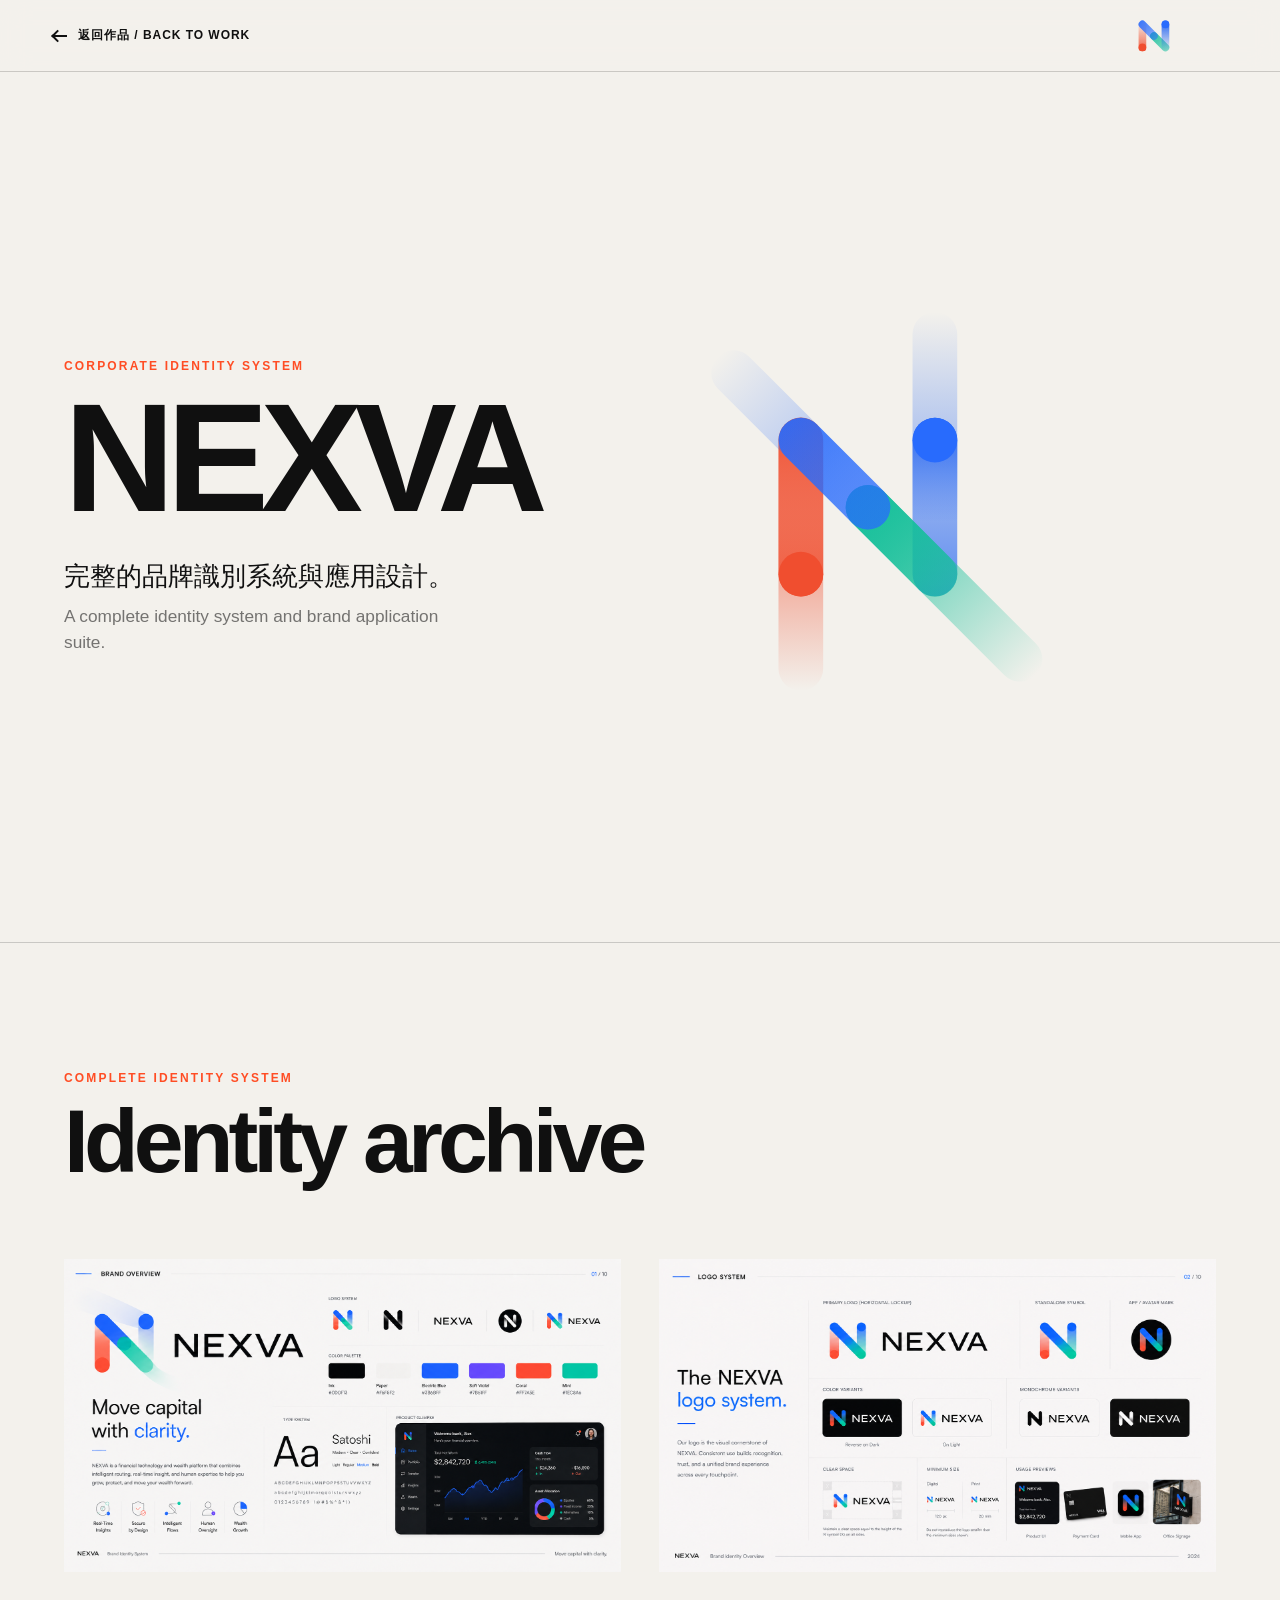
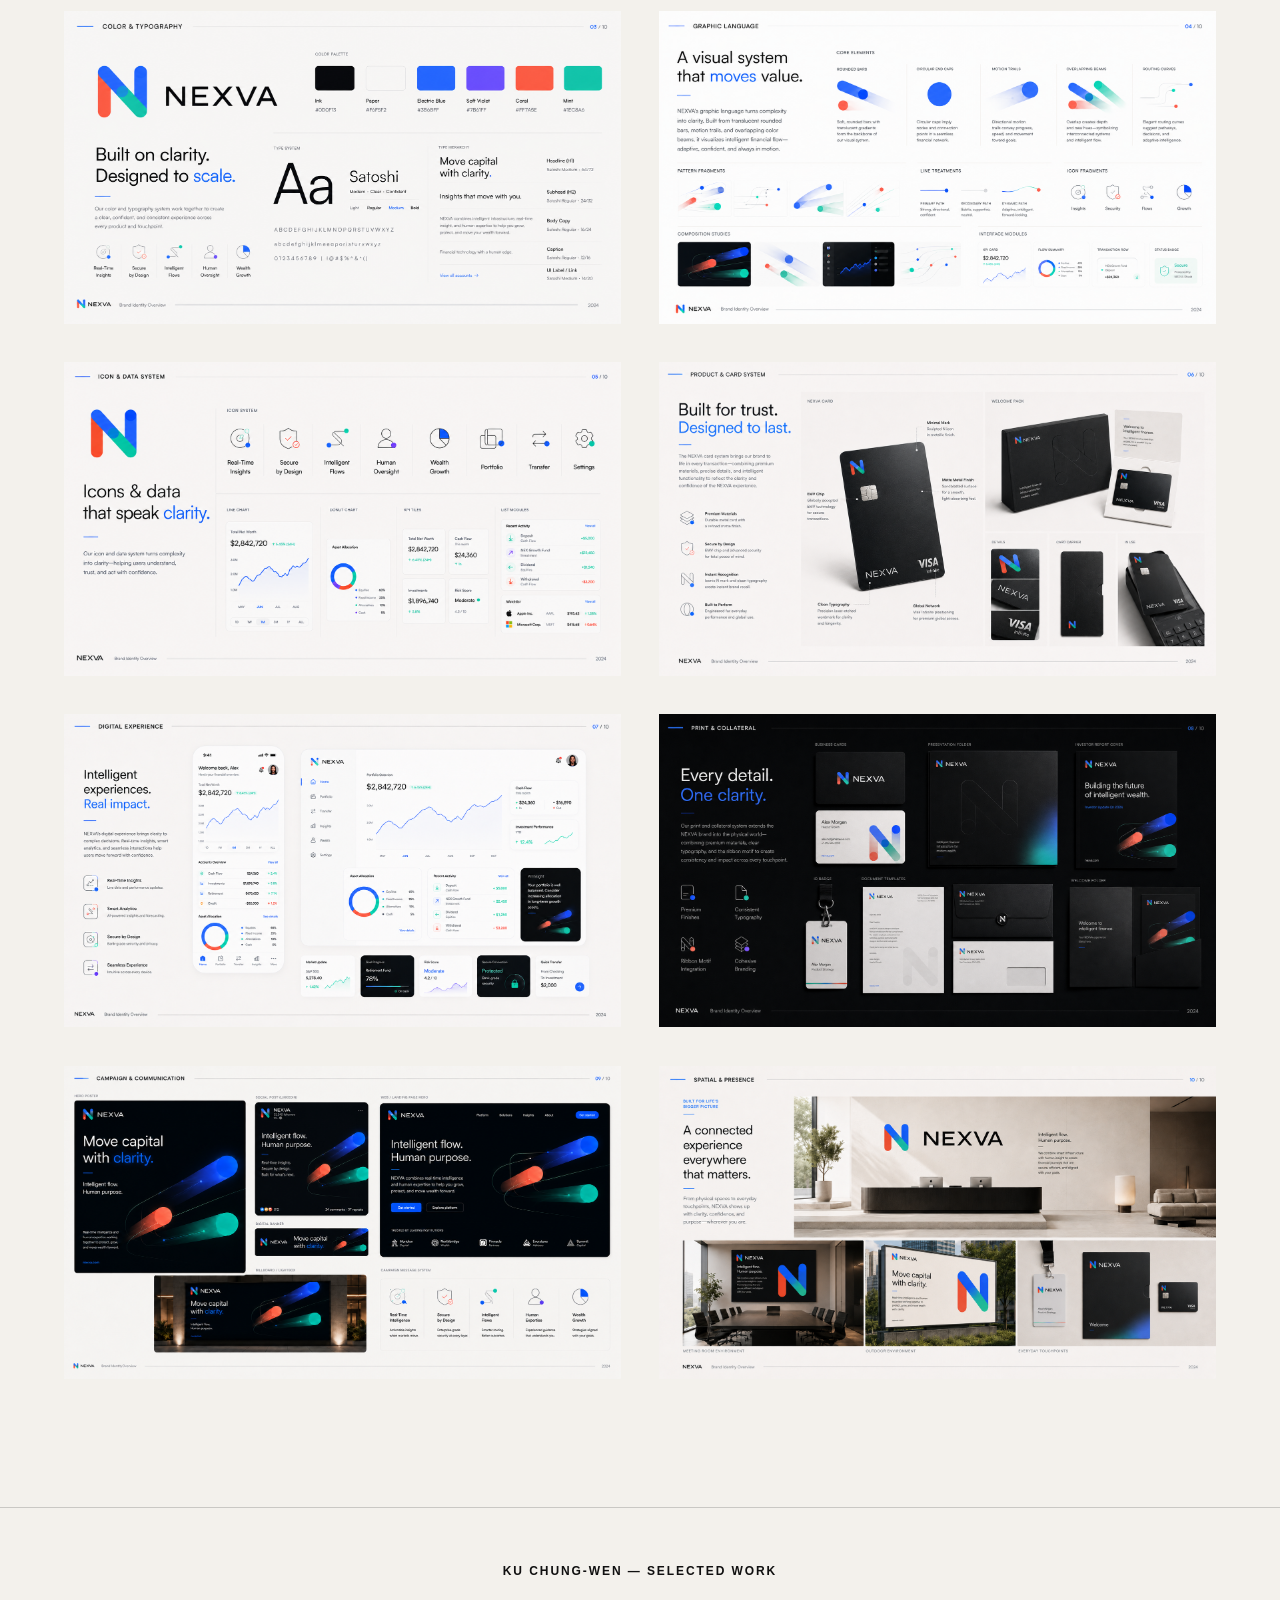
<file: nexva.html>
<!doctype html>
<html lang="en">
  <head>
    <meta charset="UTF-8" />
    <meta name="viewport" content="width=device-width, initial-scale=1.0" />
    <meta
      name="description"
      content="NEXVA corporate identity system and brand applications by Ku Chung-Wen."
    />
    <meta name="author" content="Ku Chung-Wen" />
    <meta name="robots" content="index, follow, max-image-preview:large" />
    <link rel="canonical" href="https://kuchungwen.netlify.app/nexva.html" />
    <meta property="og:type" content="article" />
    <meta property="og:locale" content="en_US" />
    <meta property="og:url" content="https://kuchungwen.netlify.app/nexva.html" />
    <meta property="og:title" content="NEXVA — Corporate Identity System" />
    <meta
      property="og:description"
      content="A fintech identity system and brand application showcase by Ku Chung-Wen."
    />
    <meta
      property="og:image"
      content="https://kuchungwen.netlify.app/assets/covers/cover-02-NEXVA.png"
    />
    <meta name="twitter:card" content="summary_large_image" />
    <title>NEXVA — Corporate Identity System</title>
    <link rel="stylesheet" href="nexva.css?v=20260615-1" />
  </head>
  <body>
    <header class="site-header">
      <a class="back-link" href="index.html#work"
        ><span class="ui-arrow ui-arrow-left" aria-hidden="true"></span>
        返回作品 / Back to work</a
      >
      <img
        class="brand-logo"
        src="assets/nexva-cis/icon-NEXVA.svg"
        alt="NEXVA"
      />
    </header>

    <main>
      <section class="hero">
        <div class="hero-copy">
          <p class="eyebrow">Corporate Identity System</p>
          <h1>NEXVA</h1>
          <p class="intro zh" lang="zh-Hant">完整的品牌識別系統與應用設計。</p>
          <p class="intro en">A complete identity system and brand application suite.</p>
        </div>
        <div class="hero-image hero-logo">
          <img
            src="assets/nexva-cis/icon-NEXVA-L.svg"
            alt="NEXVA logo"
          />
        </div>
      </section>

      <section class="archive" aria-labelledby="archive-title">
        <div class="section-heading">
          <p class="eyebrow">Complete Identity System</p>
          <h2 id="archive-title">Identity archive</h2>
        </div>
        <div class="gallery">
          <button class="gallery-trigger" type="button" data-image="1">
            <img loading="lazy" src="assets/nexva-cis/nexva-cis-01.png" alt="NEXVA CIS page 1" />
          </button>
          <button class="gallery-trigger" type="button" data-image="2">
            <img loading="lazy" src="assets/nexva-cis/nexva-cis-02.png" alt="NEXVA CIS page 2" />
          </button>
          <button class="gallery-trigger" type="button" data-image="3">
            <img loading="lazy" src="assets/nexva-cis/nexva-cis-03.png" alt="NEXVA CIS page 3" />
          </button>
          <button class="gallery-trigger" type="button" data-image="4">
            <img loading="lazy" src="assets/nexva-cis/nexva-cis-04.png" alt="NEXVA CIS page 4" />
          </button>
          <button class="gallery-trigger" type="button" data-image="5">
            <img loading="lazy" src="assets/nexva-cis/nexva-cis-05.png" alt="NEXVA CIS page 5" />
          </button>
          <button class="gallery-trigger" type="button" data-image="6">
            <img loading="lazy" src="assets/nexva-cis/nexva-cis-06.png" alt="NEXVA CIS page 6" />
          </button>
          <button class="gallery-trigger" type="button" data-image="7">
            <img loading="lazy" src="assets/nexva-cis/nexva-cis-07.png" alt="NEXVA CIS page 7" />
          </button>
          <button class="gallery-trigger" type="button" data-image="8">
            <img loading="lazy" src="assets/nexva-cis/nexva-cis-08.png" alt="NEXVA CIS page 8" />
          </button>
          <button class="gallery-trigger" type="button" data-image="9">
            <img loading="lazy" src="assets/nexva-cis/nexva-cis-09.png" alt="NEXVA CIS page 9" />
          </button>
          <button class="gallery-trigger" type="button" data-image="10">
            <img loading="lazy" src="assets/nexva-cis/nexva-cis-10.png" alt="NEXVA CIS page 10" />
          </button>
        </div>
      </section>
    </main>

    <footer>
      <a href="index.html#work">KU CHUNG-WEN — SELECTED WORK</a>
    </footer>

    <dialog class="image-dialog" aria-label="NEXVA CIS image viewer">
      <button class="dialog-close" type="button" aria-label="Close">
        <span class="ui-close" aria-hidden="true"></span>
      </button>
      <button class="dialog-nav dialog-prev" type="button" aria-label="Previous image">
        <span class="ui-arrow ui-arrow-left" aria-hidden="true"></span>
      </button>
      <img class="dialog-image" alt="" />
      <button class="dialog-nav dialog-next" type="button" aria-label="Next image">
        <span class="ui-arrow" aria-hidden="true"></span>
      </button>
      <p class="dialog-count" aria-live="polite"></p>
    </dialog>

    <script src="nexva.js?v=20260613-1"></script>
  </body>
</html>
</file>
<file: styles.css>
:root {
  --ink: #11110f;
  --paper: #f3f1e9;
  --soft: #dfddd4;
  --acid: #c8ff36;
  --red: #ef4d36;
  --white: #fffef9;
  --max: 1440px;
  --pad: clamp(24px, 5vw, 76px);
}

* {
  box-sizing: border-box;
}

html {
  scroll-behavior: smooth;
}

body {
  margin: 0;
  color: var(--ink);
  background: var(--paper);
  font-family:
    Arial, "Noto Sans TC", "PingFang TC", "Microsoft JhengHei", sans-serif;
  font-synthesis: none;
}

body.modal-open {
  overflow: hidden;
}

body.menu-open {
  overflow: hidden;
}

a {
  color: inherit;
  text-decoration: none;
}

button {
  font: inherit;
}

.ui-arrow {
  --icon-size: 18px;
  --icon-stroke: 2px;
  position: relative;
  display: inline-block;
  flex: 0 0 auto;
  width: var(--icon-size);
  height: var(--icon-size);
  color: currentColor;
}

.ui-arrow::before {
  content: "";
  position: absolute;
  left: 2px;
  right: 2px;
  top: 50%;
  height: var(--icon-stroke);
  background: currentColor;
  transform: translateY(-50%);
}

.ui-arrow::after {
  content: "";
  position: absolute;
  right: 2px;
  top: 50%;
  width: 7px;
  height: 7px;
  border-top: var(--icon-stroke) solid currentColor;
  border-right: var(--icon-stroke) solid currentColor;
  transform: translateY(-50%) rotate(45deg);
}

.ui-arrow-up-right {
  transform: rotate(-45deg);
}

.ui-arrow-down-right {
  transform: rotate(45deg);
}

.ui-arrow-down {
  transform: rotate(90deg);
}

.ui-arrow-left {
  transform: rotate(180deg);
}

.ui-plus,
.ui-close {
  --icon-size: 18px;
  --icon-stroke: 2px;
  position: relative;
  display: inline-block;
  flex: 0 0 auto;
  width: var(--icon-size);
  height: var(--icon-size);
  color: currentColor;
}

.ui-plus::before,
.ui-plus::after,
.ui-close::before,
.ui-close::after {
  content: "";
  position: absolute;
  left: 50%;
  top: 50%;
  width: 12px;
  height: var(--icon-stroke);
  background: currentColor;
}

.ui-plus::before {
  transform: translate(-50%, -50%);
}

.ui-plus::after {
  transform: translate(-50%, -50%) rotate(90deg);
}

.ui-close::before {
  transform: translate(-50%, -50%) rotate(45deg);
}

.ui-close::after {
  transform: translate(-50%, -50%) rotate(-45deg);
}

img {
  display: block;
  max-width: 100%;
}

.skip-link {
  position: fixed;
  left: 16px;
  top: -60px;
  z-index: 100;
  padding: 12px 16px;
  color: var(--paper);
  background: var(--ink);
  transition: top 0.2s;
}

.skip-link:focus {
  top: 16px;
}

.site-header {
  position: absolute;
  inset: 0 0 auto;
  z-index: 10;
  max-width: var(--max);
  height: 92px;
  margin: auto;
  padding: 0 var(--pad);
  display: flex;
  align-items: center;
  justify-content: space-between;
}

.brand {
  display: flex;
  align-items: center;
  width: 34px;
  height: 34px;
}

.brand img {
  width: 100%;
  height: 100%;
  object-fit: contain;
}

nav {
  display: flex;
  gap: clamp(18px, 3vw, 44px);
  margin-left: auto;
  margin-right: clamp(18px, 4vw, 58px);
}

nav a {
  position: relative;
  font-size: 13px;
  font-weight: 700;
}

nav a::after {
  content: "";
  position: absolute;
  left: 0;
  bottom: -7px;
  width: 100%;
  height: 2px;
  background: currentColor;
  transform: scaleX(0);
  transform-origin: right;
  transition: transform 0.25s ease;
}

nav a:hover::after,
nav a:focus-visible::after {
  transform: scaleX(1);
  transform-origin: left;
}

.menu-toggle {
  display: none;
}

.nav-contact-details {
  display: none;
}

.lang-toggle {
  width: 44px;
  height: 44px;
  border: 1px solid var(--ink);
  border-radius: 50%;
  color: var(--ink);
  background: transparent;
  cursor: pointer;
  font-size: 12px;
  font-weight: 900;
  transition:
    color 0.2s,
    background 0.2s;
}

.lang-toggle:hover {
  color: var(--paper);
  background: var(--ink);
}

.hero {
  position: relative;
  max-width: var(--max);
  min-height: 100svh;
  margin: auto;
  padding: 145px var(--pad) 72px;
  display: grid;
  grid-template-columns: minmax(0, 1.2fr) minmax(330px, 0.8fr);
  align-items: center;
  gap: clamp(42px, 6vw, 100px);
  overflow: hidden;
}

.hero::before {
  content: "";
  position: absolute;
  width: 500px;
  height: 500px;
  top: -190px;
  right: 18%;
  border: 1px solid rgba(17, 17, 15, 0.1);
  border-radius: 50%;
  pointer-events: none;
}

.eyebrow {
  margin: 0 0 28px;
  font-size: 11px;
  font-weight: 900;
  letter-spacing: 0.2em;
}

.hero h1 {
  max-width: 820px;
  margin: 0;
  font-size: clamp(54px, 7.4vw, 112px);
  line-height: 0.92;
  letter-spacing: -0.075em;
}

.hero h1 span {
  display: block;
}

.hero h1 .outline {
  color: var(--ink);
  -webkit-text-stroke: 0;
  text-shadow: 0.055em 0.07em 0 var(--acid);
}

.section-keyword {
  display: inline;
  color: var(--ink);
  text-shadow: 0.035em 0.045em 0 var(--acid);
}

.hero-intro {
  max-width: 650px;
  margin: 38px 0 0;
  font-size: clamp(16px, 1.35vw, 20px);
  line-height: 1.75;
}

.hero-actions {
  display: flex;
  flex-wrap: wrap;
  gap: 12px;
  margin-top: 40px;
}

.button {
  min-width: 166px;
  padding: 16px 18px;
  border: 1px solid var(--ink);
  display: flex;
  align-items: center;
  justify-content: space-between;
  gap: 24px;
  font-size: 13px;
  font-weight: 800;
  transition:
    transform 0.2s,
    box-shadow 0.2s;
}

.button:hover {
  transform: translate(-3px, -3px);
  box-shadow: 5px 5px 0 var(--ink);
}

.button.primary {
  background: var(--acid);
}

.button.secondary {
  background: var(--paper);
}

.hero-visual {
  position: relative;
  width: min(100%, 470px);
  aspect-ratio: 0.82;
  justify-self: end;
}

.portrait-frame {
  position: absolute;
  inset: 8% 7% 10% 12%;
  overflow: hidden;
  background: #ddd;
}

.portrait-frame::after {
  content: "";
  position: absolute;
  inset: 0;
  background: linear-gradient(180deg, transparent 55%, rgba(17, 17, 15, 0.42));
}

.portrait-frame img {
  width: 100%;
  height: 100%;
  object-fit: cover;
  object-position: 50% 24%;
  filter: contrast(1.03);
  transform: scale(1.01);
}

.portrait-label {
  position: absolute;
  z-index: 2;
  left: 22px;
  bottom: 18px;
  color: white;
  font-size: 11px;
  font-weight: 800;
  letter-spacing: 0.16em;
}

.hero-visual::before {
  content: "";
  position: absolute;
  inset: 0 0 18% 18%;
  border: 1px solid var(--ink);
  transform: rotate(6deg);
}

.award-card {
  position: absolute;
  z-index: 3;
  right: -4%;
  bottom: 2%;
  width: min(290px, 74%);
  color: var(--paper);
  background: var(--ink);
  box-shadow: 10px 10px 0 var(--acid);
}

.award-card a {
  color: inherit;
}

.award-card-main {
  padding: 16px 18px;
  display: grid;
  grid-template-columns: auto 1fr auto;
  align-items: center;
  gap: 13px;
}

.award-mark {
  display: block;
  width: 36px;
  height: 36px;
  object-fit: contain;
}

.award-card-copy strong,
.award-card-copy small {
  display: block;
}

.award-card-copy strong {
  font-size: 14px;
  letter-spacing: 0.08em;
}

.award-card-copy small {
  margin-top: 4px;
  color: #aaa;
  font-size: 9px;
}

.award-arrow,
.award-card-news .ui-arrow {
  --icon-size: 14px;
  --icon-stroke: 2px;
  transition: transform 0.2s;
}

.award-card-main:hover .award-arrow,
.award-card-news:hover span:last-child {
  transform: rotate(-45deg) translate(2px, -2px);
}

.award-card-news {
  padding: 10px 18px;
  border-top: 1px solid rgba(255, 255, 255, 0.18);
  display: flex;
  align-items: center;
  justify-content: space-between;
  color: #bbb !important;
  font-size: 10px;
  font-weight: 700;
  letter-spacing: 0.04em;
}

.award-card-news span:last-child {
  color: var(--paper);
  transition: transform 0.2s;
}

.orbit-text {
  position: absolute;
  top: 0;
  right: 0;
  writing-mode: vertical-rl;
  font-size: 9px;
  font-weight: 900;
  letter-spacing: 0.24em;
}

.section {
  padding: clamp(76px, 10vw, 150px) var(--pad);
}

.section-kicker {
  max-width: var(--max);
  margin: 0 auto clamp(48px, 7vw, 92px);
  border-top: 1px solid rgba(17, 17, 15, 0.35);
  padding-top: 14px;
}

.section-label {
  display: flex;
  align-items: baseline;
  gap: 14px;
}

.section-label strong {
  font-size: 14px;
  line-height: 1.2;
  letter-spacing: 0.04em;
}

.section-label span {
  color: #77756e;
  font-size: 9px;
  font-weight: 800;
  line-height: 1.2;
  letter-spacing: 0.16em;
  text-transform: uppercase;
}

.section-kicker.light {
  border-color: rgba(255, 255, 255, 0.28);
}

.section-kicker.light .section-label span,
.impact .section-label span {
  color: #777771;
}

.impact {
  color: var(--paper);
  background: var(--ink);
  padding-top: clamp(44px, 5vw, 68px);
  padding-bottom: clamp(44px, 5vw, 68px);
}

.impact .section-kicker {
  border-color: rgba(255, 255, 255, 0.28);
  margin-bottom: clamp(24px, 3vw, 38px);
}

.stats {
  max-width: var(--max);
  margin: auto;
  display: grid;
  grid-template-columns: repeat(4, 1fr);
}

.stat {
  min-height: 136px;
  padding: 12px clamp(16px, 2vw, 30px) 16px;
  border-left: 1px solid rgba(255, 255, 255, 0.22);
  display: flex;
  flex-direction: column;
  justify-content: flex-start;
  gap: clamp(24px, 2.8vw, 38px);
}

.stat:last-child {
  border-right: 1px solid rgba(255, 255, 255, 0.22);
}

.stat strong {
  color: var(--acid);
  font-size: clamp(44px, 5vw, 72px);
  line-height: 1;
  letter-spacing: -0.07em;
}

.stat p {
  max-width: 190px;
  margin: 0;
  font-size: 13px;
  line-height: 1.55;
}

.work {
  max-width: var(--max);
  margin: auto;
}

.work-heading {
  margin-bottom: clamp(46px, 7vw, 88px);
  display: grid;
  grid-template-columns: 1.15fr 0.55fr;
  align-items: end;
  gap: clamp(40px, 9vw, 150px);
}

.work-heading h2 {
  max-width: 820px;
  margin: 0;
  font-size: clamp(42px, 5.8vw, 84px);
  line-height: 1.04;
  letter-spacing: -0.06em;
}

.work-heading p {
  margin: 0 0 8px;
  font-size: 14px;
  line-height: 1.75;
}

.work-grid {
  display: grid;
  grid-template-columns: repeat(4, minmax(0, 1fr));
  gap: clamp(12px, 1.4vw, 22px);
}

.work-category {
  grid-column: 1 / -1;
  margin-top: clamp(18px, 3vw, 42px);
  padding: 14px 0;
  border-top: 1px solid rgba(17, 17, 15, 0.28);
  border-bottom: 1px solid rgba(17, 17, 15, 0.16);
  display: flex;
  justify-content: space-between;
  gap: 24px;
  color: #77756e;
}

.work-category:first-child {
  margin-top: 0;
}

.work-category p,
.work-category span {
  margin: 0;
  font-size: 10px;
  font-weight: 900;
  line-height: 1.3;
  letter-spacing: 0.14em;
  text-transform: uppercase;
}

.work-card {
  min-width: 0;
  border: 1px solid rgba(17, 17, 15, 0.22);
  background: var(--paper);
}

.work-link-card > a,
.cis-card {
  display: flex;
  flex-direction: column;
  width: 100%;
  height: 100%;
  padding: 0;
  border: 0;
  color: inherit;
  background: transparent;
  font: inherit;
  text-align: left;
  text-decoration: none;
}

.work-link-card > a {
  position: relative;
}

.cis-card {
  position: relative;
  cursor: pointer;
}

.work-link-card h3 i,
.cis-card h3 i,
.cis-card .work-meta > i {
  display: inline-block;
  position: absolute;
  right: 14px;
  bottom: 13px;
  width: 28px;
  height: 28px;
  border: 1px solid rgba(17, 17, 15, 0.3);
  border-radius: 50%;
  font-style: normal;
  transition: transform 0.2s;
}

.work-link-card h3 .ui-arrow {
  --icon-size: 28px;
  --icon-stroke: 2px;
}

.work-link-card h3 .ui-arrow::before {
  left: 7px;
  right: 7px;
}

.work-link-card h3 .ui-arrow::after {
  right: 7px;
  width: 6px;
  height: 6px;
}

.cis-card .ui-plus {
  --icon-size: 28px;
  --icon-stroke: 2px;
}

.work-link-card > a:hover h3 i,
.cis-card:hover h3 i,
.cis-card:hover .work-meta > i {
  transform: rotate(-45deg) translate(0.12em, -0.12em);
}

details.work-card {
  align-self: start;
}

.work-card summary {
  cursor: pointer;
  list-style: none;
}

.work-card summary::-webkit-details-marker {
  display: none;
}

.work-cover {
  aspect-ratio: 4 / 3;
  overflow: hidden;
  background: #eeeae1;
}

.work-card-wide .work-cover {
  aspect-ratio: 4 / 3;
}

.work-cover img {
  width: 100%;
  height: 100%;
  object-fit: cover;
  object-position: center;
  filter: grayscale(1) saturate(0) contrast(1.04);
  transition:
    filter 0.45s ease,
    transform 0.65s cubic-bezier(0.2, 0.75, 0.25, 1);
}

.work-card-wide .work-cover img {
  object-position: center;
}

.work-card:hover .work-cover img,
.work-card:focus-within .work-cover img {
  filter: grayscale(0) saturate(1) contrast(1);
  transform: scale(1.025);
}

.work-meta {
  position: relative;
  display: grid;
  grid-template-columns: minmax(0, 1fr);
  align-content: start;
  gap: 13px;
  min-height: 174px;
  padding: 18px 54px 22px 18px;
}

.work-meta > div {
  min-width: 0;
}

.work-meta span {
  display: block;
  min-height: 2.8em;
  color: #77756e;
  font-size: 8px;
  font-weight: 800;
  line-height: 1.4;
  letter-spacing: 0.14em;
  overflow-wrap: break-word;
}

.work-type {
  display: inline-flex;
  width: max-content;
  max-width: 100%;
  margin-bottom: 9px;
  padding: 5px 7px;
  border: 1px solid rgba(17, 17, 15, 0.22);
  border-radius: 999px;
  color: var(--ink);
  font-size: 8px;
  font-style: normal;
  font-weight: 900;
  line-height: 1.1;
  letter-spacing: 0.1em;
  text-transform: uppercase;
}

.work-type-commercial {
  background: var(--acid);
  border-color: rgba(17, 17, 15, 0.34);
}

.work-meta h3 {
  margin: 8px 0 0;
  font-size: clamp(20px, 1.65vw, 28px);
  line-height: 0.98;
  letter-spacing: -0.045em;
  overflow-wrap: break-word;
}

.work-meta p {
  display: -webkit-box;
  max-width: none;
  margin: 0;
  font-size: 11px;
  line-height: 1.55;
  overflow: hidden;
  overflow-wrap: break-word;
  -webkit-box-orient: vertical;
  -webkit-line-clamp: 3;
}

.case-points {
  margin: -2px 0 0;
  display: grid;
  gap: 7px;
}

.case-points div {
  min-width: 0;
}

.case-points dt {
  margin-bottom: 2px;
  color: var(--ink);
  font-size: 8px;
  font-weight: 900;
  line-height: 1.2;
  letter-spacing: 0.12em;
  text-transform: uppercase;
}

.case-points dd {
  margin: 0;
  color: #5e5c55;
  font-size: 10px;
  line-height: 1.45;
}

.cis-card .work-meta {
  padding-right: 52px;
}

.work-meta i {
  font-style: normal;
  transition: transform 0.25s;
}

.work-card[open] {
  grid-column: 1 / -1;
}

.cis-viewer {
  width: 100vw;
  max-width: none;
  height: 100vh;
  max-height: none;
  margin: 0;
  padding: 0;
  border: 0;
  overflow: hidden;
  color: var(--paper);
  background: #11110f;
  opacity: 0;
  transform: scale(0.985);
  transition:
    opacity 0.3s ease,
    transform 0.4s cubic-bezier(0.2, 0.75, 0.25, 1);
}

.cis-viewer::backdrop {
  background: rgba(0, 0, 0, 0.78);
  opacity: 0;
  transition: opacity 0.3s ease;
}

.cis-viewer[open] {
  opacity: 1;
  transform: scale(1);
}

.cis-viewer[open]::backdrop {
  opacity: 1;
}

@starting-style {
  .cis-viewer[open] {
    opacity: 0;
    transform: scale(0.985);
  }

  .cis-viewer[open]::backdrop {
    opacity: 0;
  }
}

.cis-viewer-bar,
.cis-viewer-footer {
  position: relative;
  z-index: 2;
  display: flex;
  align-items: center;
  justify-content: space-between;
  padding: 18px clamp(20px, 4vw, 60px);
}

.cis-viewer-bar {
  height: 88px;
  border-bottom: 1px solid rgba(255, 255, 255, 0.18);
}

.cis-viewer-bar p,
.cis-viewer-footer p {
  margin: 0;
  color: rgba(255, 255, 255, 0.58);
  font-size: 9px;
  font-weight: 800;
  letter-spacing: 0.15em;
}

.cis-viewer-bar h2 {
  margin: 5px 0 0;
  font-size: clamp(22px, 3vw, 38px);
  line-height: 1;
}

.cis-viewer-close,
.cis-viewer-nav {
  border: 0;
  color: var(--paper);
  background: transparent;
  cursor: pointer;
}

.cis-viewer-close {
  width: 44px;
  height: 44px;
  padding: 0;
  display: grid;
  place-items: center;
}

.cis-viewer-close .ui-close {
  --icon-size: 22px;
  --icon-stroke: 2px;
}

.cis-viewer-stage {
  display: grid;
  grid-template-columns: 72px minmax(0, 1fr) 72px;
  align-items: center;
  height: calc(100vh - 142px);
  min-height: 0;
}

.cis-viewer-frame {
  width: 100%;
  height: 100%;
  min-height: 0;
  padding: 20px;
  touch-action: pan-y;
}

.cis-viewer-image {
  display: block;
  width: 100%;
  height: 100%;
  object-fit: contain;
  user-select: none;
  -webkit-user-drag: none;
  opacity: 1;
  transform: translateX(0) scale(1);
  transition:
    opacity 0.16s ease,
    transform 0.24s cubic-bezier(0.2, 0.75, 0.25, 1);
}

.cis-viewer-frame.is-changing .cis-viewer-image {
  opacity: 0;
  transform: translateX(var(--cis-exit-x, -18px)) scale(0.988);
}

.cis-viewer-frame.from-prev {
  --cis-exit-x: 18px;
}

.cis-viewer-frame.from-next {
  --cis-exit-x: -18px;
}

.cis-viewer-frame.is-entering .cis-viewer-image {
  animation: cis-image-enter 0.32s cubic-bezier(0.2, 0.75, 0.25, 1);
}

.cis-viewer-nav {
  width: 100%;
  height: 100%;
  font-size: 30px;
}

.cis-viewer-nav .ui-arrow {
  --icon-size: 24px;
  --icon-stroke: 2px;
}

.cis-viewer-nav:hover,
.cis-viewer-close:hover {
  color: var(--acid);
}

.cis-viewer-footer {
  height: 54px;
  border-top: 1px solid rgba(255, 255, 255, 0.18);
}

.cis-viewer-external {
  padding: 8px 14px;
  border: 1px solid rgba(255, 255, 255, 0.35);
  display: inline-flex;
  align-items: center;
  gap: 9px;
  color: var(--paper);
  font-size: 9px;
  font-weight: 800;
  letter-spacing: 0.1em;
}

.cis-viewer-external:hover {
  border-color: var(--acid);
  color: var(--acid);
}

.work-card[open] summary .work-cover {
  height: clamp(300px, 34vw, 460px);
  aspect-ratio: auto;
}

.work-card[open] .work-gallery,
.work-card[open] .work-external {
  animation: work-content-enter 0.42s cubic-bezier(0.2, 0.75, 0.25, 1) both;
}

.work-card[open] .work-gallery img {
  animation: work-image-enter 0.5s cubic-bezier(0.2, 0.75, 0.25, 1) both;
}

.work-card[open] .work-gallery img:nth-child(2) {
  animation-delay: 0.07s;
}

.work-card.is-closing .work-gallery,
.work-card.is-closing .work-external {
  animation: work-content-exit 0.22s ease both;
}

@keyframes cis-image-enter {
  from {
    opacity: 0;
    transform: translateX(calc(var(--cis-exit-x, -18px) * -1)) scale(0.988);
  }
  to {
    opacity: 1;
    transform: translateX(0) scale(1);
  }
}

@keyframes work-content-enter {
  from {
    opacity: 0;
    transform: translateY(14px) scale(0.992);
  }
  to {
    opacity: 1;
    transform: translateY(0) scale(1);
  }
}

@keyframes work-image-enter {
  from {
    opacity: 0;
    transform: translateY(10px) scale(0.985);
  }
  to {
    opacity: 1;
    transform: translateY(0) scale(1);
  }
}

@keyframes work-content-exit {
  from {
    opacity: 1;
    transform: translateY(0) scale(1);
  }
  to {
    opacity: 0;
    transform: translateY(8px) scale(0.992);
  }
}

.work-card[open] .work-meta i {
  transform: rotate(45deg);
}

.work-gallery {
  padding: clamp(18px, 2.5vw, 34px);
  border-top: 1px solid rgba(17, 17, 15, 0.18);
  display: grid;
  grid-template-columns: repeat(2, minmax(0, 1fr));
  gap: clamp(12px, 2vw, 24px);
  background: #eae6dd;
}

.work-gallery.single {
  grid-template-columns: 1fr;
}

.work-gallery img {
  width: 100%;
  height: auto;
  display: block;
  background: white;
}

.work-external {
  padding: 16px clamp(20px, 2.5vw, 34px);
  border-top: 1px solid rgba(17, 17, 15, 0.18);
  display: flex;
  align-items: center;
  justify-content: space-between;
  color: var(--paper);
  background: var(--ink);
  font-size: 11px;
  font-weight: 800;
}

.work-external:hover {
  color: var(--ink);
  background: var(--acid);
}

.about {
  max-width: var(--max);
  margin: auto;
}

.about-grid {
  display: grid;
  grid-template-columns: 1.25fr 0.75fr;
  gap: clamp(50px, 10vw, 170px);
}

.about h2,
.expertise h2 {
  margin: 0;
  font-size: clamp(40px, 5.6vw, 82px);
  line-height: 1.08;
  letter-spacing: -0.055em;
}

.about-copy {
  align-self: end;
}

.about-copy p {
  margin: 0 0 24px;
  font-size: 16px;
  line-height: 1.8;
}

.dark {
  color: var(--paper);
  background: var(--ink);
}

.experience-case-grid {
  margin: 30px 0 0;
  padding-top: 24px;
  border-top: 1px solid rgba(255, 255, 255, 0.18);
  display: grid;
  grid-template-columns: repeat(2, minmax(0, 1fr));
  gap: clamp(18px, 2.6vw, 32px) clamp(22px, 3.6vw, 54px);
}

.experience-case-grid div {
  min-width: 0;
}

.experience-case-grid dt {
  margin-bottom: 7px;
  color: var(--acid);
  font-size: 9px;
  font-weight: 900;
  letter-spacing: 0.14em;
  text-transform: uppercase;
}

.experience-case-grid dd {
  margin: 0;
  color: #aaa9a3;
  font-size: 13px;
  line-height: 1.68;
}

.experience-heading {
  max-width: var(--max);
  margin: 0 auto clamp(66px, 8vw, 112px);
  display: grid;
  grid-template-columns: 1fr auto;
  gap: 40px;
  align-items: end;
}

.experience-heading h2 {
  max-width: 900px;
  margin: 0;
  font-size: clamp(42px, 6vw, 88px);
  line-height: 1.03;
  letter-spacing: -0.06em;
}

.experience-heading > p {
  margin: 0 0 9px;
  color: var(--acid);
  font-size: 12px;
  font-weight: 800;
  letter-spacing: 0.1em;
}

.timeline {
  max-width: var(--max);
  margin: auto;
}

.role {
  border-top: 1px solid rgba(255, 255, 255, 0.25);
  padding: clamp(34px, 5vw, 70px) 0;
  display: grid;
  grid-template-columns: 0.36fr 1fr;
  gap: 40px;
}

.role:last-child {
  border-bottom: 1px solid rgba(255, 255, 255, 0.25);
}

.role-meta p,
.role-meta span,
.company {
  margin: 0;
  font-size: 10px;
  font-weight: 800;
  letter-spacing: 0.13em;
}

.role-meta,
.role-main {
  min-width: 0;
}

.role-meta span {
  display: block;
  margin-top: 12px;
  color: #82827e;
}

.company {
  color: var(--acid);
}

.role h3 {
  margin: 12px 0 22px;
  font-size: clamp(29px, 3.5vw, 52px);
  line-height: 1.05;
  letter-spacing: -0.045em;
}

.role-focus {
  display: block;
  margin-top: 10px;
  color: #8b8a84;
  font-size: clamp(11px, 1.05vw, 15px);
  font-weight: 800;
  line-height: 1.3;
  letter-spacing: 0.09em;
  text-transform: uppercase;
}

.role-main > p:not(.company) {
  max-width: 780px;
  color: #c5c4bd;
  font-size: 16px;
  line-height: 1.75;
}

.tags {
  display: flex;
  flex-wrap: wrap;
  gap: 8px;
  margin-top: 28px;
}

.tags span {
  padding: 8px 11px;
  border: 1px solid #555550;
  border-radius: 30px;
  font-size: 9px;
  font-weight: 800;
  letter-spacing: 0.08em;
}

.brand-guide-card {
  max-width: 720px;
  min-height: 132px;
  margin-top: 32px;
  border: 1px solid #454540;
  display: grid;
  grid-template-columns: 190px 1fr auto;
  align-items: stretch;
  overflow: hidden;
  transition:
    border-color 0.25s,
    transform 0.25s,
    background 0.25s;
}

.brand-guide-card:hover {
  border-color: var(--acid);
  background: #181816;
  transform: translateY(-3px);
}

.brand-guide-cover {
  min-height: 130px;
  overflow: hidden;
  background: white;
}

.brand-guide-cover img {
  width: 100%;
  height: 100%;
  object-fit: cover;
  transition: transform 0.45s ease;
}

.brand-guide-card:hover .brand-guide-cover img {
  transform: scale(1.035);
}

.brand-guide-info {
  padding: 22px 26px;
  display: flex;
  flex-direction: column;
  justify-content: center;
  align-items: flex-start;
}

.brand-guide-info small,
.brand-guide-info > span {
  color: #8b8a84;
  font-size: 9px;
  font-weight: 800;
  letter-spacing: 0.1em;
  text-transform: uppercase;
}

.brand-guide-info strong {
  margin: 8px 0 12px;
  font-size: clamp(21px, 2.3vw, 32px);
  letter-spacing: -0.035em;
}

.brand-guide-card > i {
  --icon-size: 22px;
  --icon-stroke: 2px;
  align-self: center;
  margin-right: 24px;
  color: var(--acid);
  font-style: normal;
}

.brand-guide-card:hover > i {
  transform: rotate(-45deg) translate(2px, -2px);
}

.expertise {
  max-width: var(--max);
  margin: auto;
}

.expertise-grid {
  display: grid;
  grid-template-columns: 0.8fr 1.2fr;
  gap: clamp(50px, 9vw, 150px);
}

.capability {
  border-top: 1px solid rgba(17, 17, 15, 0.34);
  padding: 27px 0;
  display: grid;
  grid-template-columns: 42px 0.65fr 1fr;
  gap: 20px;
  align-items: baseline;
}

.capability > span {
  font-size: 10px;
  font-weight: 800;
}

.capability h3 {
  margin: 0;
  font-size: clamp(20px, 2vw, 30px);
  letter-spacing: -0.03em;
}

.capability p {
  margin: 0;
  color: #5c5b55;
  font-size: 13px;
  line-height: 1.65;
}

.foundation-block {
  margin-top: clamp(62px, 8vw, 116px);
  padding-top: 16px;
  border-top: 1px solid rgba(17, 17, 15, 0.34);
}

.early-career-heading {
  margin-bottom: clamp(18px, 2.5vw, 32px);
  display: grid;
  grid-template-columns: 0.36fr 1fr;
  gap: 40px;
}

.early-career-heading p,
.early-career-heading span {
  margin: 0;
}

.early-career-heading p {
  color: var(--ink);
  font-size: 11px;
  font-weight: 900;
  letter-spacing: 0.14em;
}

.early-career-heading span {
  max-width: 620px;
  color: #5c5b55;
  font-size: 14px;
  line-height: 1.7;
}

.early-career-list {
  display: grid;
  grid-template-columns: repeat(4, minmax(0, 1fr));
  border-top: 1px solid rgba(17, 17, 15, 0.22);
}

.early-role {
  min-height: 146px;
  padding: 16px 18px;
  border-right: 1px solid rgba(17, 17, 15, 0.18);
  border-bottom: 1px solid rgba(17, 17, 15, 0.18);
  display: grid;
  gap: 14px;
  align-content: start;
}

.early-role:last-child {
  border-right: 0;
}

.early-role > p,
.early-role div > span {
  margin: 0;
  color: #77756e;
  font-size: 9px;
  font-weight: 800;
  letter-spacing: 0.12em;
}

.early-role div > span {
  color: var(--ink);
}

.early-role h3 {
  margin: 6px 0 8px;
  font-size: clamp(22px, 2.2vw, 32px);
  line-height: 1.05;
  letter-spacing: -0.035em;
}

.early-role div > p {
  max-width: 390px;
  margin: 0;
  color: #5c5b55;
  font-size: 13px;
  line-height: 1.65;
}

.ai-feature {
  position: relative;
  margin-top: clamp(100px, 14vw, 210px);
  padding: clamp(34px, 5vw, 72px);
  color: var(--paper);
  background: var(--ink);
  overflow: hidden;
}

.ai-feature::before {
  content: "AI";
  position: absolute;
  top: -0.22em;
  right: -0.04em;
  color: transparent;
  -webkit-text-stroke: 1px rgba(255, 255, 255, 0.11);
  font-size: clamp(180px, 31vw, 460px);
  font-weight: 900;
  line-height: 1;
  letter-spacing: -0.1em;
  pointer-events: none;
}

.ai-feature-head {
  position: relative;
  z-index: 1;
  padding-bottom: clamp(44px, 7vw, 90px);
  border-bottom: 1px solid rgba(255, 255, 255, 0.24);
  display: grid;
  grid-template-columns: 1fr;
  gap: 30px;
  align-items: end;
}

.ai-label {
  margin-bottom: 28px;
}

.ai-label strong {
  color: var(--acid);
  font-size: 12px;
}

.ai-label span {
  color: #777771;
  font-size: 9px;
}

.ai-feature h2 {
  max-width: 950px;
  color: var(--paper);
  font-size: clamp(44px, 6vw, 86px);
}

.ai-feature-body {
  position: relative;
  z-index: 1;
  padding: clamp(44px, 7vw, 90px) 0;
  display: grid;
  grid-template-columns: 0.9fr 1.1fr;
  gap: clamp(50px, 8vw, 130px);
}

.ai-statement > p {
  margin: 0;
  color: #c5c4bd;
  font-size: 16px;
  line-height: 1.85;
}

.ai-statement blockquote {
  margin: 48px 0 0;
  padding-left: 24px;
  border-left: 3px solid var(--acid);
  font-size: clamp(23px, 2.8vw, 39px);
  font-weight: 800;
  line-height: 1.35;
  letter-spacing: -0.035em;
}

.ai-practices article {
  padding: 24px 0 28px;
  border-top: 1px solid rgba(255, 255, 255, 0.24);
  display: grid;
  grid-template-columns: 42px 0.7fr 1fr;
  gap: 18px;
  align-items: baseline;
}

.ai-practices article:last-child {
  border-bottom: 1px solid rgba(255, 255, 255, 0.24);
}

.ai-practices span {
  color: var(--acid);
  font-size: 10px;
  font-weight: 800;
}

.ai-practices h3 {
  margin: 0;
  font-size: clamp(18px, 2vw, 27px);
  letter-spacing: -0.03em;
}

.ai-practices p {
  margin: 0;
  color: #9c9b95;
  font-size: 12px;
  line-height: 1.7;
}

.ai-tools {
  position: relative;
  z-index: 1;
  padding-top: 22px;
  border-top: 1px solid rgba(255, 255, 255, 0.24);
  display: flex;
  flex-wrap: wrap;
  gap: 8px;
}

.ai-tools span {
  padding: 9px 13px;
  border: 1px solid #555550;
  border-radius: 30px;
  font-size: 9px;
  font-weight: 800;
  letter-spacing: 0.1em;
}

.client-strip {
  margin-top: clamp(90px, 13vw, 190px);
  padding-top: 16px;
  border-top: 1px solid rgba(17, 17, 15, 0.35);
}

.client-logo-viewport {
  width: 100%;
  margin-top: 46px;
  padding: 16px 0;
  overflow: hidden;
  background: transparent;
  -webkit-mask-image: linear-gradient(
    90deg,
    transparent,
    black 4%,
    black 96%,
    transparent
  );
  mask-image: linear-gradient(
    90deg,
    transparent,
    black 4%,
    black 96%,
    transparent
  );
}

.client-logo-track {
  --logo-height: clamp(61px, 6.8vw, 95px);
  --logo-width: calc(var(--logo-height) * 51.275);
  width: max-content;
  display: flex;
  animation: logo-marquee 72s linear infinite;
  will-change: transform;
}

.client-logo-track img {
  display: block;
  flex: 0 0 var(--logo-width);
  width: var(--logo-width);
  height: var(--logo-height);
  max-width: none;
  filter: grayscale(1) contrast(1.2);
}

.client-logo-viewport:hover .client-logo-track {
  animation-play-state: paused;
}

@keyframes logo-marquee {
  to {
    transform: translateX(-50%);
  }
}

.contact {
  text-align: center;
}

.contact h2 {
  max-width: 1280px;
  margin: 0 auto 34px;
  font-size: clamp(44px, 5.4vw, 86px);
  line-height: 1.08;
  letter-spacing: -0.05em;
  text-wrap: balance;
}

.contact .eyebrow {
  color: var(--acid);
}

.contact-intro {
  max-width: 680px;
  margin: 0 auto 30px;
  color: #bbb;
  font-size: clamp(15px, 1.5vw, 20px);
  line-height: 1.7;
}

.contact-services {
  display: flex;
  flex-wrap: wrap;
  justify-content: center;
  gap: 10px;
  margin: 0 auto 48px;
}

.contact-services span {
  padding: 10px 16px;
  border: 1px solid #4a4a45;
  border-radius: 999px;
  font-size: 10px;
  font-weight: 800;
  letter-spacing: 0.08em;
}

.contact-actions {
  width: min(100%, 920px);
  margin: 0 auto;
  display: grid;
  grid-template-columns: minmax(0, 1.55fr) minmax(230px, 0.45fr);
  gap: 12px;
}

.email-link,
.contact-phone {
  min-height: 112px;
  border: 1px solid #4a4a45;
  text-align: left;
  transition:
    color 0.2s,
    border-color 0.2s,
    background 0.2s;
}

.email-link {
  padding: 24px 28px;
  display: flex;
  align-items: center;
  justify-content: space-between;
  gap: 20px;
}

.email-link small,
.contact-phone small {
  display: block;
  margin-bottom: 10px;
  color: var(--acid);
  font-size: 10px;
  font-weight: 900;
  letter-spacing: 0.14em;
}

.email-link strong {
  font-size: clamp(19px, 2.4vw, 34px);
  overflow-wrap: anywhere;
}

.contact-phone {
  padding: 24px;
  display: flex;
  flex-direction: column;
  justify-content: center;
}

.contact-phone strong {
  font-size: 16px;
}

.email-link:hover,
.email-link:focus-visible {
  color: var(--ink);
  border-color: var(--acid);
  background: var(--acid);
}

.email-link:hover small,
.email-link:focus-visible small {
  color: var(--ink);
}

.contact-phone:hover,
.contact-phone:focus-visible {
  border-color: var(--paper);
}

.email-link .ui-arrow {
  --icon-size: 24px;
  --icon-stroke: 2px;
}

.contact-bottom {
  margin-top: 130px;
  padding-top: 20px;
  border-top: 1px solid #3c3c38;
  display: grid;
  grid-template-columns: 1fr auto auto 1fr;
  gap: 20px;
  font-size: 9px;
  font-weight: 800;
  letter-spacing: 0.1em;
}

.contact-bottom > * {
  min-width: 0;
  overflow-wrap: anywhere;
}

.contact-bottom p {
  margin: 0;
}

.contact-bottom p:first-child {
  text-align: left;
}

.contact-bottom p:last-child {
  text-align: right;
}

.reveal {
  opacity: 0;
  transform: translateY(24px);
  transition:
    opacity 0.7s ease,
    transform 0.7s ease;
}

.reveal.visible {
  opacity: 1;
  transform: none;
}

@media (max-width: 900px) {
  .site-header {
    position: fixed;
    background: rgba(243, 241, 233, 0.92);
    border-bottom: 1px solid rgba(17, 17, 15, 0.12);
    transition:
      color 0.2s ease,
      background 0.2s ease,
      border-color 0.2s ease;
  }

  .site-header.menu-open {
    background: var(--ink);
    border-color: transparent;
  }

  .site-header .brand,
  .site-header .lang-toggle,
  .site-header .menu-toggle {
    position: relative;
    z-index: 12;
  }

  .site-header nav {
    position: fixed;
    z-index: 11;
    inset: 0;
    margin: 0;
    padding: 116px var(--pad) 42px;
    display: flex;
    flex-direction: column;
    align-items: stretch;
    justify-content: flex-start;
    gap: 0;
    min-height: 100dvh;
    overflow-y: auto;
    overscroll-behavior: contain;
    color: var(--paper);
    background: var(--ink);
    opacity: 0;
    visibility: hidden;
    pointer-events: none;
    transform: translateY(-12px);
    transition:
      opacity 0.25s ease,
      visibility 0.25s ease,
      transform 0.25s ease;
  }

  .site-header nav a {
    padding: 14px 0;
    border-bottom: 1px solid #3c3c38;
    font-size: clamp(26px, 6vw, 42px);
    line-height: 1.15;
    letter-spacing: -0.04em;
  }

  .site-header nav a::after {
    display: none;
  }

  .site-header nav .nav-contact {
    margin-top: 24px;
    padding: 20px 22px;
    border: 1px solid var(--acid);
    color: var(--ink);
    background: var(--acid);
    font-size: 18px;
    letter-spacing: 0;
  }

  .site-header nav .nav-contact-details {
    padding: 22px 0 0;
    display: grid;
    grid-template-columns: 1.35fr 0.65fr;
    gap: 14px 24px;
  }

  .site-header nav .nav-contact-details > p {
    grid-column: 1 / -1;
    margin: 0;
    color: #8c8c84;
    font-size: 10px;
    font-weight: 900;
    letter-spacing: 0.14em;
  }

  .site-header nav .nav-contact-details a {
    min-width: 0;
    padding: 0;
    border: 0;
    font-size: 13px;
    line-height: 1.35;
    letter-spacing: 0;
  }

  .site-header nav .nav-contact-details a:hover,
  .site-header nav .nav-contact-details a:focus-visible {
    color: var(--acid);
  }

  .site-header nav .nav-contact-details span {
    display: block;
    margin-bottom: 6px;
    color: #8c8c84;
    font-size: 8px;
    font-weight: 900;
    letter-spacing: 0.14em;
  }

  .site-header nav .nav-contact-details strong {
    display: block;
    font-size: 12px;
    overflow-wrap: anywhere;
  }

  .site-header.menu-open nav {
    opacity: 1;
    visibility: visible;
    pointer-events: auto;
    transform: none;
  }

  .site-header.menu-open .brand img {
    filter: invert(1);
  }

  .site-header.menu-open .lang-toggle,
  .site-header.menu-open .menu-toggle {
    color: var(--paper);
    border-color: var(--paper);
  }

  .lang-toggle {
    margin-left: auto;
    margin-right: 10px;
  }

  .menu-toggle {
    width: 44px;
    height: 44px;
    padding: 0;
    border: 1px solid var(--ink);
    border-radius: 50%;
    display: grid;
    place-content: center;
    gap: 6px;
    color: var(--ink);
    background: transparent;
    cursor: pointer;
  }

  .menu-toggle span {
    width: 16px;
    height: 1.5px;
    background: currentColor;
    transition:
      transform 0.2s ease,
      opacity 0.2s ease;
  }

  .menu-toggle[aria-expanded="true"] span:first-child {
    transform: translateY(3.75px) rotate(45deg);
  }

  .menu-toggle[aria-expanded="true"] span:last-child {
    transform: translateY(-3.75px) rotate(-45deg);
  }

  .hero {
    min-height: auto;
    grid-template-columns: 1fr;
    padding-top: 130px;
  }

  .hero-copy {
    z-index: 2;
  }

  .hero-visual {
    width: min(92%, 520px);
    justify-self: center;
  }

  .stats {
    grid-template-columns: 1fr 1fr;
  }

  .stat:nth-child(3) {
    border-top: 1px solid rgba(255, 255, 255, 0.22);
  }

  .stat:nth-child(4) {
    border-top: 1px solid rgba(255, 255, 255, 0.22);
  }

  .about-grid,
  .work-heading,
  .expertise-grid {
    grid-template-columns: 1fr;
  }

  .work-grid {
    grid-template-columns: repeat(2, minmax(0, 1fr));
  }

  .work-category {
    flex-direction: column;
    gap: 6px;
  }

  .work-card[open] {
    grid-column: auto;
  }

  .work-card[open] summary .work-cover {
    height: 320px;
  }

  .ai-feature-head,
  .ai-feature-body {
    grid-template-columns: 1fr;
  }


  .experience-heading {
    grid-template-columns: 1fr;
  }

  .role {
    grid-template-columns: 1fr;
    gap: 30px;
  }

  .early-career-heading {
    grid-template-columns: 1fr;
    gap: 14px;
  }

  .early-career-list {
    grid-template-columns: repeat(2, minmax(0, 1fr));
  }

  .early-role:nth-child(even) {
    border-right: 0;
  }

  .early-role:nth-child(odd) {
    border-right: 1px solid rgba(17, 17, 15, 0.18);
  }

  .brand-guide-card {
    max-width: none;
  }

  .contact-bottom {
    grid-template-columns: 1fr;
  }

  .contact-actions {
    grid-template-columns: 1fr;
  }

  .contact-bottom p,
  .contact-bottom p:first-child,
  .contact-bottom p:last-child {
    text-align: center;
  }
}

@media (max-width: 560px) {
  .site-header {
    height: 76px;
  }

  .site-header nav .nav-contact-details {
    grid-template-columns: 1fr;
  }

  .hero {
    padding-top: 108px;
  }

  .section-label {
    flex-direction: column;
    gap: 5px;
  }

  .hero h1 {
    font-size: clamp(40px, 11.5vw, 54px);
    line-height: 0.98;
    letter-spacing: -0.055em;
  }

  .hero h1 .outline {
    margin-top: 0.08em;
    color: var(--ink);
    white-space: nowrap;
    text-shadow: 0.045em 0.06em 0 var(--acid);
  }

  .section-keyword {
    text-shadow: 0.03em 0.04em 0 var(--acid);
  }

  .hero-intro {
    font-size: 15px;
  }

  .hero-visual {
    width: 100%;
  }

  .portrait-frame img {
    object-position: 50% 18%;
  }

  .stats {
    grid-template-columns: 1fr 1fr;
  }

  .stat {
    min-height: 132px;
    gap: 20px;
    border-bottom: 1px solid rgba(255, 255, 255, 0.22);
  }

  .stat:nth-child(even) {
    border-right: 1px solid rgba(255, 255, 255, 0.22);
  }

  .stat strong {
    font-size: clamp(40px, 13vw, 54px);
  }

  .stat p {
    font-size: 11px;
  }

  .work-heading {
    gap: 24px;
  }

  .work-heading h2 {
    font-size: clamp(42px, 13vw, 62px);
  }

  .work-grid {
    grid-template-columns: 1fr;
  }

  .experience-case-grid {
    grid-template-columns: 1fr;
  }

  .work-category {
    margin-top: 28px;
  }

  .early-career-list {
    grid-template-columns: 1fr;
  }

  .early-role {
    min-height: 0;
    padding: 14px 0;
    border-right: 0;
    gap: 8px;
  }

  .early-role:nth-child(odd) {
    border-right: 0;
  }

  .work-cover,
  .work-card-wide .work-cover {
    aspect-ratio: 4 / 3;
  }

  .work-meta {
    min-height: 124px;
    padding: 18px 54px 18px 18px;
    gap: 12px;
  }

  .work-meta p {
    display: none;
  }

  .cis-viewer-bar {
    height: 72px;
    padding: 12px 16px;
  }

  .cis-viewer-bar p,
  .cis-viewer-footer p:last-child {
    display: none;
  }

  .cis-viewer-stage {
    position: relative;
    display: block;
    height: calc(100vh - 116px);
  }

  .cis-viewer-frame {
    padding: 8px;
  }

  .cis-viewer-nav {
    position: absolute;
    z-index: 2;
    bottom: 12px;
    width: 54px;
    height: 54px;
    border: 1px solid rgba(255, 255, 255, 0.3);
    background: rgba(17, 17, 15, 0.76);
  }

  .cis-viewer-prev {
    left: 12px;
  }

  .cis-viewer-next {
    right: 12px;
  }

  .cis-viewer-footer {
    height: 44px;
    justify-content: center;
  }

  .work-gallery {
    grid-template-columns: 1fr;
    padding: 12px;
  }

  .work-card[open] summary .work-cover {
    height: 240px;
  }

  .capability {
    grid-template-columns: 30px 1fr;
  }

  .brand-guide-card {
    grid-template-columns: 112px minmax(0, 1fr) 24px;
    min-height: 112px;
  }

  .brand-guide-cover {
    min-height: 110px;
  }

  .brand-guide-info {
    padding: 16px;
  }

  .brand-guide-info strong {
    margin: 6px 0 9px;
    font-size: 19px;
  }

  .brand-guide-info small,
  .brand-guide-info > span {
    font-size: 7px;
  }

  .brand-guide-card > i {
    --icon-size: 18px;
    margin-right: 6px;
  }

  .client-logo-viewport {
    margin-top: 30px;
    padding: 12px 0;
  }

  .client-logo-track {
    --logo-height: 65px;
    animation-duration: 68s;
  }

  .capability p {
    grid-column: 2;
  }

  .ai-feature {
    margin-right: calc(var(--pad) * -1);
    margin-left: calc(var(--pad) * -1);
    padding: 60px var(--pad);
  }

  .ai-practices article {
    grid-template-columns: 30px 1fr;
  }

  .ai-practices p {
    grid-column: 2;
  }

  .contact-bottom {
    margin-top: 72px;
  }

  .contact h2 {
    margin-bottom: 24px;
    font-size: clamp(38px, 11vw, 52px);
  }

  .contact-services {
    justify-content: flex-start;
    margin-bottom: 34px;
  }

  .contact-actions {
    gap: 8px;
  }

  .email-link,
  .contact-phone {
    min-height: 96px;
  }

  .email-link {
    padding: 20px;
  }

  .email-link strong {
    font-size: clamp(17px, 5.2vw, 22px);
  }

  .contact-phone {
    padding: 20px;
  }
}

@media (hover: none) {
  .work-cover img {
    filter: grayscale(0) saturate(1) contrast(1);
  }
}

@media (prefers-reduced-motion: reduce) {
  .cis-viewer,
  .cis-viewer::backdrop,
  .cis-viewer-image {
    transition: none;
  }

  .cis-viewer-frame.is-entering .cis-viewer-image,
  .work-card[open] .work-gallery,
  .work-card[open] .work-external,
  .work-card[open] .work-gallery img {
    animation: none;
  }
}

@media (prefers-reduced-motion: reduce) {
  html {
    scroll-behavior: auto;
  }

  *,
  *::before,
  *::after {
    animation-duration: 0.01ms !important;
    transition-duration: 0.01ms !important;
  }

  .reveal {
    opacity: 1;
    transform: none;
  }

  .client-logo-track {
    animation: none;
  }
}
</file>
<file: nexva.css>
:root {
  color-scheme: light;
  --ink: #101010;
  --paper: #f3f1ec;
  --line: rgba(16, 16, 16, 0.18);
  --accent: #ff4d24;
}

* {
  box-sizing: border-box;
}

html {
  scroll-behavior: smooth;
}

body {
  margin: 0;
  background: var(--paper);
  color: var(--ink);
  font-family: Arial, "Noto Sans TC", sans-serif;
}

a {
  color: inherit;
  text-decoration: none;
}

button {
  color: inherit;
  font: inherit;
}

.ui-arrow,
.ui-close {
  --icon-size: 18px;
  --icon-stroke: 2px;
  position: relative;
  display: inline-block;
  flex: 0 0 auto;
  width: var(--icon-size);
  height: var(--icon-size);
  color: currentColor;
}

.ui-arrow::before {
  content: "";
  position: absolute;
  left: 2px;
  right: 2px;
  top: 50%;
  height: var(--icon-stroke);
  background: currentColor;
  transform: translateY(-50%);
}

.ui-arrow::after {
  content: "";
  position: absolute;
  right: 2px;
  top: 50%;
  width: 7px;
  height: 7px;
  border-top: var(--icon-stroke) solid currentColor;
  border-right: var(--icon-stroke) solid currentColor;
  transform: translateY(-50%) rotate(45deg);
}

.ui-arrow-left {
  transform: rotate(180deg);
}

.ui-close::before,
.ui-close::after {
  content: "";
  position: absolute;
  left: 50%;
  top: 50%;
  width: 14px;
  height: var(--icon-stroke);
  background: currentColor;
}

.ui-close::before {
  transform: translate(-50%, -50%) rotate(45deg);
}

.ui-close::after {
  transform: translate(-50%, -50%) rotate(-45deg);
}

.site-header {
  position: sticky;
  z-index: 10;
  top: 0;
  display: flex;
  align-items: center;
  justify-content: space-between;
  min-height: 72px;
  padding: 18px clamp(20px, 4vw, 64px);
  border-bottom: 1px solid var(--line);
  background: rgba(243, 241, 236, 0.92);
  backdrop-filter: blur(14px);
}

.back-link {
  display: inline-flex;
  align-items: center;
  gap: 9px;
  font-size: 12px;
  font-weight: 700;
  letter-spacing: 0.08em;
  text-transform: uppercase;
}

.brand-logo {
  width: min(150px, 30vw);
  max-height: 34px;
}

main {
  width: min(1440px, 100%);
  margin: 0 auto;
}

.hero {
  display: grid;
  grid-template-columns: minmax(260px, 0.72fr) minmax(0, 1.28fr);
  gap: clamp(28px, 5vw, 90px);
  align-items: center;
  min-height: calc(100vh - 72px);
  padding: clamp(48px, 8vw, 120px) clamp(20px, 5vw, 80px);
}

.eyebrow {
  margin: 0 0 16px;
  color: var(--accent);
  font-size: 12px;
  font-weight: 800;
  letter-spacing: 0.18em;
  text-transform: uppercase;
}

h1,
h2 {
  margin: 0;
  letter-spacing: -0.055em;
  line-height: 0.9;
}

h1 {
  font-size: clamp(72px, 12vw, 180px);
}

h2 {
  font-size: clamp(44px, 7vw, 96px);
}

.intro {
  max-width: 480px;
  margin: 30px 0 0;
  font-size: clamp(18px, 2vw, 28px);
  line-height: 1.5;
}

.intro.en {
  margin-top: 8px;
  color: rgba(16, 16, 16, 0.56);
  font-size: clamp(14px, 1.35vw, 19px);
}

.gallery-trigger {
  display: block;
  width: 100%;
  padding: 0;
  overflow: hidden;
  border: 0;
  background: #fff;
  cursor: zoom-in;
}

.gallery-trigger img {
  display: block;
  width: 100%;
  height: auto;
  transition: transform 350ms ease;
}

.gallery-trigger:hover img {
  transform: scale(1.012);
}

.hero-image {
  box-shadow: 0 30px 80px rgba(16, 16, 16, 0.12);
}

.hero-logo {
  display: grid;
  min-height: clamp(420px, 52vw, 700px);
  place-items: center;
  overflow: hidden;
  background: transparent;
  box-shadow: none;
}

.hero-logo img {
  width: min(56%, 430px);
  height: auto;
}

.archive {
  padding: clamp(70px, 10vw, 150px) clamp(20px, 5vw, 80px);
  border-top: 1px solid var(--line);
}

.section-heading {
  margin-bottom: clamp(36px, 6vw, 80px);
}

.gallery {
  display: grid;
  grid-template-columns: repeat(2, minmax(0, 1fr));
  gap: clamp(16px, 3vw, 44px);
  align-items: start;
}

footer {
  display: flex;
  justify-content: center;
  padding: 56px 20px;
  border-top: 1px solid var(--line);
  font-size: 12px;
  font-weight: 800;
  letter-spacing: 0.16em;
}

.image-dialog {
  width: 100vw;
  max-width: none;
  height: 100vh;
  max-height: none;
  margin: 0;
  padding: 58px clamp(48px, 8vw, 120px);
  border: 0;
  background: rgba(10, 10, 10, 0.96);
  color: #fff;
}

.image-dialog::backdrop {
  background: rgba(0, 0, 0, 0.8);
}

.dialog-image {
  display: block;
  width: 100%;
  height: 100%;
  object-fit: contain;
}

.dialog-close,
.dialog-nav {
  position: fixed;
  z-index: 2;
  border: 0;
  background: transparent;
  color: #fff;
  cursor: pointer;
}

.dialog-close {
  top: 14px;
  right: 22px;
  width: 44px;
  height: 44px;
  display: grid;
  place-items: center;
}

.dialog-close .ui-close {
  --icon-size: 22px;
}

.dialog-nav {
  top: 50%;
  width: 44px;
  height: 44px;
  display: grid;
  place-items: center;
  transform: translateY(-50%);
}

.dialog-nav .ui-arrow {
  --icon-size: 22px;
}

.dialog-prev {
  left: 18px;
}

.dialog-next {
  right: 18px;
}

.dialog-count {
  position: fixed;
  right: 24px;
  bottom: 16px;
  margin: 0;
  font-size: 12px;
  letter-spacing: 0.12em;
}

@media (max-width: 760px) {
  .site-header {
    min-height: 60px;
  }

  .hero {
    grid-template-columns: 1fr;
    min-height: auto;
    padding-top: 64px;
  }

  .hero-copy {
    padding-bottom: 12px;
  }

  .hero-logo {
    min-height: min(88vw, 520px);
  }

  .gallery {
    grid-template-columns: 1fr;
  }

  .image-dialog {
    padding: 52px 12px;
  }

  .dialog-nav {
    top: auto;
    bottom: 12px;
    transform: none;
  }
}
</file>
